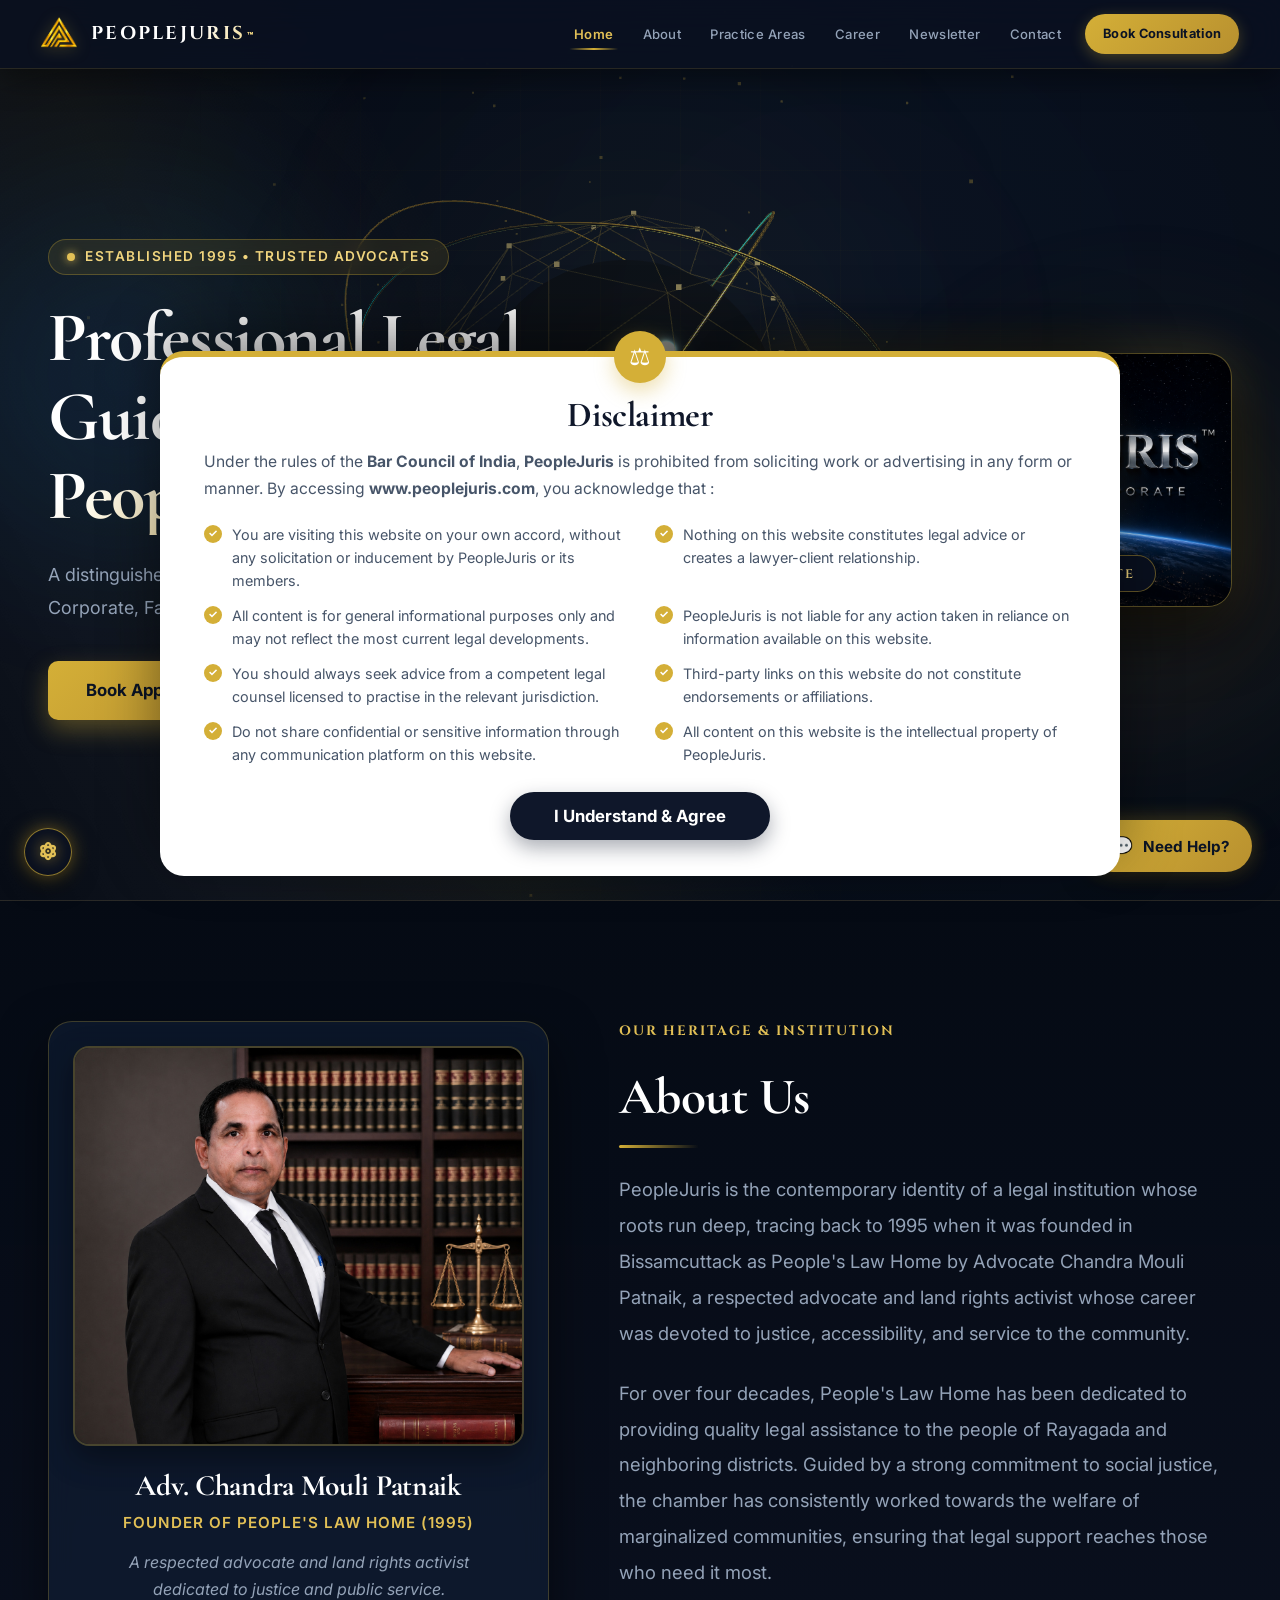
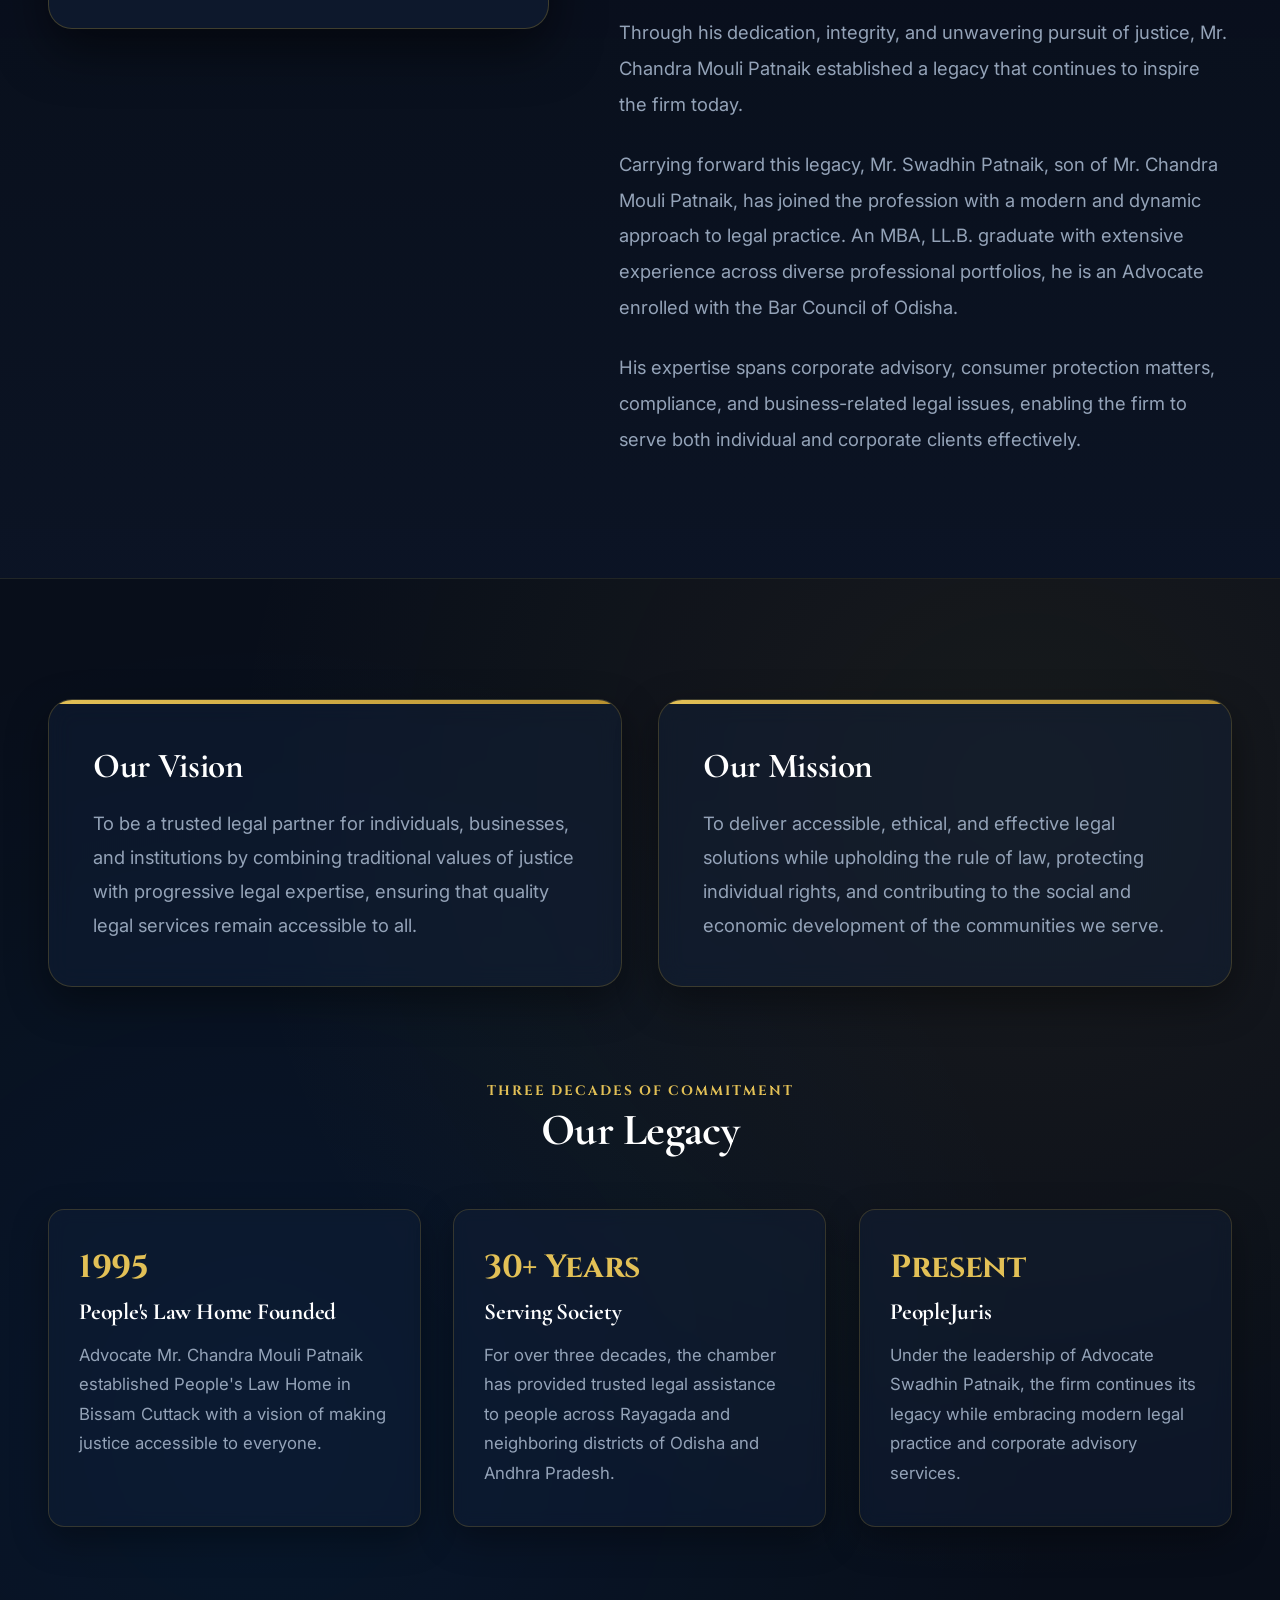
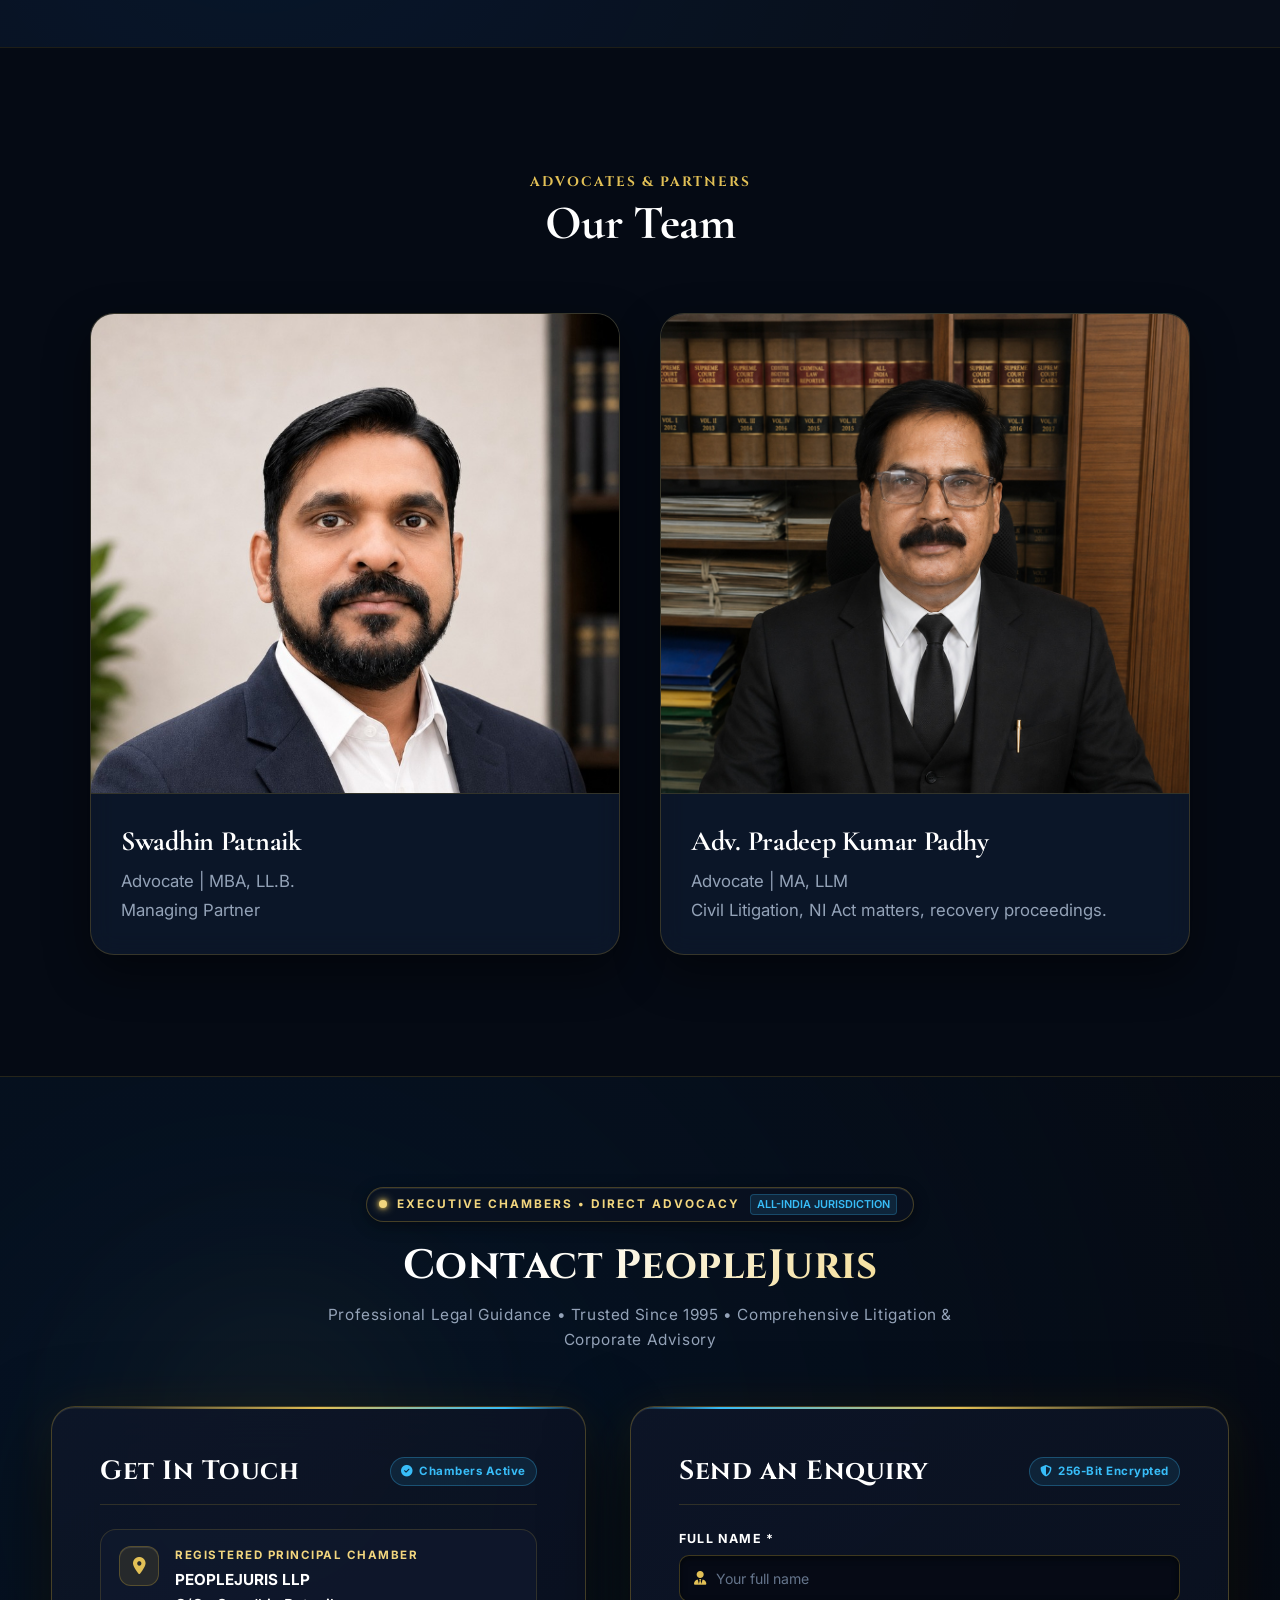
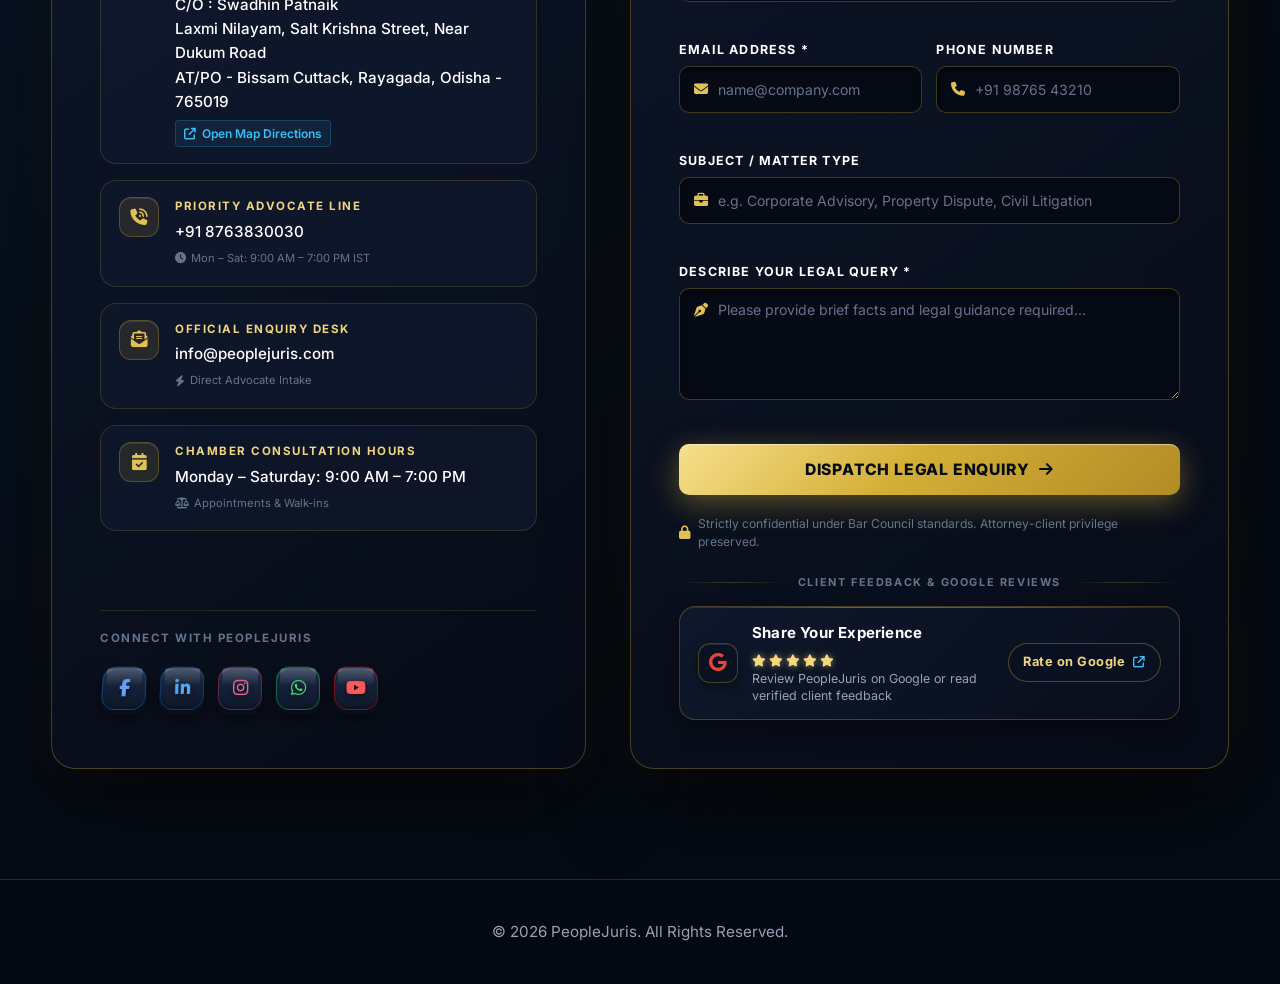
<file: index.html>
<!DOCTYPE html>
<html lang="en">
<head>
    <meta charset="UTF-8">
    <meta name="viewport" content="width=device-width, initial-scale=1.0">
    <meta name="description" content="PeopleJuris LLP is a trusted law firm providing legal services in Civil, Criminal, Corporate, Family, Property, Consumer and Business Law across Odisha and India.">
    <meta name="keywords" content="PeopleJuris LLP, Law Firm, Advocate, Rayagada Lawyer, Corporate Lawyer, Civil Lawyer, Criminal Lawyer">
    <meta name="author" content="PeopleJuris LLP">
    <title>PeopleJuris LLP | Trusted Law Firm in Odisha</title>

    <!-- Favicon -->
    <link rel="icon" href="favicon.ico">
    <link rel="icon" type="image/png" sizes="48x48" href="images/favicon.png">
    <link rel="apple-touch-icon" href="images/favicon.png">

    <!-- Google Fonts -->
    <link rel="preconnect" href="https://fonts.googleapis.com">
    <link rel="preconnect" href="https://fonts.gstatic.com" crossorigin>
    <link href="https://fonts.googleapis.com/css2?family=Cinzel:wght@700&family=Cormorant+Garamond:wght@500;600;700&family=Inter:wght@300;400;500;600;700;800&display=swap" rel="stylesheet">

    <!-- Font Awesome -->
    <link rel="stylesheet" href="https://cdnjs.cloudflare.com/ajax/libs/font-awesome/6.7.2/css/all.min.css">

    <!-- Stylesheets -->
    <link rel="stylesheet" href="css/style.css">
    <link rel="stylesheet" href="css/mobile.css">

    <!-- Structured Data -->
    <script type="application/ld+json">
    {
      "@context": "https://schema.org",
      "@type": "LegalService",
      "name": "PeopleJuris LLP",
      "url": "https://peoplejuris.com",
      "logo": "https://peoplejuris.com/images/favicon.png",
      "telephone": "+918763830030",
      "email": "info@peoplejuris.com",
      "address": {
        "@type": "PostalAddress",
        "streetAddress": "Laxmi Nilayam, Salt Krishna Street, Near Dukum Road, AT/PO - Bissam Cuttack",
        "addressLocality": "Rayagada",
        "addressRegion": "Odisha",
        "postalCode": "765019",
        "addressCountry": "IN"
      }
    }
    </script>
</head>
<body>

    <!-- Header Navigation -->
    <nav>
        <a href="index.html" class="logo" aria-label="PeopleJuris Home">
            <img src="images/favicon.png" alt="PeopleJuris Logo">
            <span>peoplejuris<sup class="tm-mark">™</sup></span>
        </a>

        <button class="menu-toggle" id="menuToggle" aria-label="Toggle navigation menu" aria-expanded="false">☰</button>

        <ul id="navLinks">
            <li><a href="#home" class="active">Home</a></li>
            <li><a href="#about">About</a></li>
            <li><a href="practice-areas.html">Practice Areas</a></li>
            <li><a href="career.html">Career</a></li>
            <li><a href="newsletter.html">Newsletter</a></li>
            <li><a href="#contact">Contact</a></li>
            <li><a href="consultation.html" class="nav-cta">Book Consultation</a></li>
        </ul>
    </nav>

    <main>
        <!-- Hero Section with Ambient 3D Depth -->
        <section class="hero" id="home">
            <!-- Ambient Background Engine -->
            <div class="ambient-canvas-wrapper" aria-hidden="true">
                <div class="ambient-glow-blue"></div>
                <div class="ambient-glow-gold"></div>
                <div class="ambient-glow-center"></div>
                <div class="hero-light"></div>
                <div class="bg-grid-overlay"></div>
            </div>

            <div class="hero-inner">
                <!-- Hero Typography & CTAs -->
                <div class="hero-content">
                    <div class="hero-badge">
                        <span class="badge-dot"></span>
                        Established 1995 • Trusted Advocates
                    </div>

                    <h1>
                        Professional Legal Guidance.<br>
                        <span class="gold-text">PeopleJuris LLP</span>
                    </h1>

                    <p class="hero-subtext">
                        A distinguished law firm providing strategic legal counsel in Civil, Criminal, Corporate, Family, Property, and Consumer Law across Odisha and India.
                    </p>

                    <div class="hero-actions">
                        <a href="consultation.html" class="hero-btn">Book Appointment</a>
                        <a href="practice-areas.html" class="btn-secondary">Explore Practice Areas</a>
                    </div>
                </div>

                <!-- 3D Spatial Crest Stage -->
                <div class="hero-stage-3d">
                    <div class="hero-3d-card">
                        <div class="stage-accent-1" aria-hidden="true"></div>
                        <div class="stage-accent-2" aria-hidden="true"></div>
                        <img src="images/heroclasic.png" alt="PeopleJuris Classical Emblem" class="hero-crest-img">
                        <div class="hero-stage-badge">people.community.corporate</div>
                    </div>
                </div>
            </div>
        </section>

        <!-- About Section -->
        <section id="about" class="about">
            <div class="about-inner">
                <!-- Founder Spotlight -->
                <div class="about-image">
                    <img src="images/founder.jpg" alt="Adv. Chandra Mouli Patnaik">
                    <h3>Adv. Chandra Mouli Patnaik</h3>
                    <span class="founder-title">Founder of People's Law Home (1995)</span>
                    <p>
                        A respected advocate and land rights activist dedicated to justice and public service.
                    </p>
                </div>

                <!-- About Narrative -->
                <div class="about-content">
                    <span class="section-label">Our Heritage & Institution</span>
                    <h2>About Us</h2>

                    <p>
                        PeopleJuris is the contemporary identity of a legal institution whose roots run deep, tracing back to 1995 when it was founded in Bissamcuttack as People's Law Home by Advocate Chandra Mouli Patnaik, a respected advocate and land rights activist whose career was devoted to justice, accessibility, and service to the community.
                    </p>

                    <p>
                        For over four decades, People's Law Home has been dedicated to providing quality legal assistance to the people of Rayagada and neighboring districts. Guided by a strong commitment to social justice, the chamber has consistently worked towards the welfare of marginalized communities, ensuring that legal support reaches those who need it most.
                    </p>

                    <p>
                        Through his dedication, integrity, and unwavering pursuit of justice, Mr. Chandra Mouli Patnaik established a legacy that continues to inspire the firm today.
                    </p>

                    <p>
                        Carrying forward this legacy, Mr. Swadhin Patnaik, son of Mr. Chandra Mouli Patnaik, has joined the profession with a modern and dynamic approach to legal practice. An MBA, LL.B. graduate with extensive experience across diverse professional portfolios, he is an Advocate enrolled with the Bar Council of Odisha.
                    </p>

                    <p>
                        His expertise spans corporate advisory, consumer protection matters, compliance, and business-related legal issues, enabling the firm to serve both individual and corporate clients effectively.
                    </p>
                </div>
            </div>
        </section>

        <!-- Mission, Vision & Legacy -->
        <section class="about-values">
            <div class="about-values-container">
                <div class="mission-vision">
                    <!-- Vision -->
                    <div class="mv-card">
                        <h2>Our Vision</h2>
                        <p>
                            To be a trusted legal partner for individuals, businesses, and institutions by combining traditional values of justice with progressive legal expertise, ensuring that quality legal services remain accessible to all.
                        </p>
                    </div>

                    <!-- Mission -->
                    <div class="mv-card">
                        <h2>Our Mission</h2>
                        <p>
                            To deliver accessible, ethical, and effective legal solutions while upholding the rule of law, protecting individual rights, and contributing to the social and economic development of the communities we serve.
                        </p>
                    </div>
                </div>

                <!-- Legacy Timeline -->
                <div class="legacy">
                    <span class="section-label">Three Decades of Commitment</span>
                    <h2>Our Legacy</h2>

                    <div class="timeline">
                        <div class="timeline-card">
                            <h3>1995</h3>
                            <h4>People's Law Home Founded</h4>
                            <p>
                                Advocate Mr. Chandra Mouli Patnaik established People's Law Home in Bissam Cuttack with a vision of making justice accessible to everyone.
                            </p>
                        </div>

                        <div class="timeline-card">
                            <h3>30+ Years</h3>
                            <h4>Serving Society</h4>
                            <p>
                                For over three decades, the chamber has provided trusted legal assistance to people across Rayagada and neighboring districts of Odisha and Andhra Pradesh.
                            </p>
                        </div>

                        <div class="timeline-card">
                            <h3>Present</h3>
                            <h4>PeopleJuris</h4>
                            <p>
                                Under the leadership of Advocate Swadhin Patnaik, the firm continues its legacy while embracing modern legal practice and corporate advisory services.
                            </p>
                        </div>
                    </div>
                </div>
            </div>
        </section>

        <!-- Leadership Section -->
        <section class="leadership">
            <div class="leadership-inner">
                <span class="section-label">Advocates & Partners</span>
                <h2>Our Team</h2>

                <div class="leaders">
                    <div class="leader-card">
                        <img src="images/swadhin.jpeg" alt="Adv. Swadhin Patnaik">
                        <div class="leader-info">
                            <h3>Swadhin Patnaik</h3>
                            <p>
                                Advocate | MBA, LL.B.<br>
                                Managing Partner
                            </p>
                        </div>
                    </div>

                    <div class="leader-card">
                        <img src="images/team.jpg" alt="Adv. Pradeep Kumar Padhy">
                        <div class="leader-info">
                            <h3>Adv. Pradeep Kumar Padhy</h3>
                            <p>
                                Advocate | MA, LLM<br>
                                Civil Litigation, NI Act matters, recovery proceedings.
                            </p>
                        </div>
                    </div>
                </div>
            </div>
        </section>

        <!-- Modern Advanced-Tech Contact Section -->
        <section id="contact" class="contact">
            <!-- Background Ambient Glow Orbs -->
            <div class="tech-glow-orb orb-gold" aria-hidden="true"></div>
            <div class="tech-glow-orb orb-cyan" aria-hidden="true"></div>

            <div class="contact-inner">
                <div class="contact-header-wrap">
                    <div class="contact-hud-tag">
                        <span class="hud-led"></span>
                        <span class="hud-text">EXECUTIVE CHAMBERS • DIRECT ADVOCACY</span>
                        <span class="hud-code">ALL-INDIA JURISDICTION</span>
                    </div>
                    <h2>Contact PeopleJuris</h2>
                    <p class="contact-title">Professional Legal Guidance • Trusted Since 1995 • Comprehensive Litigation & Corporate Advisory</p>
                </div>

                <div class="contact-wrapper">
                    <!-- Left Side: Executive Chamber & Channels -->
                    <div class="contact-info">
                        <div class="card-header-bar">
                            <h3>Get In Touch</h3>
                            <span class="chamber-status-badge"><i class="fas fa-circle-check"></i> Chambers Active</span>
                        </div>

                        <div class="contact-channels">
                            <!-- Channel 1: Principal Chamber Address -->
                            <div class="channel-card">
                                <div class="channel-icon">
                                    <i class="fas fa-location-dot"></i>
                                </div>
                                <div class="channel-body">
                                    <div class="channel-label">REGISTERED PRINCIPAL CHAMBER</div>
                                    <div class="channel-value">
                                        <strong>PEOPLEJURIS LLP</strong><br>
                                        C/O : Swadhin Patnaik<br>
                                        Laxmi Nilayam, Salt Krishna Street, Near Dukum Road<br>
                                        AT/PO - Bissam Cuttack, Rayagada, Odisha - 765019
                                    </div>
                                    <a href="https://maps.google.com/?q=PeopleJuris+LLP+Bissam+Cuttack+Rayagada" target="_blank" rel="noopener noreferrer" class="channel-action-link">
                                        <i class="fas fa-arrow-up-right-from-square"></i> Open Map Directions
                                    </a>
                                </div>
                            </div>

                            <!-- Channel 2: Telephone Line -->
                            <div class="channel-card">
                                <div class="channel-icon">
                                    <i class="fas fa-phone-volume"></i>
                                </div>
                                <div class="channel-body">
                                    <div class="channel-label">PRIORITY ADVOCATE LINE</div>
                                    <div class="channel-value">
                                        <a href="tel:+918763830030">+91 8763830030</a>
                                    </div>
                                    <div class="channel-meta-pill">
                                        <i class="fas fa-clock"></i> Mon – Sat: 9:00 AM – 7:00 PM IST
                                    </div>
                                </div>
                            </div>

                            <!-- Channel 3: Email Desk -->
                            <div class="channel-card">
                                <div class="channel-icon">
                                    <i class="fas fa-envelope-open-text"></i>
                                </div>
                                <div class="channel-body">
                                    <div class="channel-label">OFFICIAL ENQUIRY DESK</div>
                                    <div class="channel-value">
                                        <a href="mailto:info@peoplejuris.com">info@peoplejuris.com</a>
                                    </div>
                                    <div class="channel-meta-pill">
                                        <i class="fas fa-bolt"></i> Direct Advocate Intake
                                    </div>
                                </div>
                            </div>

                            <!-- Channel 4: Chamber Hours -->
                            <div class="channel-card">
                                <div class="channel-icon">
                                    <i class="fas fa-calendar-check"></i>
                                </div>
                                <div class="channel-body">
                                    <div class="channel-label">CHAMBER CONSULTATION HOURS</div>
                                    <div class="channel-value">
                                        Monday – Saturday: 9:00 AM – 7:00 PM
                                    </div>
                                    <div class="channel-meta-pill">
                                        <i class="fas fa-scale-balanced"></i> Appointments & Walk-ins
                                    </div>
                                </div>
                            </div>
                        </div>

                        <!-- Social Channels -->
                        <div class="contact-social-section">
                            <div class="social-bar-label">CONNECT WITH PEOPLEJURIS</div>
                            <div class="social-icons">
                                <a href="https://www.facebook.com/people/PeopleJuris-LLP/61592838040114/" target="_blank" rel="noopener noreferrer" class="social-3d-btn social-fb" aria-label="Facebook">
                                    <i class="fab fa-facebook-f"></i>
                                </a>
                                <a href="https://www.linkedin.com/company/peoplejuris" target="_blank" rel="noopener noreferrer" class="social-3d-btn social-li" aria-label="LinkedIn">
                                    <i class="fab fa-linkedin-in"></i>
                                </a>
                                <a href="https://instagram.com/yourpage" target="_blank" rel="noopener noreferrer" class="social-3d-btn social-ig" aria-label="Instagram">
                                    <i class="fab fa-instagram"></i>
                                </a>
                                <a href="https://wa.me/918763830030" target="_blank" rel="noopener noreferrer" class="social-3d-btn social-wa" aria-label="WhatsApp">
                                    <i class="fab fa-whatsapp"></i>
                                </a>
                                <a href="https://youtube.com/@yourchannel" target="_blank" rel="noopener noreferrer" class="social-3d-btn social-yt" aria-label="YouTube">
                                    <i class="fab fa-youtube"></i>
                                </a>
                            </div>
                        </div>
                    </div>

                    <!-- Right Side: Encrypted Client Intake Form -->
                    <div class="contact-form">
                        <div class="card-header-bar">
                            <h3>Send an Enquiry</h3>
                            <span class="chamber-status-badge"><i class="fas fa-shield-halved"></i> 256-Bit Encrypted</span>
                        </div>

                        <form action="https://formsubmit.co/patnaikbinaya61@email.com" method="POST">
                            <input type="hidden" name="_subject" value="New Website Contact Enquiry - PeopleJuris">
                            <input type="hidden" name="_captcha" value="false">

                            <div class="form-group">
                                <label for="contactName">Full Name *</label>
                                <div class="form-input-shell">
                                    <i class="fas fa-user-tie shell-icon"></i>
                                    <input type="text" id="contactName" name="Name" placeholder="Your full name" required autocomplete="name">
                                </div>
                            </div>

                            <div class="form-grid-duo">
                                <div class="form-group">
                                    <label for="contactEmail">Email Address *</label>
                                    <div class="form-input-shell">
                                        <i class="fas fa-envelope shell-icon"></i>
                                        <input type="email" id="contactEmail" name="Email" placeholder="name@company.com" required autocomplete="email">
                                    </div>
                                </div>

                                <div class="form-group">
                                    <label for="contactPhone">Phone Number</label>
                                    <div class="form-input-shell">
                                        <i class="fas fa-phone shell-icon"></i>
                                        <input type="tel" id="contactPhone" name="Phone" placeholder="+91 98765 43210" autocomplete="tel">
                                    </div>
                                </div>
                            </div>

                            <div class="form-group">
                                <label for="contactSubject">Subject / Matter Type</label>
                                <div class="form-input-shell">
                                    <i class="fas fa-briefcase shell-icon"></i>
                                    <input type="text" id="contactSubject" name="Subject" placeholder="e.g. Corporate Advisory, Property Dispute, Civil Litigation">
                                </div>
                            </div>

                            <div class="form-group">
                                <label for="contactMessage">Describe your legal query *</label>
                                <div class="form-input-shell textarea-shell">
                                    <i class="fas fa-pen-nib shell-icon"></i>
                                    <textarea id="contactMessage" rows="4" name="Message" placeholder="Please provide brief facts and legal guidance required..." required></textarea>
                                </div>
                            </div>

                            <button type="submit" class="contact-submit-btn">
                                <span class="btn-shimmer"></span>
                                <span class="btn-content">
                                    <span>Dispatch Legal Enquiry</span>
                                    <i class="fas fa-arrow-right"></i>
                                </span>
                            </button>

                            <p class="contact-form-disclaimer">
                                <i class="fas fa-lock"></i> Strictly confidential under Bar Council standards. Attorney-client privilege preserved.
                            </p>
                        </form>

                        <!-- Interactive Google Review & Client Feedback Station -->
                        <div class="feedback-station">
                            <div class="feedback-divider">
                                <span>CLIENT FEEDBACK & GOOGLE REVIEWS</span>
                            </div>

                            <a href="https://www.google.com/search?q=peoplejuris&amp;rlz=1C1VDKB_enIN1110IN1110&amp;oq=pe&amp;gs_lcrp=EgZjaHJvbWUqCAgAEEUYJxg7MggIABBFGCcYOzIGCAEQRRg5MgoIAhAAGLEDGIAEMgoIAxAAGLEDGIAEMgcIBBAAGIAEMgYIBRBFGDwyBggGEEUYPTIGCAcQRRg90gEIMTUwNGowajeoAgiwAgE&amp;sourceid=chrome&amp;source=chrome.ob&amp;ie=UTF-8#lrd=0x3a24ab2ebac8755d:0x756edcd3cd82cfd,1,,,,"
                               target="_blank"
                               rel="noopener noreferrer"
                               class="feedback-interactive-card"
                               aria-label="Leave feedback for PeopleJuris on Google Reviews">
                                <div class="feedback-card-left">
                                    <div class="google-badge-icon">
                                        <i class="fab fa-google"></i>
                                    </div>
                                    <div class="feedback-text-wrap">
                                        <div class="feedback-headline">
                                            <span>Share Your Experience</span>
                                            <div class="feedback-stars">
                                                <i class="fas fa-star"></i>
                                                <i class="fas fa-star"></i>
                                                <i class="fas fa-star"></i>
                                                <i class="fas fa-star"></i>
                                                <i class="fas fa-star"></i>
                                            </div>
                                        </div>
                                        <p class="feedback-subtext">Review PeopleJuris on Google or read verified client feedback</p>
                                    </div>
                                </div>
                                <div class="feedback-action-pill">
                                    <span>Rate on Google</span>
                                    <i class="fas fa-arrow-up-right-from-square"></i>
                                </div>
                            </a>
                        </div>
                    </div>
                </div>
            </div>
        </section>
    </main>

    <!-- Global Footer -->
    <footer class="footer-inner">
        <p>© 2026 PeopleJuris. All Rights Reserved.</p>
    </footer>

    <!-- =========================================
         BAR COUNCIL OF INDIA DISCLAIMER PANEL
    ========================================= -->
    <div id="disclaimerPopup" class="disclaimer-panel" role="dialog" aria-modal="true" aria-labelledby="disclaimerHeading">
        <div class="disclaimer-content">
            <div class="disclaimer-header">
                <h3 id="disclaimerHeading">Disclaimer</h3>
            </div>

            <p>
                Under the rules of the <strong>Bar Council of India</strong>,
                <strong>PeopleJuris</strong> is prohibited from soliciting work
                or advertising in any form or manner. By accessing
                <strong>www.peoplejuris.com</strong>, you acknowledge that :
            </p>

            <ul>
                <li>You are visiting this website on your own accord, without any solicitation or inducement by PeopleJuris or its members.</li>
                <li>Nothing on this website constitutes legal advice or creates a lawyer-client relationship.</li>
                <li>All content is for general informational purposes only and may not reflect the most current legal developments.</li>
                <li>PeopleJuris is not liable for any action taken in reliance on information available on this website.</li>
                <li>You should always seek advice from a competent legal counsel licensed to practise in the relevant jurisdiction.</li>
                <li>Third-party links on this website do not constitute endorsements or affiliations.</li>
                <li>Do not share confidential or sensitive information through any communication platform on this website.</li>
                <li>All content on this website is the intellectual property of PeopleJuris.</li>
            </ul>

            <div class="disclaimer-actions">
                <button id="agreeBtn" class="agree-btn">I Understand & Agree</button>
            </div>
        </div>
    </div>

    <!-- =========================================
         PEOPLEJURIS AI HELP CHATBOT WIDGET
    ========================================= -->
    <div id="pjChatWidget">
        <button id="pjChatButton" aria-label="Open PeopleJuris Help Assistant">
            <span class="pj-chat-icon">💬</span>
            <span class="pj-chat-label">Need Help?</span>
        </button>

        <div id="pjChatBox" role="dialog" aria-label="PeopleJuris Information Assistant">
            <div class="pj-chat-header">
                <div class="pj-chat-title">
                    <div class="pj-chat-logo">
                        <img src="images/favicon.png" alt="PeopleJuris Logo">
                    </div>
                    <div>
                        <h3>PeopleJuris Help</h3>
                        <span>General Information Assistant</span>
                    </div>
                </div>
                <button id="pjChatClose" aria-label="Close chat">×</button>
            </div>

            <div id="pjChatMessages">
                <div class="pj-message pj-bot">
                    <div class="pj-message-bubble">
                        <strong>Hello! 👋</strong>
                        <p>Welcome to PeopleJuris. How can I help you today?</p>
                    </div>
                </div>

                <div class="pj-quick-questions">
                    <button data-question="What practice areas does PeopleJuris handle?">⚖ Practice Areas</button>
                    <button data-question="How can I contact PeopleJuris?">📞 Contact PeopleJuris</button>
                    <button data-question="How can I apply for an internship?">💼 Internship</button>
                    <button data-question="Where is PeopleJuris located?">📍 Office Location</button>
                    <button data-question="What is the PeopleJuris newsletter?">📰 Newsletter</button>
                </div>
            </div>

            <div class="pj-chat-disclaimer">
                ⚠️ This assistant provides general information about PeopleJuris and does not provide legal advice. No lawyer-client relationship is created through this chat.
            </div>

            <div class="pj-chat-input-area">
                <input type="text" id="pjChatInput" placeholder="Ask PeopleJuris..." autocomplete="off">
                <button id="pjChatSend" aria-label="Send message">➤</button>
            </div>
        </div>
    </div>

    <!-- JavaScript (Three.js 3D Engine, Ambient Controller, Core Interactions) -->
    <script src="js/three.min.js"></script>
    <script src="js/ambient-engine.js"></script>
    <script src="js/script.js"></script>
</body>
</html>
</file>
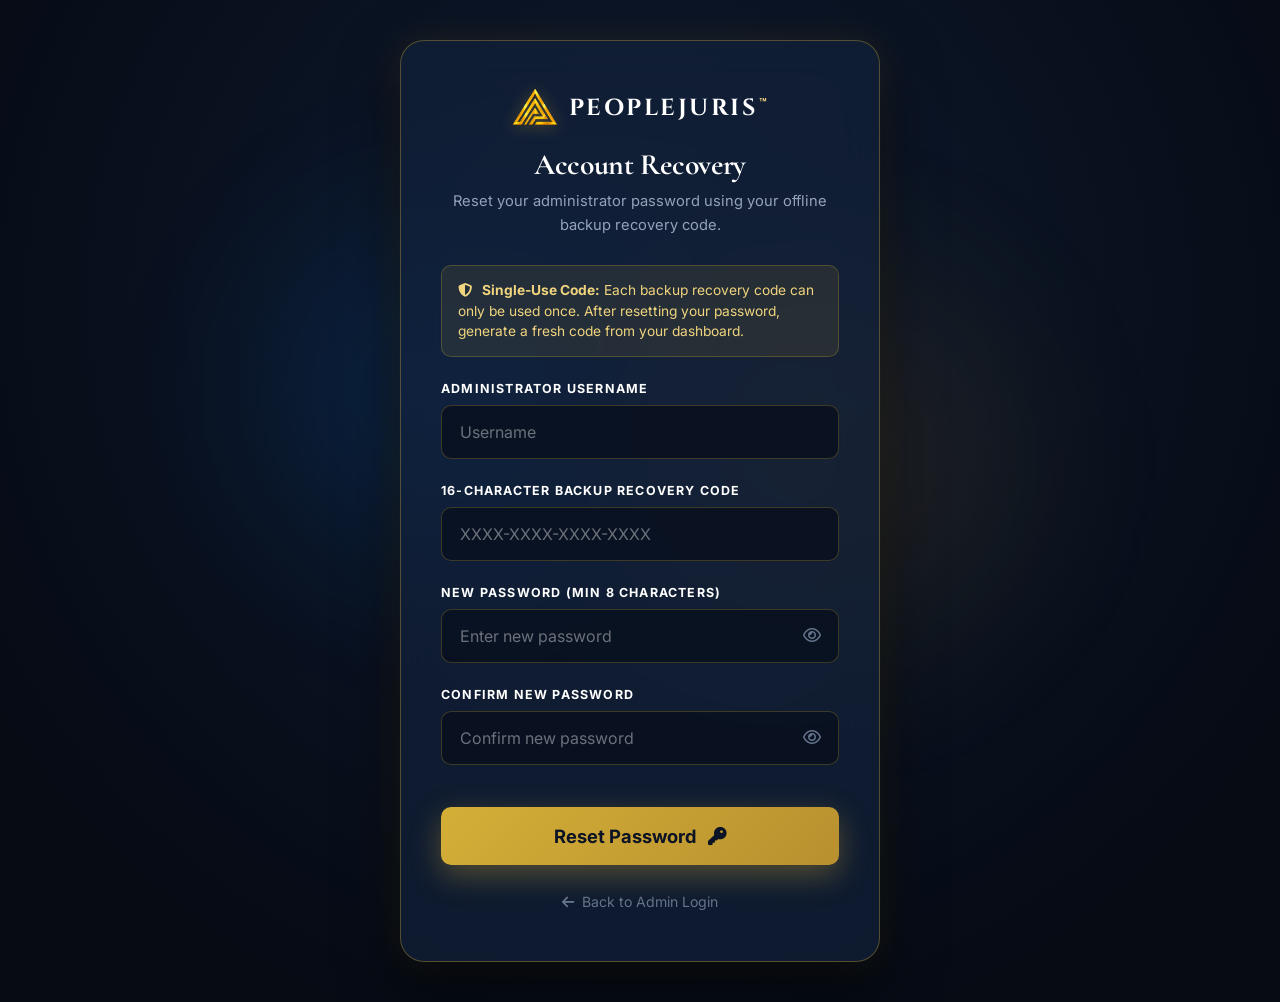
<file: admin-forgot-password.html>
<!DOCTYPE html>
<html lang="en">
<head>
    <meta charset="UTF-8">
    <meta name="viewport" content="width=device-width, initial-scale=1.0">
    <title>Reset Password | PeopleJuris LLP</title>

    <!-- Favicon -->
    <link rel="icon" href="favicon.ico">
    <link rel="icon" type="image/png" sizes="48x48" href="images/favicon.png">

    <!-- Fonts -->
    <link rel="preconnect" href="https://fonts.googleapis.com">
    <link rel="preconnect" href="https://fonts.gstatic.com" crossorigin>
    <link href="https://fonts.googleapis.com/css2?family=Cinzel:wght@700&family=Cormorant+Garamond:wght@600;700&family=Inter:wght@400;500;600;700&display=swap" rel="stylesheet">
    <link rel="stylesheet" href="https://cdnjs.cloudflare.com/ajax/libs/font-awesome/6.7.2/css/all.min.css">

    <!-- Stylesheets -->
    <link rel="stylesheet" href="css/style.css">
    <link rel="stylesheet" href="css/mobile.css">

    <style>
        .auth-container {
            min-height: 100vh;
            display: flex;
            align-items: center;
            justify-content: center;
            padding: 40px 20px;
            background: 
                radial-gradient(circle at 50% 30%, rgba(19, 34, 61, 0.7) 0%, rgba(6, 11, 20, 0.98) 80%),
                var(--pj-navy-950);
            position: relative;
            overflow: hidden;
        }

        .auth-card {
            width: 100%;
            max-width: 480px;
            background: rgba(19, 34, 61, 0.65);
            border: 1px solid rgba(212, 175, 55, 0.35);
            border-radius: var(--pj-radius-xl);
            padding: 46px 40px;
            backdrop-filter: blur(20px);
            -webkit-backdrop-filter: blur(20px);
            box-shadow: 0 25px 60px rgba(0, 0, 0, 0.6), 0 0 35px rgba(212, 175, 55, 0.12);
            position: relative;
            z-index: 2;
        }

        .auth-header {
            text-align: center;
            margin-bottom: 28px;
        }

        .auth-logo {
            display: inline-flex;
            align-items: center;
            gap: 12px;
            margin-bottom: 16px;
            text-decoration: none;
        }

        .auth-logo img {
            width: 44px;
            height: 44px;
            object-fit: contain;
            filter: drop-shadow(0 2px 8px rgba(212, 175, 55, 0.4));
        }

        .auth-logo span {
            font-family: var(--pj-font-brand);
            font-size: 1.45rem;
            font-weight: 700;
            letter-spacing: 2.5px;
            text-transform: uppercase;
            color: #ffffff;
        }

        .auth-logo .tm-mark {
            font-size: 0.52em;
            vertical-align: super;
            margin-left: 2px;
            font-family: var(--pj-font-body);
            font-weight: 700;
            color: var(--pj-gold-300);
            letter-spacing: 0;
            display: inline-block;
        }

        .auth-header h1 {
            font-size: 1.85rem;
            color: #ffffff;
            margin-bottom: 6px;
        }

        .auth-header p {
            font-size: 0.92rem;
            color: var(--pj-text-secondary);
            line-height: 1.6;
        }

        .auth-alert {
            display: none;
            padding: 12px 16px;
            border-radius: var(--pj-radius-md);
            font-size: 0.9rem;
            margin-bottom: 24px;
            line-height: 1.5;
        }

        .auth-alert.error {
            display: flex;
            align-items: center;
            gap: 10px;
            background: rgba(239, 68, 68, 0.15);
            border: 1px solid rgba(239, 68, 68, 0.35);
            color: #fca5a5;
        }

        .auth-alert.success {
            display: flex;
            align-items: center;
            gap: 10px;
            background: rgba(34, 197, 94, 0.15);
            border: 1px solid rgba(34, 197, 94, 0.35);
            color: #86efac;
        }

        .recovery-info {
            background: rgba(212, 175, 55, 0.1);
            border: 1px solid rgba(212, 175, 55, 0.25);
            border-radius: var(--pj-radius-md);
            padding: 14px 16px;
            font-size: 0.86rem;
            color: var(--pj-gold-300);
            margin-bottom: 22px;
            line-height: 1.5;
        }

        .form-group input,
        .form-group input[type="text"],
        .form-group input[type="password"] {
            width: 100%;
            background: rgba(10, 17, 32, 0.85);
            border: 1px solid rgba(212, 175, 55, 0.25);
            color: #ffffff;
            font-family: var(--pj-font-body) !important;
            font-size: 1rem !important;
            line-height: 1.5 !important;
            padding: 14px 18px;
            border-radius: var(--pj-radius-md);
            box-sizing: border-box;
            transition: border-color var(--pj-transition-fast), box-shadow var(--pj-transition-fast);
        }

        .form-group input:focus {
            border-color: var(--pj-gold-400);
            box-shadow: 0 0 15px rgba(212, 175, 55, 0.25);
            outline: none;
        }

        .form-group input::placeholder,
        .form-group input::-webkit-input-placeholder,
        .form-group input::-moz-placeholder,
        .form-group input:-ms-input-placeholder {
            color: rgba(255, 255, 255, 0.45) !important;
            font-family: var(--pj-font-body) !important;
            font-size: 0.95rem !important;
            font-weight: 400 !important;
            letter-spacing: normal !important;
            line-height: normal !important;
            opacity: 1 !important;
        }

        .form-group input:-webkit-autofill,
        .form-group input:-webkit-autofill:hover, 
        .form-group input:-webkit-autofill:focus,
        .form-group input:-webkit-autofill:active {
            -webkit-box-shadow: 0 0 0 1000px #0a1120 inset !important;
            -webkit-text-fill-color: #ffffff !important;
            caret-color: #ffffff !important;
            transition: background-color 5000s ease-in-out 0s;
        }

        /* Hide native browser password reveal icon */
        input::-ms-reveal,
        input::-ms-clear {
            display: none;
        }

        .password-wrap {
            position: relative;
            width: 100%;
        }

        .password-toggle {
            position: absolute;
            right: 14px;
            top: 50%;
            transform: translateY(-50%);
            background: none;
            border: none;
            color: var(--pj-text-muted);
            cursor: pointer;
            font-size: 1rem;
            padding: 4px;
            transition: color var(--pj-transition-fast);
        }

        .password-toggle:hover {
            color: var(--pj-gold-400);
        }

        .return-link {
            display: inline-flex;
            align-items: center;
            gap: 8px;
            margin-top: 26px;
            color: var(--pj-text-muted);
            font-size: 0.88rem;
            text-decoration: none;
            width: 100%;
            justify-content: center;
        }

        .return-link:hover {
            color: var(--pj-gold-400);
        }
    </style>
</head>
<body>

    <div class="auth-container">
        <!-- Ambient Background Glows -->
        <div class="ambient-canvas-wrapper" aria-hidden="true">
            <div class="ambient-glow-gold" style="top: 20%; right: 15%;"></div>
            <div class="ambient-glow-blue" style="bottom: 20%; left: 15%;"></div>
        </div>

        <div class="auth-card">
            <div class="auth-header">
                <a href="index.html" class="auth-logo" aria-label="PeopleJuris Home">
                    <img src="images/favicon.png" alt="PeopleJuris Logo">
                    <span>peoplejuris<sup class="tm-mark">™</sup></span>
                </a>
                <h1>Account Recovery</h1>
                <p>Reset your administrator password using your offline backup recovery code.</p>
            </div>

            <div class="recovery-info">
                <i class="fas fa-shield-alt" style="margin-right: 6px;"></i>
                <strong>Single-Use Code:</strong> Each backup recovery code can only be used once. After resetting your password, generate a fresh code from your dashboard.
            </div>

            <div id="alertBox" class="auth-alert" role="alert"></div>

            <form id="recoveryForm">
                <div class="form-group">
                    <label for="username">Administrator Username</label>
                    <input type="text" id="username" name="username" placeholder="Username" required autocomplete="username">
                </div>

                <div class="form-group">
                    <label for="recoveryCode">16-Character Backup Recovery Code</label>
                    <input type="text" id="recoveryCode" name="recovery_code" placeholder="XXXX-XXXX-XXXX-XXXX" required autocomplete="off" style="letter-spacing: 1.5px; font-family: monospace; text-transform: uppercase;">
                </div>

                <div class="form-group">
                    <label for="newPassword">New Password (Min 8 characters)</label>
                    <div class="password-wrap">
                        <input type="password" id="newPassword" name="new_password" placeholder="Enter new password" required autocomplete="new-password" style="padding-right: 42px;">
                        <button type="button" class="password-toggle" id="toggleNewPassword" aria-label="Show or hide new password">
                            <i class="far fa-eye" id="eyeIconNew"></i>
                        </button>
                    </div>
                </div>

                <div class="form-group">
                    <label for="confirmPassword">Confirm New Password</label>
                    <div class="password-wrap">
                        <input type="password" id="confirmPassword" name="confirm_password" placeholder="Confirm new password" required autocomplete="new-password" style="padding-right: 42px;">
                        <button type="button" class="password-toggle" id="toggleConfirmPassword" aria-label="Show or hide confirm password">
                            <i class="far fa-eye" id="eyeIconConfirm"></i>
                        </button>
                    </div>
                </div>

                <button type="submit" class="submit-btn" id="submitBtn" style="margin-top: 20px;">
                    <span id="btnText">Reset Password</span>
                    <i class="fas fa-key" style="margin-left: 8px;"></i>
                </button>
            </form>

            <a href="admin-login.html" class="return-link">
                <i class="fas fa-arrow-left"></i>
                <span>Back to Admin Login</span>
            </a>
        </div>
    </div>

    <script>
        document.addEventListener('DOMContentLoaded', function () {
            const form = document.getElementById('recoveryForm');
            const alertBox = document.getElementById('alertBox');
            const submitBtn = document.getElementById('submitBtn');
            const btnText = document.getElementById('btnText');
            const codeInput = document.getElementById('recoveryCode');

            // Setup password toggles
            function setupToggle(btnId, inputId, iconId) {
                const btn = document.getElementById(btnId);
                const input = document.getElementById(inputId);
                const icon = document.getElementById(iconId);
                if (!btn || !input || !icon) return;
                btn.addEventListener('click', function (e) {
                    e.preventDefault();
                    const isPass = input.type === 'password';
                    const start = input.selectionStart;
                    const end = input.selectionEnd;
                    input.type = isPass ? 'text' : 'password';
                    icon.className = isPass ? 'far fa-eye-slash' : 'far fa-eye';
                    input.focus();
                    if (start !== null && end !== null) {
                        input.setSelectionRange(start, end);
                    }
                });
            }
            setupToggle('toggleNewPassword', 'newPassword', 'eyeIconNew');
            setupToggle('toggleConfirmPassword', 'confirmPassword', 'eyeIconConfirm');

            // Format recovery code as user types: XXXX-XXXX-XXXX-XXXX
            codeInput.addEventListener('input', function (e) {
                let val = this.value.replace(/[^A-Za-z0-9]/g, '').toUpperCase();
                if (val.length > 16) val = val.substring(0, 16);
                let formatted = '';
                for (let i = 0; i < val.length; i++) {
                    if (i > 0 && i % 4 === 0) formatted += '-';
                    formatted += val[i];
                }
                this.value = formatted;
            });

            // Backend URL resolution
            let customBackend = (localStorage.getItem('pj_backend_url') || '').trim();
            if (customBackend.endsWith('/')) customBackend = customBackend.slice(0, -1);

            let apiBase = '';
            if (customBackend) {
                apiBase = customBackend;
            } else if (window.location.protocol === 'file:') {
                apiBase = 'http://localhost:8000';
            } else if (window.location.port !== '8000' && (window.location.hostname === 'localhost' || window.location.hostname === '127.0.0.1')) {
                apiBase = 'http://localhost:8000';
            }

            form.addEventListener('submit', async function (e) {
                e.preventDefault();
                alertBox.className = 'auth-alert';
                alertBox.style.display = 'none';

                const username = document.getElementById('username').value.trim();
                const recovery_code = codeInput.value.trim();
                const new_password = document.getElementById('newPassword').value;
                const confirm_password = document.getElementById('confirmPassword').value;

                if (!username || !recovery_code || !new_password) {
                    alertBox.className = 'auth-alert error';
                    alertBox.style.display = 'flex';
                    alertBox.textContent = 'Please fill out all required fields.';
                    return;
                }

                if (new_password.length < 8) {
                    alertBox.className = 'auth-alert error';
                    alertBox.style.display = 'flex';
                    alertBox.textContent = 'New password must be at least 8 characters long.';
                    return;
                }

                if (new_password !== confirm_password) {
                    alertBox.className = 'auth-alert error';
                    alertBox.style.display = 'flex';
                    alertBox.textContent = 'Password confirmation does not match.';
                    return;
                }

                submitBtn.disabled = true;
                btnText.textContent = 'Verifying Code...';

                try {
                    const response = await fetch(apiBase + '/api/admin/forgot-password', {
                        method: 'POST',
                        headers: { 'Content-Type': 'application/json' },
                        credentials: 'include',
                        body: JSON.stringify({ username, recovery_code, new_password })
                    });

                    let data = {};
                    const text = await response.text();
                    try {
                        data = text ? JSON.parse(text) : {};
                    } catch (parseErr) {
                        if (response.status === 404 || response.status === 405) {
                            throw new Error(`Endpoint not found (${response.status}). If deployed on static hosting (like GitHub Pages), the Python backend (server.py) is not active on this host.`);
                        }
                        throw new Error(`Server returned non-JSON response (${response.status}).`);
                    }

                    if (response.ok && data.success) {
                        alertBox.className = 'auth-alert success';
                        alertBox.style.display = 'flex';
                        alertBox.textContent = data.message || 'Password reset successfully! Redirecting to login...';
                        form.reset();
                        setTimeout(() => {
                            window.location.href = (window.location.protocol === 'file:' ? 'http://localhost:8000/' : '') + 'admin-login.html';
                        }, 2000);
                    } else {
                        alertBox.className = 'auth-alert error';
                        alertBox.style.display = 'flex';
                        alertBox.textContent = data.error || 'Failed to reset password. Please check your recovery code.';
                    }
                } catch (err) {
                    console.error('Password reset error:', err);
                    alertBox.className = 'auth-alert error';
                    alertBox.style.display = 'flex';
                    alertBox.textContent = `Server communication error: ${err.message || 'connection failed'}. Ensure backend server is reachable.`;
                } finally {
                    submitBtn.disabled = false;
                    btnText.textContent = 'Reset Password';
                }
            });
        });
    </script>
</body>
</html>
</file>
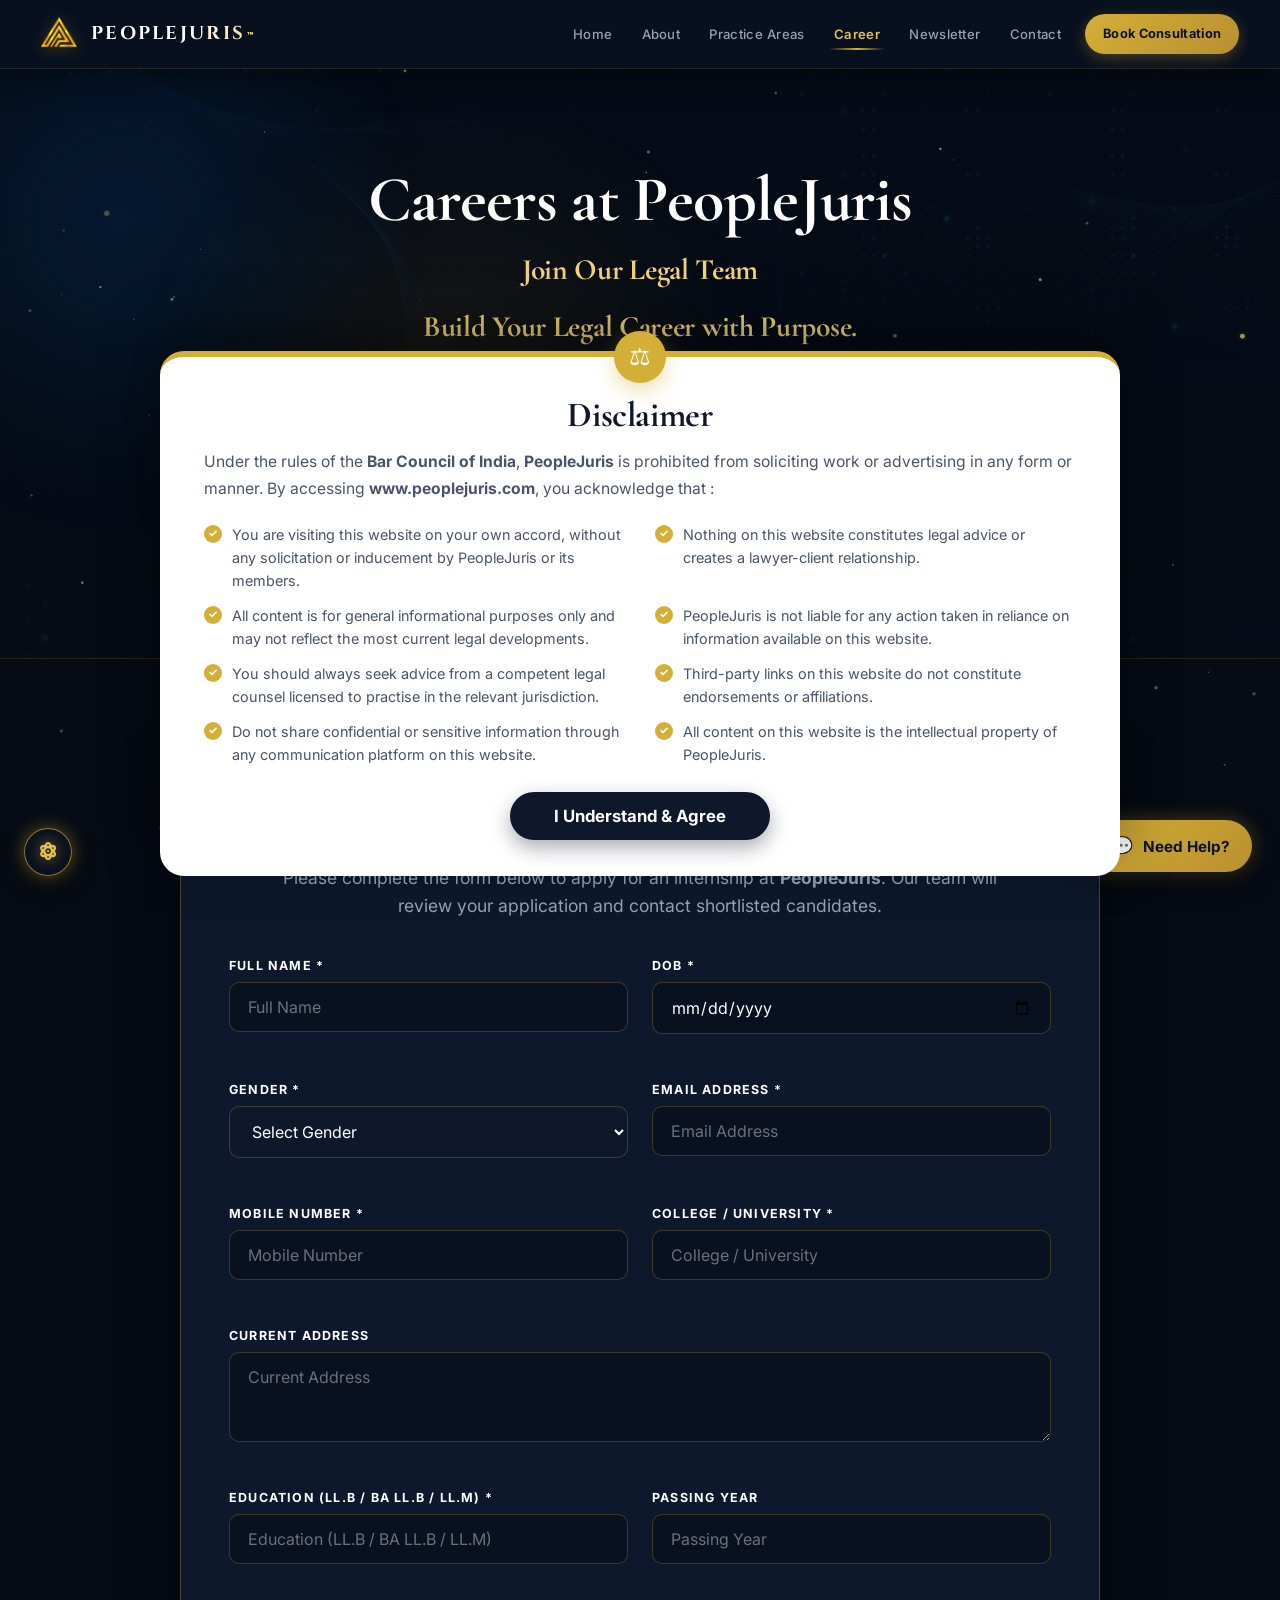
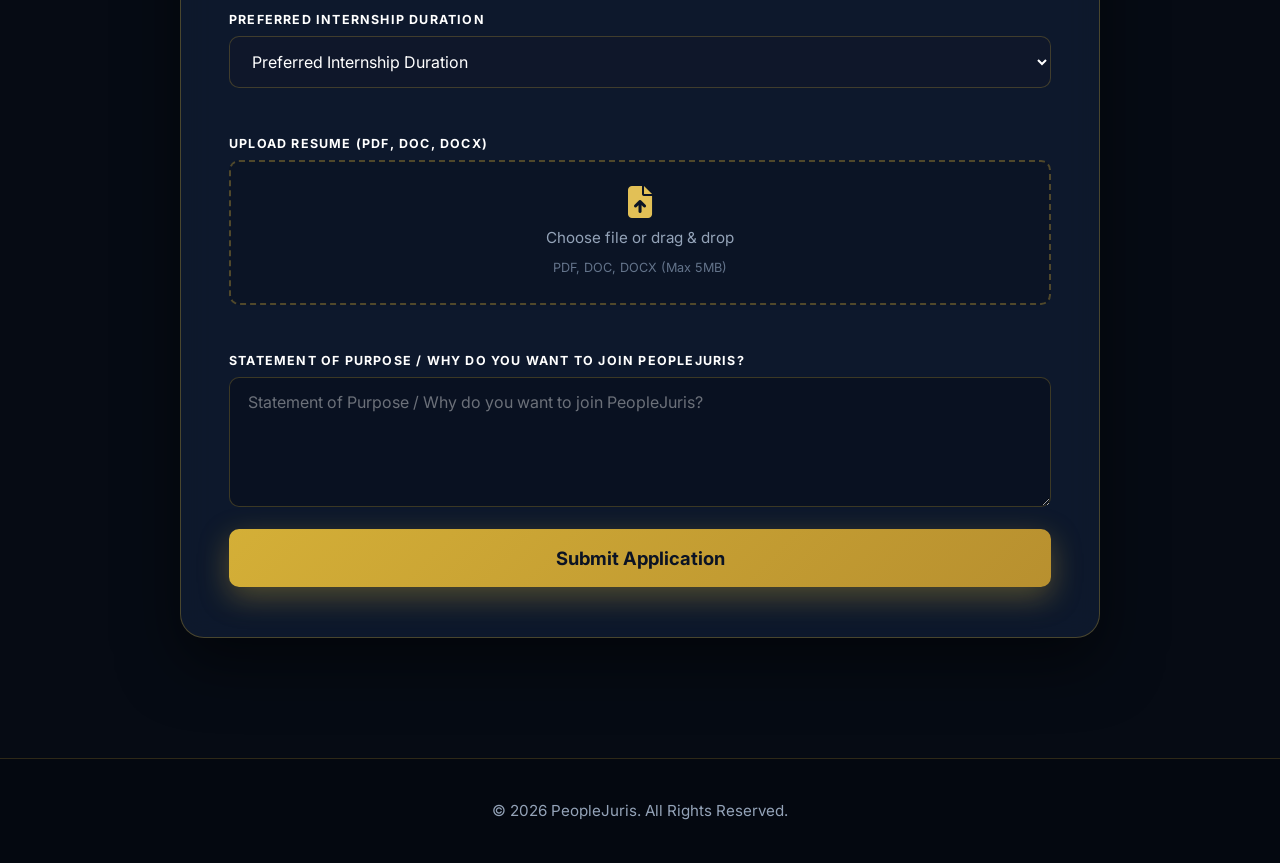
<file: career.html>
<!DOCTYPE html>
<html lang="en">
<head>
    <meta charset="UTF-8">
    <meta name="viewport" content="width=device-width, initial-scale=1.0">
    <meta name="description" content="Join PeopleJuris and build your legal career with purpose. Apply for internships and work alongside experienced advocates.">
    <meta name="keywords" content="PeopleJuris Careers, Internship, Law Internship, Legal Career, Advocate Internship">
    <meta name="author" content="PeopleJuris LLP">
    <title>Careers | PeopleJuris LLP</title>

    <!-- Favicon -->
    <link rel="icon" href="favicon.ico">
    <link rel="icon" type="image/png" sizes="48x48" href="images/favicon.png">
    <link rel="apple-touch-icon" href="images/favicon.png">

    <!-- Google Fonts -->
    <link rel="preconnect" href="https://fonts.googleapis.com">
    <link rel="preconnect" href="https://fonts.gstatic.com" crossorigin>
    <link href="https://fonts.googleapis.com/css2?family=Cinzel:wght@700&family=Cormorant+Garamond:wght@500;600;700&family=Inter:wght@300;400;500;600;700;800&display=swap" rel="stylesheet">

    <!-- Font Awesome -->
    <link rel="stylesheet" href="https://cdnjs.cloudflare.com/ajax/libs/font-awesome/6.7.2/css/all.min.css">

    <!-- Stylesheets -->
    <link rel="stylesheet" href="css/style.css">
    <link rel="stylesheet" href="css/mobile.css">
</head>
<body>

    <!-- Header Navigation -->
    <nav>
        <a href="index.html" class="logo" aria-label="PeopleJuris Home">
            <img src="images/favicon.png" alt="PeopleJuris Logo">
            <span>peoplejuris<sup class="tm-mark">™</sup></span>
        </a>

        <button class="menu-toggle" id="menuToggle" aria-label="Toggle navigation menu" aria-expanded="false">☰</button>

        <ul id="navLinks">
            <li><a href="index.html">Home</a></li>
            <li><a href="index.html#about">About</a></li>
            <li><a href="practice-areas.html">Practice Areas</a></li>
            <li><a href="career.html" class="active">Career</a></li>
            <li><a href="newsletter.html">Newsletter</a></li>
            <li><a href="index.html#contact">Contact</a></li>
            <li><a href="consultation.html" class="nav-cta">Book Consultation</a></li>
        </ul>
    </nav>

    <main>
        <!-- Hero Section -->
        <section class="career-hero">
            <div class="ambient-canvas-wrapper" aria-hidden="true">
                <div class="ambient-glow-blue" style="top: -20px; right: 15%;"></div>
                <div class="ambient-glow-gold" style="bottom: -20px; left: 15%;"></div>
            </div>

            <div class="career-overlay">
                <h1>Careers at PeopleJuris</h1>
                <h2>Join Our Legal Team</h2>
                <h2>Build Your Legal Career with Purpose.</h2>

                <p>
                    Join PeopleJuris and work alongside experienced advocates
                    dedicated to justice, integrity, and excellence.
                    We welcome passionate law students, interns and young
                    professionfully minded individuals who aspire to make a meaningful impact
                    through the legal profession.
                </p>

                <a href="#apply" class="apply-btn">Apply Now</a>
            </div>
        </section>

        <!-- Application Form Section -->
        <section id="apply" class="application">
            <div class="application-inner">
                <h2>Internship Application Form</h2>

                <p>
                    Please complete the form below to apply for an internship at
                    <strong>PeopleJuris</strong>. Our team will review your application
                    and contact shortlisted candidates.
                </p>

                <form action="https://submitkit.dev/api/f/cmvuvwa97001zspv4pa00r4hc" method="POST" enctype="multipart/form-data">
                    <input type="hidden" name="_subject" value="New Internship Application - PeopleJuris">
                    <input type="hidden" name="_captcha" value="false">
                    <input type="hidden" name="_next" value="https://peoplejuris.com/thankyou.html">

                    <div class="form-grid">
                        <div class="form-group">
                            <label for="fullname">Full Name *</label>
                            <input type="text" id="fullname" name="fullname" placeholder="Full Name" required>
                        </div>

                        <div class="form-group">
                            <label for="dob">DOB *</label>
                            <input type="date" id="dob" name="dob" placeholder="DOB" required>
                        </div>

                        <div class="form-group">
                            <label for="gender">Gender *</label>
                            <select id="gender" name="gender" required>
                                <option value="">Select Gender</option>
                                <option>Male</option>
                                <option>Female</option>
                                <option>Other</option>
                            </select>
                        </div>

                        <div class="form-group">
                            <label for="email">Email Address *</label>
                            <input type="email" id="email" name="email" placeholder="Email Address" required>
                        </div>

                        <div class="form-group">
                            <label for="mobile">Mobile Number *</label>
                            <input type="tel" id="mobile" name="mobile" placeholder="Mobile Number" required>
                        </div>

                        <div class="form-group">
                            <label for="college">College / University *</label>
                            <input type="text" id="college" name="college" placeholder="College / University" required>
                        </div>

                        <div class="form-group col-span-2">
                            <label for="address">Current Address</label>
                            <textarea id="address" name="address" placeholder="Current Address" rows="3"></textarea>
                        </div>

                        <div class="form-group">
                            <label for="education">Education (LL.B / BA LL.B / LL.M) *</label>
                            <input type="text" id="education" name="education" placeholder="Education (LL.B / BA LL.B / LL.M)" required>
                        </div>

                        <div class="form-group">
                            <label for="year">Passing Year</label>
                            <input type="number" id="year" name="year" placeholder="Passing Year">
                        </div>

                        <div class="form-group col-span-2">
                            <label for="duration">Preferred Internship Duration</label>
                            <select id="duration" name="duration">
                                <option value="">Preferred Internship Duration</option>
                                <option>1 Month</option>
                                <option>2 Months</option>
                                <option>3 Months</option>
                                <option>6 Months</option>
                            </select>
                        </div>

                        <div class="form-group col-span-2">
                            <label>Upload Resume (PDF, DOC, DOCX)</label>
                            <div class="file-upload-zone" onclick="document.getElementById('resume').click()">
                                <input type="file" id="resume" name="resume" accept=".pdf,.doc,.docx">
                                <div class="file-upload-label">
                                    <i class="fas fa-file-upload"></i>
                                    <span>Choose file or drag & drop</span>
                                    <small style="color: var(--pj-text-muted);">PDF, DOC, DOCX (Max 5MB)</small>
                                </div>
                            </div>
                        </div>

                        <div class="form-group col-span-2">
                            <label for="purpose">Statement of Purpose / Why do you want to join PeopleJuris?</label>
                            <textarea id="purpose" name="purpose" rows="5" placeholder="Statement of Purpose / Why do you want to join PeopleJuris?"></textarea>
                        </div>
                    </div>

                    <button class="submit-btn" type="submit">Submit Application</button>
                </form>
            </div>
        </section>
    </main>

    <!-- Global Footer -->
    <footer>
        <p>© 2026 PeopleJuris. All Rights Reserved.</p>
    </footer>

    <!-- Bar Council Disclaimer Panel -->
    <div id="disclaimerPopup" class="disclaimer-panel" role="dialog" aria-modal="true" aria-labelledby="disclaimerHeading">
        <div class="disclaimer-content">
            <div class="disclaimer-header">
                <h3 id="disclaimerHeading">Disclaimer</h3>
            </div>
            <p>
                Under the rules of the <strong>Bar Council of India</strong>,
                <strong>PeopleJuris</strong> is prohibited from soliciting work
                or advertising in any form or manner. By accessing
                <strong>www.peoplejuris.com</strong>, you acknowledge that :
            </p>
            <ul>
                <li>You are visiting this website on your own accord, without any solicitation or inducement by PeopleJuris or its members.</li>
                <li>Nothing on this website constitutes legal advice or creates a lawyer-client relationship.</li>
                <li>All content is for general informational purposes only and may not reflect the most current legal developments.</li>
                <li>PeopleJuris is not liable for any action taken in reliance on information available on this website.</li>
                <li>You should always seek advice from a competent legal counsel licensed to practise in the relevant jurisdiction.</li>
                <li>Third-party links on this website do not constitute endorsements or affiliations.</li>
                <li>Do not share confidential or sensitive information through any communication platform on this website.</li>
                <li>All content on this website is the intellectual property of PeopleJuris.</li>
            </ul>
            <div class="disclaimer-actions">
                <button id="agreeBtn" class="agree-btn">I Understand & Agree</button>
            </div>
        </div>
    </div>

    <!-- AI Help Chatbot Widget -->
    <div id="pjChatWidget">
        <button id="pjChatButton" aria-label="Open PeopleJuris Help Assistant">
            <span class="pj-chat-icon">💬</span>
            <span class="pj-chat-label">Need Help?</span>
        </button>

        <div id="pjChatBox" role="dialog" aria-label="PeopleJuris Information Assistant">
            <div class="pj-chat-header">
                <div class="pj-chat-title">
                    <div class="pj-chat-logo">
                        <img src="images/favicon.png" alt="PeopleJuris Logo">
                    </div>
                    <div>
                        <h3>PeopleJuris Help</h3>
                        <span>General Information Assistant</span>
                    </div>
                </div>
                <button id="pjChatClose" aria-label="Close chat">×</button>
            </div>

            <div id="pjChatMessages">
                <div class="pj-message pj-bot">
                    <div class="pj-message-bubble">
                        <strong>Hello! 👋</strong>
                        <p>Welcome to PeopleJuris. How can I help you today?</p>
                    </div>
                </div>

                <div class="pj-quick-questions">
                    <button data-question="What practice areas does PeopleJuris handle?">⚖ Practice Areas</button>
                    <button data-question="How can I contact PeopleJuris?">📞 Contact PeopleJuris</button>
                    <button data-question="How can I apply for an internship?">💼 Internship</button>
                    <button data-question="Where is PeopleJuris located?">📍 Office Location</button>
                    <button data-question="What is the PeopleJuris newsletter?">📰 Newsletter</button>
                </div>
            </div>

            <div class="pj-chat-disclaimer">
                ⚠️ This assistant provides general information about PeopleJuris and does not provide legal advice. No lawyer-client relationship is created through this chat.
            </div>

            <div class="pj-chat-input-area">
                <input type="text" id="pjChatInput" placeholder="Ask PeopleJuris..." autocomplete="off">
                <button id="pjChatSend" aria-label="Send message">➤</button>
            </div>
        </div>
    </div>

    <!-- JavaScript (Ambient Engine & Core Scripts) -->
    <script src="js/ambient-engine.js"></script>
    <script src="js/script.js"></script>
</body>
</html>
</file>
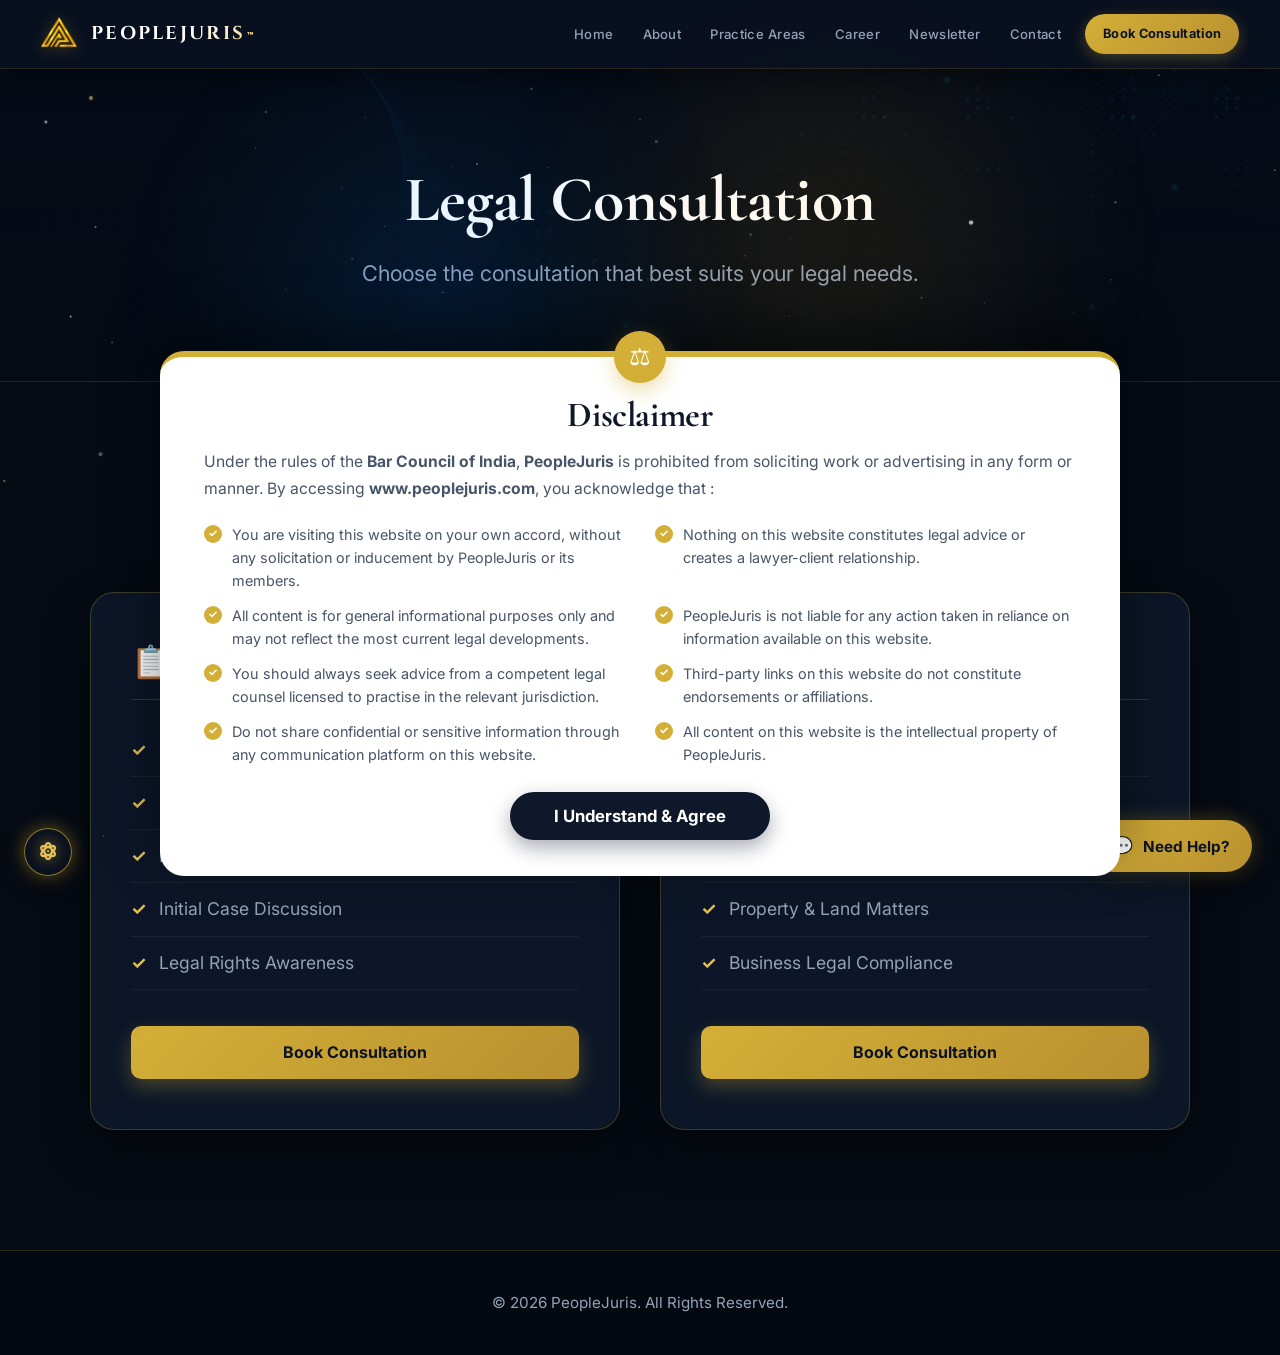
<file: consultation.html>
<!DOCTYPE html>
<html lang="en">
<head>
    <meta charset="UTF-8">
    <meta name="viewport" content="width=device-width, initial-scale=1.0">
    <meta name="description" content="Choose between Standard and Premium Legal Consultation services offered by PeopleJuris.">
    <meta name="keywords" content="PeopleJuris, Legal Consultation, Premium Consultation, Standard Consultation">
    <meta name="author" content="PeopleJuris LLP">
    <title>Consultation | PeopleJuris LLP</title>

    <!-- Favicon -->
    <link rel="icon" href="favicon.ico">
    <link rel="icon" type="image/png" sizes="48x48" href="images/favicon.png">
    <link rel="apple-touch-icon" href="images/favicon.png">

    <!-- Google Fonts -->
    <link rel="preconnect" href="https://fonts.googleapis.com">
    <link rel="preconnect" href="https://fonts.gstatic.com" crossorigin>
    <link href="https://fonts.googleapis.com/css2?family=Cinzel:wght@700&family=Cormorant+Garamond:wght@500;600;700&family=Inter:wght@300;400;500;600;700;800&display=swap" rel="stylesheet">

    <!-- Font Awesome -->
    <link rel="stylesheet" href="https://cdnjs.cloudflare.com/ajax/libs/font-awesome/6.7.2/css/all.min.css">

    <!-- Stylesheets -->
    <link rel="stylesheet" href="css/style.css">
    <link rel="stylesheet" href="css/mobile.css">
</head>
<body>

    <!-- Header Navigation -->
    <nav>
        <a href="index.html" class="logo" aria-label="PeopleJuris Home">
            <img src="images/favicon.png" alt="PeopleJuris Logo">
            <span>peoplejuris<sup class="tm-mark">™</sup></span>
        </a>

        <button class="menu-toggle" id="menuToggle" aria-label="Toggle navigation menu" aria-expanded="false">☰</button>

        <ul id="navLinks">
            <li><a href="index.html">Home</a></li>
            <li><a href="index.html#about">About</a></li>
            <li><a href="practice-areas.html">Practice Areas</a></li>
            <li><a href="career.html">Career</a></li>
            <li><a href="newsletter.html">Newsletter</a></li>
            <li><a href="index.html#contact">Contact</a></li>
            <li><a href="consultation.html" class="nav-cta active">Book Consultation</a></li>
        </ul>
    </nav>

    <main>
        <!-- Hero Section -->
        <section class="practice-hero">
            <div class="ambient-canvas-wrapper" aria-hidden="true">
                <div class="ambient-glow-gold" style="top: -20px; right: 15%;"></div>
                <div class="ambient-glow-blue" style="bottom: -20px; left: 15%;"></div>
            </div>
            <h1>Legal Consultation</h1>
            <p>Choose the consultation that best suits your legal needs.</p>
        </section>

        <!-- Consultation Tier Selector -->
        <section class="consultation">
            <div class="consultation-inner">
                <h2>Our Consultation Services</h2>

                <div class="consult-grid">
                    <!-- Standard Consultation -->
                    <div class="consult-card">
                        <h3>📋 Standard Consultation</h3>
                        <ul>
                            <li>Basic Legal Guidance</li>
                            <li>Consumer Law Advice</li>
                            <li>Document Review</li>
                            <li>Initial Case Discussion</li>
                            <li>Legal Rights Awareness</li>
                        </ul>
                        <a href="free-consultation.html" class="consult-btn">Book Consultation</a>
                    </div>

                    <!-- Premium Consultation -->
                    <div class="consult-card">
                        <h3>💼 Premium Consultation</h3>
                        <ul>
                            <li>Corporate Advisory</li>
                            <li>Civil Litigation Strategy</li>
                            <li>Criminal Case Review</li>
                            <li>Property & Land Matters</li>
                            <li>Business Legal Compliance</li>
                        </ul>
                        <a href="paid-consultation.html" class="consult-btn">Book Consultation</a>
                    </div>
                </div>
            </div>
        </section>
    </main>

    <!-- Global Footer -->
    <footer>
        <p>© 2026 PeopleJuris. All Rights Reserved.</p>
    </footer>

    <!-- Bar Council Disclaimer Panel -->
    <div id="disclaimerPopup" class="disclaimer-panel" role="dialog" aria-modal="true" aria-labelledby="disclaimerHeading">
        <div class="disclaimer-content">
            <div class="disclaimer-header">
                <h3 id="disclaimerHeading">Disclaimer</h3>
            </div>
            <p>
                Under the rules of the <strong>Bar Council of India</strong>,
                <strong>PeopleJuris</strong> is prohibited from soliciting work
                or advertising in any form or manner. By accessing
                <strong>www.peoplejuris.com</strong>, you acknowledge that :
            </p>
            <ul>
                <li>You are visiting this website on your own accord, without any solicitation or inducement by PeopleJuris or its members.</li>
                <li>Nothing on this website constitutes legal advice or creates a lawyer-client relationship.</li>
                <li>All content is for general informational purposes only and may not reflect the most current legal developments.</li>
                <li>PeopleJuris is not liable for any action taken in reliance on information available on this website.</li>
                <li>You should always seek advice from a competent legal counsel licensed to practise in the relevant jurisdiction.</li>
                <li>Third-party links on this website do not constitute endorsements or affiliations.</li>
                <li>Do not share confidential or sensitive information through any communication platform on this website.</li>
                <li>All content on this website is the intellectual property of PeopleJuris.</li>
            </ul>
            <div class="disclaimer-actions">
                <button id="agreeBtn" class="agree-btn">I Understand & Agree</button>
            </div>
        </div>
    </div>

    <!-- AI Help Chatbot Widget -->
    <div id="pjChatWidget">
        <button id="pjChatButton" aria-label="Open PeopleJuris Help Assistant">
            <span class="pj-chat-icon">💬</span>
            <span class="pj-chat-label">Need Help?</span>
        </button>

        <div id="pjChatBox" role="dialog" aria-label="PeopleJuris Information Assistant">
            <div class="pj-chat-header">
                <div class="pj-chat-title">
                    <div class="pj-chat-logo">
                        <img src="images/favicon.png" alt="PeopleJuris Logo">
                    </div>
                    <div>
                        <h3>PeopleJuris Help</h3>
                        <span>General Information Assistant</span>
                    </div>
                </div>
                <button id="pjChatClose" aria-label="Close chat">×</button>
            </div>

            <div id="pjChatMessages">
                <div class="pj-message pj-bot">
                    <div class="pj-message-bubble">
                        <strong>Hello! 👋</strong>
                        <p>Welcome to PeopleJuris. How can I help you today?</p>
                    </div>
                </div>

                <div class="pj-quick-questions">
                    <button data-question="What practice areas does PeopleJuris handle?">⚖ Practice Areas</button>
                    <button data-question="How can I contact PeopleJuris?">📞 Contact PeopleJuris</button>
                    <button data-question="How can I apply for an internship?">💼 Internship</button>
                    <button data-question="Where is PeopleJuris located?">📍 Office Location</button>
                    <button data-question="What is the PeopleJuris newsletter?">📰 Newsletter</button>
                </div>
            </div>

            <div class="pj-chat-disclaimer">
                ⚠️ This assistant provides general information about PeopleJuris and does not provide legal advice. No lawyer-client relationship is created through this chat.
            </div>

            <div class="pj-chat-input-area">
                <input type="text" id="pjChatInput" placeholder="Ask PeopleJuris..." autocomplete="off">
                <button id="pjChatSend" aria-label="Send message">➤</button>
            </div>
        </div>
    </div>

    <!-- JavaScript (Ambient Engine & Core Scripts) -->
    <script src="js/ambient-engine.js"></script>
    <script src="js/script.js"></script>
</body>
</html>
</file>
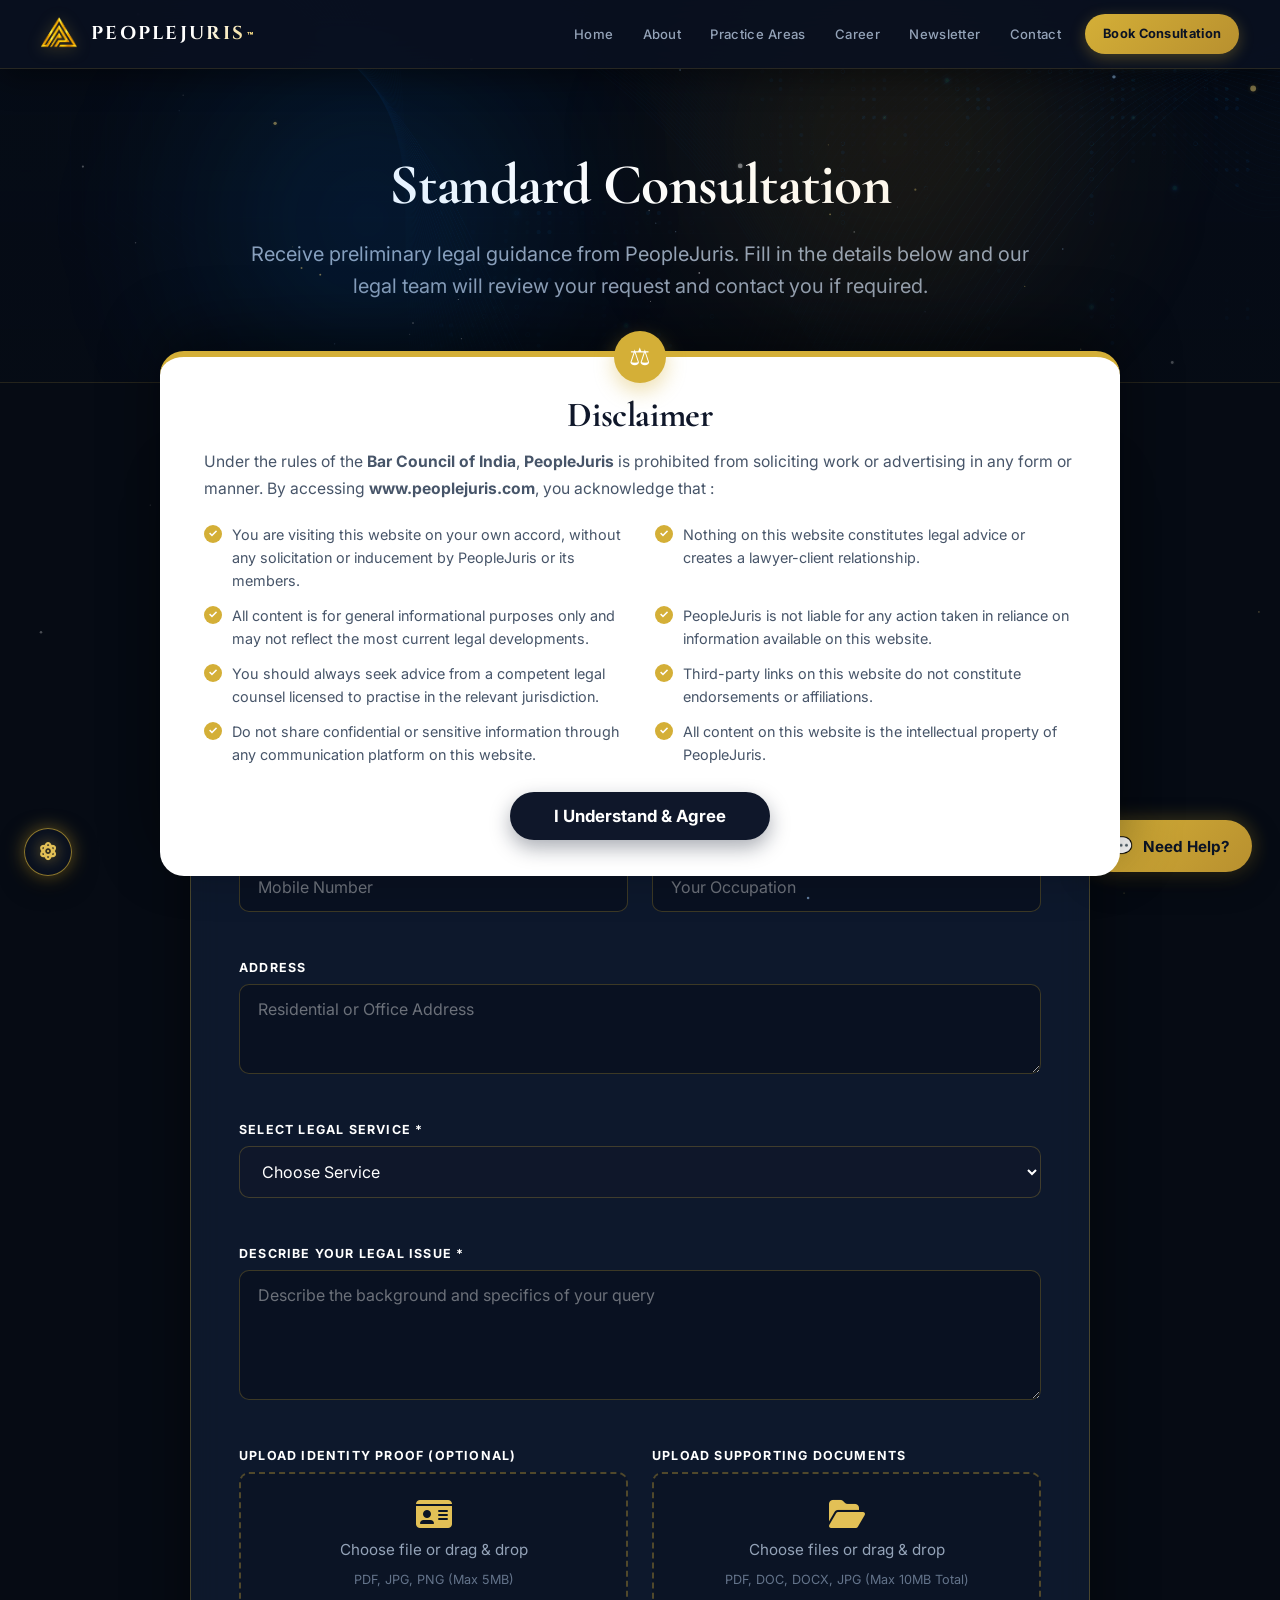
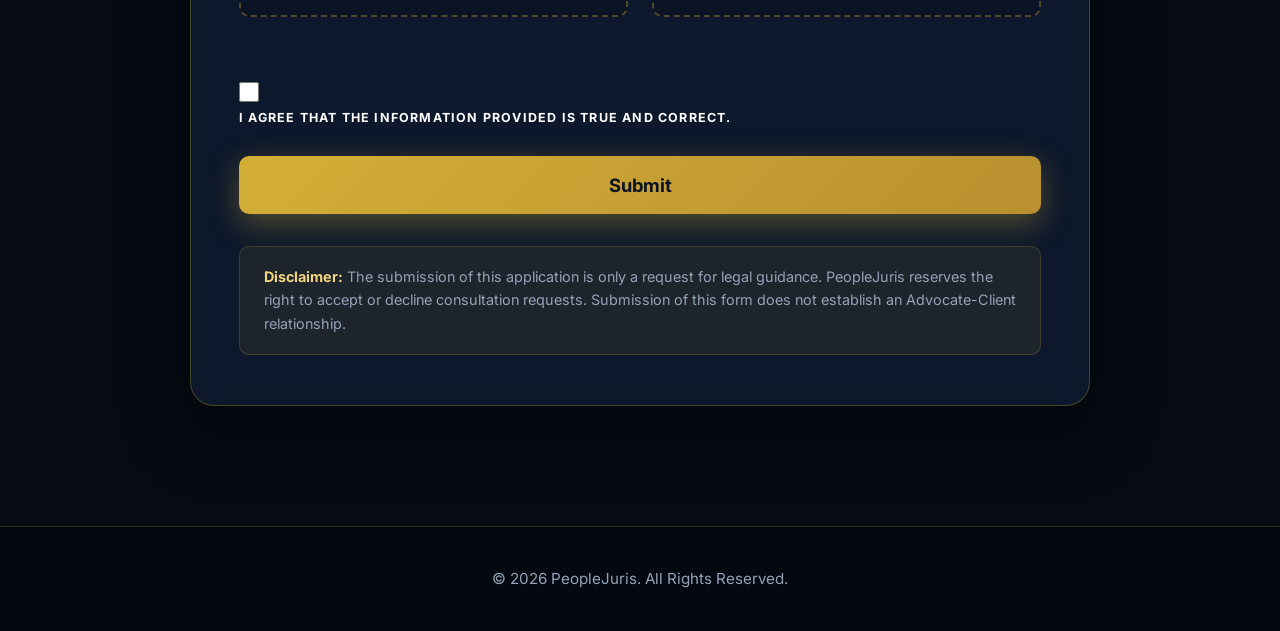
<file: free-consultation.html>
<!DOCTYPE html>
<html lang="en">
<head>
    <meta charset="UTF-8">
    <meta name="viewport" content="width=device-width, initial-scale=1.0">
    <meta name="description" content="Submit your request for a standard legal consultation with PeopleJuris LLP. Receive preliminary legal guidance from experienced advocates.">
    <meta name="keywords" content="PeopleJuris LLP, Standard Consultation, Legal Advice, Civil Law, Criminal Law, Family Law">
    <meta name="author" content="PeopleJuris LLP">
    <title>Standard Consultation | PeopleJuris LLP</title>

    <!-- Favicon -->
    <link rel="icon" href="favicon.ico">
    <link rel="icon" type="image/png" sizes="48x48" href="images/favicon.png">
    <link rel="apple-touch-icon" href="images/favicon.png">

    <!-- Google Fonts -->
    <link rel="preconnect" href="https://fonts.googleapis.com">
    <link rel="preconnect" href="https://fonts.gstatic.com" crossorigin>
    <link href="https://fonts.googleapis.com/css2?family=Cinzel:wght@700&family=Cormorant+Garamond:wght@500;600;700&family=Inter:wght@300;400;500;600;700;800&display=swap" rel="stylesheet">

    <!-- Font Awesome -->
    <link rel="stylesheet" href="https://cdnjs.cloudflare.com/ajax/libs/font-awesome/6.7.2/css/all.min.css">

    <!-- Stylesheets -->
    <link rel="stylesheet" href="css/style.css">
    <link rel="stylesheet" href="css/mobile.css">
</head>
<body>

    <!-- Header Navigation -->
    <nav>
        <a href="index.html" class="logo" aria-label="PeopleJuris Home">
            <img src="images/favicon.png" alt="PeopleJuris Logo">
            <span>peoplejuris<sup class="tm-mark">™</sup></span>
        </a>

        <button class="menu-toggle" id="menuToggle" aria-label="Toggle navigation menu" aria-expanded="false">☰</button>

        <ul id="navLinks">
            <li><a href="index.html">Home</a></li>
            <li><a href="index.html#about">About</a></li>
            <li><a href="practice-areas.html">Practice Areas</a></li>
            <li><a href="career.html">Career</a></li>
            <li><a href="newsletter.html">Newsletter</a></li>
            <li><a href="index.html#contact">Contact</a></li>
            <li><a href="consultation.html" class="nav-cta active">Book Consultation</a></li>
        </ul>
    </nav>

    <main>
        <!-- Hero Section -->
        <section class="form-hero">
            <div class="ambient-canvas-wrapper" aria-hidden="true">
                <div class="ambient-glow-blue" style="top: -20px; left: 10%;"></div>
                <div class="ambient-glow-gold" style="bottom: -20px; right: 10%;"></div>
            </div>
            <h1>Standard Consultation</h1>
            <p>
                Receive preliminary legal guidance from PeopleJuris. Fill in the details below and our legal team will review your request and contact you if required.
            </p>
        </section>

        <!-- Form Section -->
        <section class="form-section">
            <div class="form-box">
                <h2>Standard Consultation Application</h2>

                <div class="info-banner">
                    <strong>Note:</strong>
                    This service provides initial legal guidance only. Submission of this form does not create an Advocate-Client relationship.
                </div>

                <form action="https://submitkit.dev/api/f/cmvuw5xuh001jspvgvjhqtlta" method="POST" enctype="multipart/form-data">
                    <input type="hidden" name="_subject" value="New Free Consultation Request">
                    <input type="hidden" name="_captcha" value="false">
                    <input type="hidden" name="_next" value="https://peoplejuris.com/thank.html">

                    <div class="form-grid">
                        <div class="form-group">
                            <label for="fullName">Full Name *</label>
                            <input type="text" id="fullName" name="Full Name" placeholder="Full Name" required>
                        </div>

                        <div class="form-group">
                            <label for="email">Email *</label>
                            <input type="email" id="email" name="Email" placeholder="Email Address" required>
                        </div>

                        <div class="form-group">
                            <label for="phone">Mobile Number *</label>
                            <input type="tel" id="phone" name="Phone" placeholder="Mobile Number" required>
                        </div>

                        <div class="form-group">
                            <label for="occupation">Occupation</label>
                            <input type="text" id="occupation" name="Occupation" placeholder="Your Occupation">
                        </div>

                        <div class="form-group col-span-2">
                            <label for="address">Address</label>
                            <textarea id="address" name="Address" rows="3" placeholder="Residential or Office Address"></textarea>
                        </div>

                        <div class="form-group col-span-2">
                            <label for="service">Select Legal Service *</label>
                            <select id="service" name="Service" required>
                                <option value="">Choose Service</option>
                                <option>General Legal Advice</option>
                                <option>Consumer Law Advice</option>
                                <option>Family Law Guidance</option>
                                <option>Civil Law Guidance</option>
                                <option>Criminal Law Guidance</option>
                                <option>Property Law Guidance</option>
                                <option>Women Rights</option>
                                <option>Senior Citizen Rights</option>
                                <option>Document Review</option>
                                <option>Other</option>
                            </select>
                        </div>

                        <div class="form-group col-span-2">
                            <label for="issue">Describe Your Legal Issue *</label>
                            <textarea id="issue" rows="5" name="Issue" placeholder="Describe the background and specifics of your query" required></textarea>
                        </div>

                        <div class="form-group">
                            <label>Upload Identity Proof (Optional)</label>
                            <div class="file-upload-zone" onclick="document.getElementById('idProof').click()">
                                <input type="file" id="idProof" name="Identity Proof" accept=".pdf,.jpg,.jpeg,.png">
                                <div class="file-upload-label">
                                    <i class="fas fa-id-card"></i>
                                    <span>Choose file or drag & drop</span>
                                    <small style="color: var(--pj-text-muted);">PDF, JPG, PNG (Max 5MB)</small>
                                </div>
                            </div>
                        </div>

                        <div class="form-group">
                            <label>Upload Supporting Documents</label>
                            <div class="file-upload-zone" onclick="document.getElementById('caseDocs').click()">
                                <input type="file" id="caseDocs" name="Case Documents" multiple accept=".pdf,.doc,.docx,.jpg,.jpeg,.png">
                                <div class="file-upload-label">
                                    <i class="fas fa-folder-open"></i>
                                    <span>Choose files or drag & drop</span>
                                    <small style="color: var(--pj-text-muted);">PDF, DOC, DOCX, JPG (Max 10MB Total)</small>
                                </div>
                            </div>
                        </div>

                        <div class="form-group col-span-2 agree-box">
                            <input type="checkbox" id="agree" name="Agreement" required>
                            <label for="agree">
                                I agree that the information provided is true and correct.
                            </label>
                        </div>
                    </div>

                    <button class="submit-btn" type="submit">Submit</button>
                </form>

                <div class="disclaimer-note">
                    <b>Disclaimer:</b>
                    The submission of this application is only a request for legal guidance. PeopleJuris reserves the right to accept or decline consultation requests. Submission of this form does not establish an Advocate-Client relationship.
                </div>
            </div>
        </section>
    </main>

    <!-- Global Footer -->
    <footer>
        <p>© 2026 PeopleJuris. All Rights Reserved.</p>
    </footer>

    <!-- Bar Council Disclaimer Panel -->
    <div id="disclaimerPopup" class="disclaimer-panel" role="dialog" aria-modal="true" aria-labelledby="disclaimerHeading">
        <div class="disclaimer-content">
            <div class="disclaimer-header">
                <h3 id="disclaimerHeading">Disclaimer</h3>
            </div>
            <p>
                Under the rules of the <strong>Bar Council of India</strong>,
                <strong>PeopleJuris</strong> is prohibited from soliciting work
                or advertising in any form or manner. By accessing
                <strong>www.peoplejuris.com</strong>, you acknowledge that :
            </p>
            <ul>
                <li>You are visiting this website on your own accord, without any solicitation or inducement by PeopleJuris or its members.</li>
                <li>Nothing on this website constitutes legal advice or creates a lawyer-client relationship.</li>
                <li>All content is for general informational purposes only and may not reflect the most current legal developments.</li>
                <li>PeopleJuris is not liable for any action taken in reliance on information available on this website.</li>
                <li>You should always seek advice from a competent legal counsel licensed to practise in the relevant jurisdiction.</li>
                <li>Third-party links on this website do not constitute endorsements or affiliations.</li>
                <li>Do not share confidential or sensitive information through any communication platform on this website.</li>
                <li>All content on this website is the intellectual property of PeopleJuris.</li>
            </ul>
            <div class="disclaimer-actions">
                <button id="agreeBtn" class="agree-btn">I Understand & Agree</button>
            </div>
        </div>
    </div>

    <!-- AI Help Chatbot Widget -->
    <div id="pjChatWidget">
        <button id="pjChatButton" aria-label="Open PeopleJuris Help Assistant">
            <span class="pj-chat-icon">💬</span>
            <span class="pj-chat-label">Need Help?</span>
        </button>

        <div id="pjChatBox" role="dialog" aria-label="PeopleJuris Information Assistant">
            <div class="pj-chat-header">
                <div class="pj-chat-title">
                    <div class="pj-chat-logo">
                        <img src="images/favicon.png" alt="PeopleJuris Logo">
                    </div>
                    <div>
                        <h3>PeopleJuris Help</h3>
                        <span>General Information Assistant</span>
                    </div>
                </div>
                <button id="pjChatClose" aria-label="Close chat">×</button>
            </div>

            <div id="pjChatMessages">
                <div class="pj-message pj-bot">
                    <div class="pj-message-bubble">
                        <strong>Hello! 👋</strong>
                        <p>Welcome to PeopleJuris. How can I help you today?</p>
                    </div>
                </div>

                <div class="pj-quick-questions">
                    <button data-question="What practice areas does PeopleJuris handle?">⚖ Practice Areas</button>
                    <button data-question="How can I contact PeopleJuris?">📞 Contact PeopleJuris</button>
                    <button data-question="How can I apply for an internship?">💼 Internship</button>
                    <button data-question="Where is PeopleJuris located?">📍 Office Location</button>
                    <button data-question="What is the PeopleJuris newsletter?">📰 Newsletter</button>
                </div>
            </div>

            <div class="pj-chat-disclaimer">
                ⚠️ This assistant provides general information about PeopleJuris and does not provide legal advice. No lawyer-client relationship is created through this chat.
            </div>

            <div class="pj-chat-input-area">
                <input type="text" id="pjChatInput" placeholder="Ask PeopleJuris..." autocomplete="off">
                <button id="pjChatSend" aria-label="Send message">➤</button>
            </div>
        </div>
    </div>

    <!-- JavaScript (Ambient Engine & Core Scripts) -->
    <script src="js/ambient-engine.js"></script>
    <script src="js/script.js"></script>
</body>
</html>
</file>
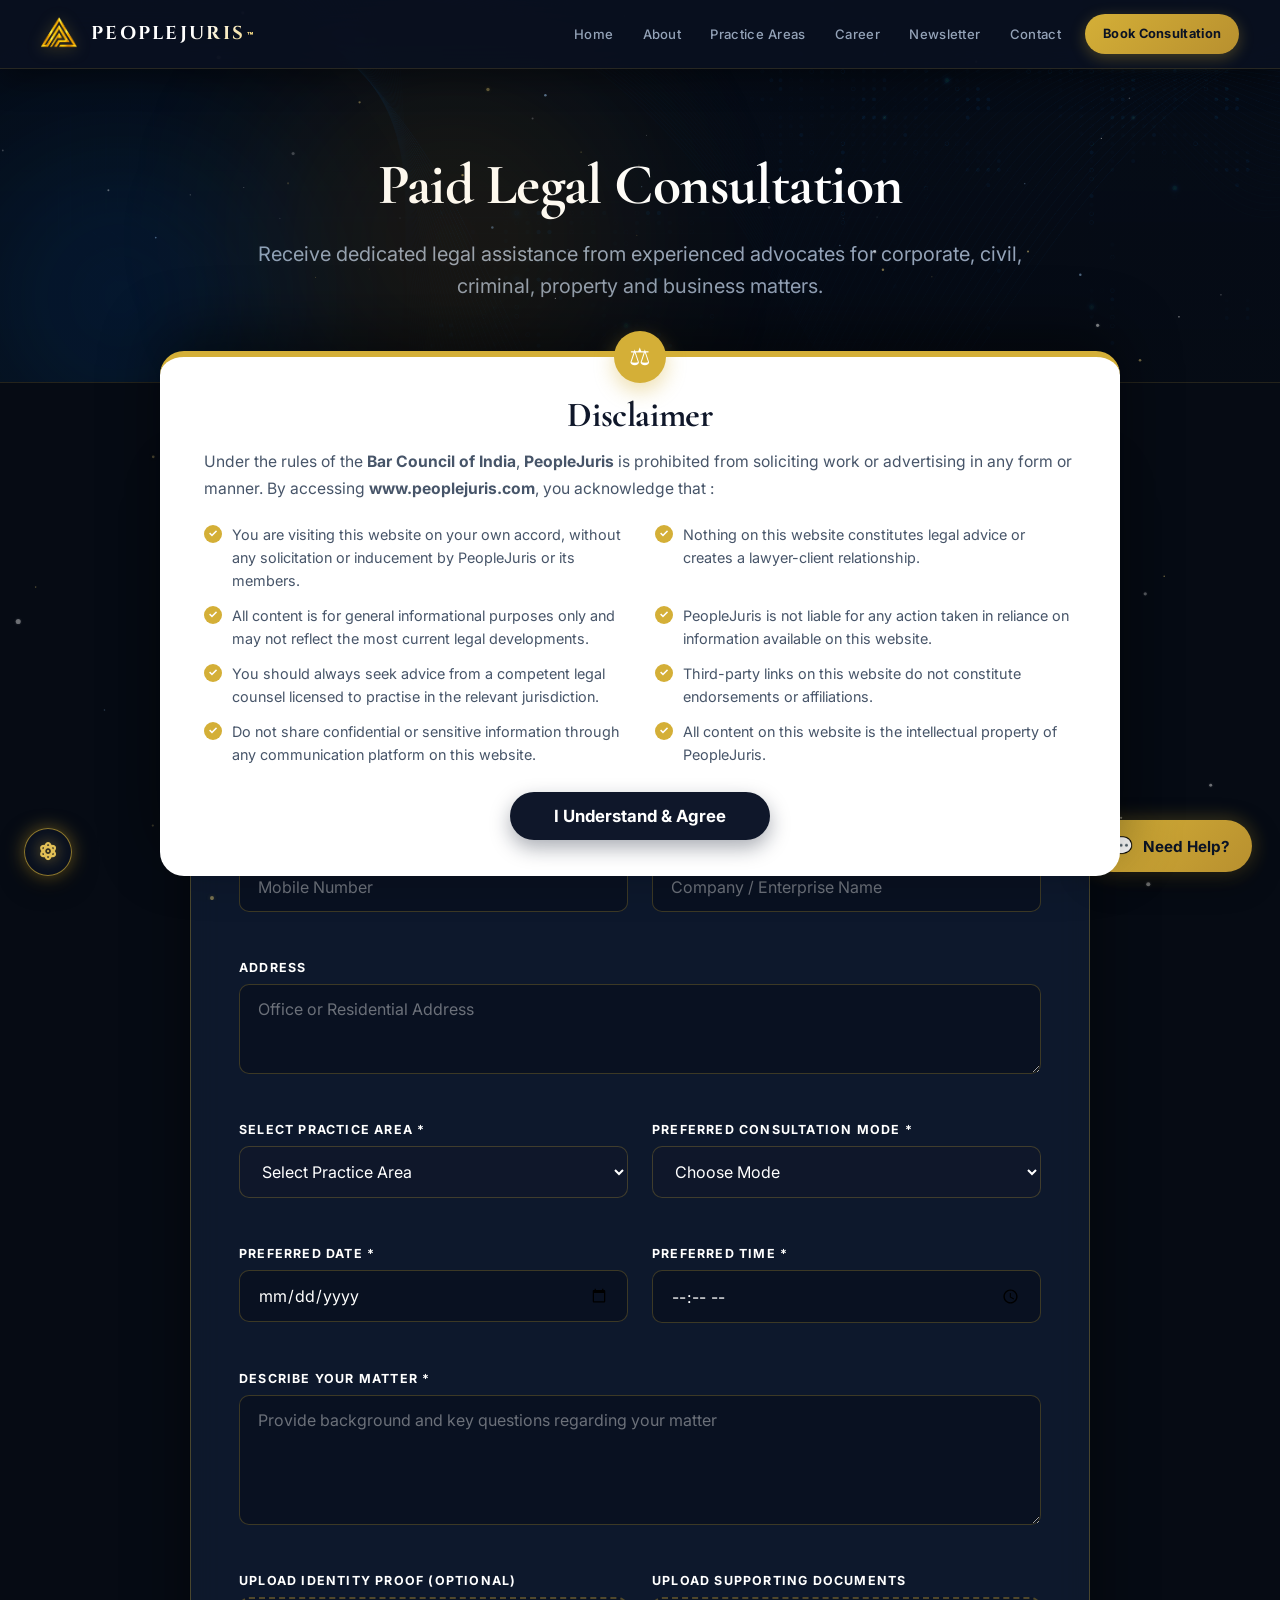
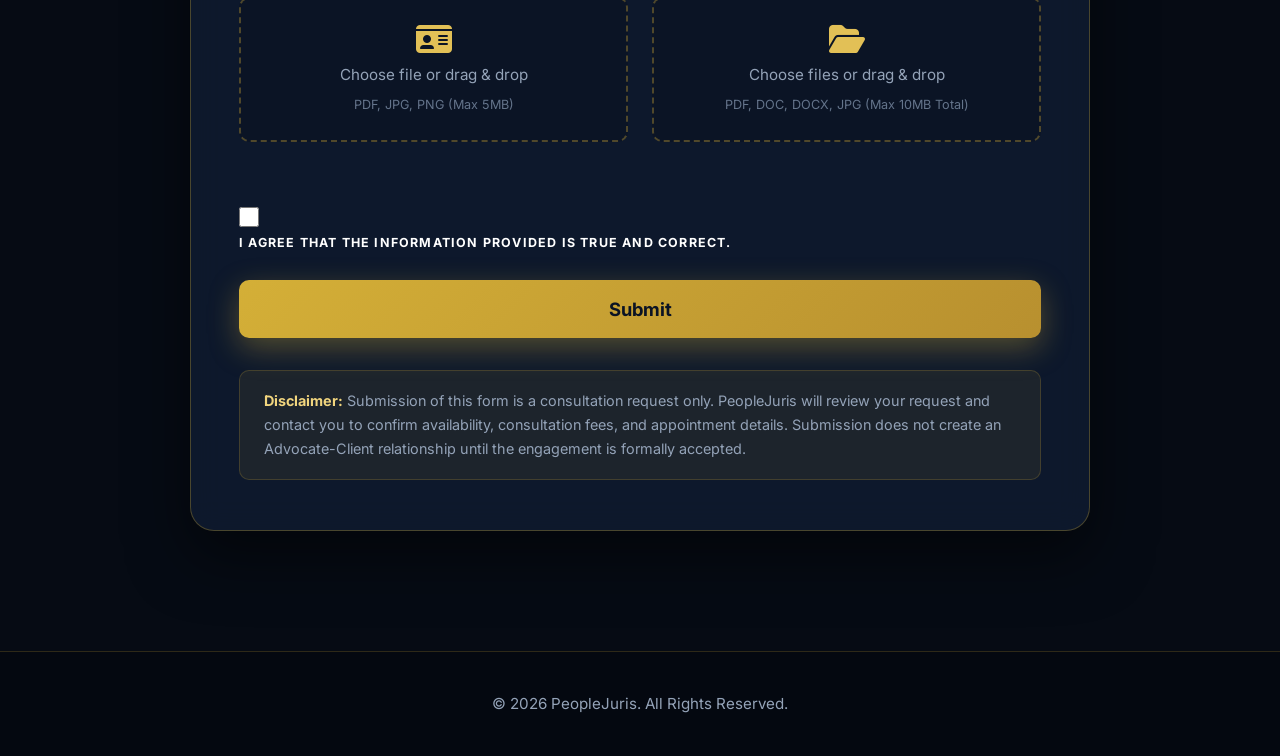
<file: paid-consultation.html>
<!DOCTYPE html>
<html lang="en">
<head>
    <meta charset="UTF-8">
    <meta name="viewport" content="width=device-width, initial-scale=1.0">
    <meta name="description" content="Book a premium legal consultation with PeopleJuris for corporate, civil, criminal, property and business matters.">
    <meta name="keywords" content="PeopleJuris LLP, Premium Consultation, Corporate Law, Property Law, Criminal Law, Business Law">
    <meta name="author" content="PeopleJuris LLP">
    <title>Premium Consultation | PeopleJuris LLP</title>

    <!-- Favicon -->
    <link rel="icon" href="favicon.ico">
    <link rel="icon" type="image/png" sizes="48x48" href="images/favicon.png">
    <link rel="apple-touch-icon" href="images/favicon.png">

    <!-- Google Fonts -->
    <link rel="preconnect" href="https://fonts.googleapis.com">
    <link rel="preconnect" href="https://fonts.gstatic.com" crossorigin>
    <link href="https://fonts.googleapis.com/css2?family=Cinzel:wght@700&family=Cormorant+Garamond:wght@500;600;700&family=Inter:wght@300;400;500;600;700;800&display=swap" rel="stylesheet">

    <!-- Font Awesome -->
    <link rel="stylesheet" href="https://cdnjs.cloudflare.com/ajax/libs/font-awesome/6.7.2/css/all.min.css">

    <!-- Stylesheets -->
    <link rel="stylesheet" href="css/style.css">
    <link rel="stylesheet" href="css/mobile.css">
</head>
<body>

    <!-- Header Navigation -->
    <nav>
        <a href="index.html" class="logo" aria-label="PeopleJuris Home">
            <img src="images/favicon.png" alt="PeopleJuris Logo">
            <span>peoplejuris<sup class="tm-mark">™</sup></span>
        </a>

        <button class="menu-toggle" id="menuToggle" aria-label="Toggle navigation menu" aria-expanded="false">☰</button>

        <ul id="navLinks">
            <li><a href="index.html">Home</a></li>
            <li><a href="index.html#about">About</a></li>
            <li><a href="practice-areas.html">Practice Areas</a></li>
            <li><a href="career.html">Career</a></li>
            <li><a href="newsletter.html">Newsletter</a></li>
            <li><a href="index.html#contact">Contact</a></li>
            <li><a href="consultation.html" class="nav-cta active">Book Consultation</a></li>
        </ul>
    </nav>

    <main>
        <!-- Hero Section -->
        <section class="form-hero">
            <div class="ambient-canvas-wrapper" aria-hidden="true">
                <div class="ambient-glow-gold" style="top: -20px; left: 15%;"></div>
                <div class="ambient-glow-blue" style="bottom: -20px; right: 15%;"></div>
            </div>
            <h1>Paid Legal Consultation</h1>
            <p>
                Receive dedicated legal assistance from experienced advocates for corporate, civil, criminal, property and business matters.
            </p>
        </section>

        <!-- Form Section -->
        <section class="form-section">
            <div class="form-box">
                <h2>Book Premium Consultation</h2>

                <div class="info-banner">
                    <strong>Professional Consultation:</strong>
                    Choose your preferred legal service and consultation mode. Our team will contact you to confirm your appointment.
                </div>

                <form action="https://submitkit.dev/api/f/cmvuw663u001lspvghwvfn33c" method="POST" enctype="multipart/form-data">
                    <input type="hidden" name="_subject" value="New paid Consultation Request">
                    <input type="hidden" name="_captcha" value="false">
                    <input type="hidden" name="_next" value="https://peoplejuris.com/thank.html">

                    <div class="form-grid">
                        <div class="form-group">
                            <label for="fullName">Full Name *</label>
                            <input type="text" id="fullName" name="Full Name" placeholder="Full Name" required>
                        </div>

                        <div class="form-group">
                            <label for="email">Email *</label>
                            <input type="email" id="email" name="Email" placeholder="Email Address" required>
                        </div>

                        <div class="form-group">
                            <label for="phone">Mobile Number *</label>
                            <input type="tel" id="phone" name="Phone" placeholder="Mobile Number" required>
                        </div>

                        <div class="form-group">
                            <label for="company">Company / Organization (Optional)</label>
                            <input type="text" id="company" name="Company" placeholder="Company / Enterprise Name">
                        </div>

                        <div class="form-group col-span-2">
                            <label for="address">Address</label>
                            <textarea id="address" name="Address" rows="3" placeholder="Office or Residential Address"></textarea>
                        </div>

                        <div class="form-group">
                            <label for="practiceArea">Select Practice Area *</label>
                            <select id="practiceArea" name="Practice Area" required>
                                <option value="">Select Practice Area</option>
                                <option>Corporate Law</option>
                                <option>Civil Litigation</option>
                                <option>Criminal Law</option>
                                <option>Property & Land Matters</option>
                                <option>Consumer Law</option>
                                <option>Business Compliance</option>
                                <option>Contract Drafting</option>
                                <option>Arbitration</option>
                                <option>Legal Notice Drafting</option>
                                <option>Startup Advisory</option>
                                <option>Other</option>
                            </select>
                        </div>

                        <div class="form-group">
                            <label for="consultMode">Preferred Consultation Mode *</label>
                            <select id="consultMode" name="Consultation Mode" required>
                                <option value="">Choose Mode</option>
                                <option>Office Visit</option>
                                <option>Video Consultation</option>
                                <option>Phone Consultation</option>
                            </select>
                        </div>

                        <div class="form-group">
                            <label for="prefDate">Preferred Date *</label>
                            <input type="date" id="prefDate" name="Preferred Date" required>
                        </div>

                        <div class="form-group">
                            <label for="prefTime">Preferred Time *</label>
                            <input type="time" id="prefTime" name="Preferred Time" required>
                        </div>

                        <div class="form-group col-span-2">
                            <label for="legalMatter">Describe Your Matter *</label>
                            <textarea id="legalMatter" rows="5" name="Legal Matter" placeholder="Provide background and key questions regarding your matter" required></textarea>
                        </div>

                        <div class="form-group">
                            <label>Upload Identity Proof (Optional)</label>
                            <div class="file-upload-zone" onclick="document.getElementById('idProof').click()">
                                <input type="file" id="idProof" name="Identity Proof" accept=".pdf,.jpg,.jpeg,.png">
                                <div class="file-upload-label">
                                    <i class="fas fa-id-card"></i>
                                    <span>Choose file or drag & drop</span>
                                    <small style="color: var(--pj-text-muted);">PDF, JPG, PNG (Max 5MB)</small>
                                </div>
                            </div>
                        </div>

                        <div class="form-group">
                            <label>Upload Supporting Documents</label>
                            <div class="file-upload-zone" onclick="document.getElementById('caseDocs').click()">
                                <input type="file" id="caseDocs" name="Case Documents" multiple accept=".pdf,.doc,.docx,.jpg,.jpeg,.png">
                                <div class="file-upload-label">
                                    <i class="fas fa-folder-open"></i>
                                    <span>Choose files or drag & drop</span>
                                    <small style="color: var(--pj-text-muted);">PDF, DOC, DOCX, JPG (Max 10MB Total)</small>
                                </div>
                            </div>
                        </div>

                        <div class="form-group col-span-2 agree-box">
                            <input type="checkbox" id="agree" name="Agreement" required>
                            <label for="agree">
                                I agree that the information provided is true and correct.
                            </label>
                        </div>
                    </div>

                    <button class="submit-btn" type="submit">Submit</button>
                </form>

                <div class="disclaimer-note">
                    <b>Disclaimer:</b>
                    Submission of this form is a consultation request only. PeopleJuris will review your request and contact you to confirm availability, consultation fees, and appointment details. Submission does not create an Advocate-Client relationship until the engagement is formally accepted.
                </div>
            </div>
        </section>
    </main>

    <!-- Global Footer -->
    <footer>
        <p>© 2026 PeopleJuris. All Rights Reserved.</p>
    </footer>

    <!-- Bar Council Disclaimer Panel -->
    <div id="disclaimerPopup" class="disclaimer-panel" role="dialog" aria-modal="true" aria-labelledby="disclaimerHeading">
        <div class="disclaimer-content">
            <div class="disclaimer-header">
                <h3 id="disclaimerHeading">Disclaimer</h3>
            </div>
            <p>
                Under the rules of the <strong>Bar Council of India</strong>,
                <strong>PeopleJuris</strong> is prohibited from soliciting work
                or advertising in any form or manner. By accessing
                <strong>www.peoplejuris.com</strong>, you acknowledge that :
            </p>
            <ul>
                <li>You are visiting this website on your own accord, without any solicitation or inducement by PeopleJuris or its members.</li>
                <li>Nothing on this website constitutes legal advice or creates a lawyer-client relationship.</li>
                <li>All content is for general informational purposes only and may not reflect the most current legal developments.</li>
                <li>PeopleJuris is not liable for any action taken in reliance on information available on this website.</li>
                <li>You should always seek advice from a competent legal counsel licensed to practise in the relevant jurisdiction.</li>
                <li>Third-party links on this website do not constitute endorsements or affiliations.</li>
                <li>Do not share confidential or sensitive information through any communication platform on this website.</li>
                <li>All content on this website is the intellectual property of PeopleJuris.</li>
            </ul>
            <div class="disclaimer-actions">
                <button id="agreeBtn" class="agree-btn">I Understand & Agree</button>
            </div>
        </div>
    </div>

    <!-- AI Help Chatbot Widget -->
    <div id="pjChatWidget">
        <button id="pjChatButton" aria-label="Open PeopleJuris Help Assistant">
            <span class="pj-chat-icon">💬</span>
            <span class="pj-chat-label">Need Help?</span>
        </button>

        <div id="pjChatBox" role="dialog" aria-label="PeopleJuris Information Assistant">
            <div class="pj-chat-header">
                <div class="pj-chat-title">
                    <div class="pj-chat-logo">
                        <img src="images/favicon.png" alt="PeopleJuris Logo">
                    </div>
                    <div>
                        <h3>PeopleJuris Help</h3>
                        <span>General Information Assistant</span>
                    </div>
                </div>
                <button id="pjChatClose" aria-label="Close chat">×</button>
            </div>

            <div id="pjChatMessages">
                <div class="pj-message pj-bot">
                    <div class="pj-message-bubble">
                        <strong>Hello! 👋</strong>
                        <p>Welcome to PeopleJuris. How can I help you today?</p>
                    </div>
                </div>

                <div class="pj-quick-questions">
                    <button data-question="What practice areas does PeopleJuris handle?">⚖ Practice Areas</button>
                    <button data-question="How can I contact PeopleJuris?">📞 Contact PeopleJuris</button>
                    <button data-question="How can I apply for an internship?">💼 Internship</button>
                    <button data-question="Where is PeopleJuris located?">📍 Office Location</button>
                    <button data-question="What is the PeopleJuris newsletter?">📰 Newsletter</button>
                </div>
            </div>

            <div class="pj-chat-disclaimer">
                ⚠️ This assistant provides general information about PeopleJuris and does not provide legal advice. No lawyer-client relationship is created through this chat.
            </div>

            <div class="pj-chat-input-area">
                <input type="text" id="pjChatInput" placeholder="Ask PeopleJuris..." autocomplete="off">
                <button id="pjChatSend" aria-label="Send message">➤</button>
            </div>
        </div>
    </div>

    <!-- JavaScript (Ambient Engine & Core Scripts) -->
    <script src="js/ambient-engine.js"></script>
    <script src="js/script.js"></script>
</body>
</html>
</file>
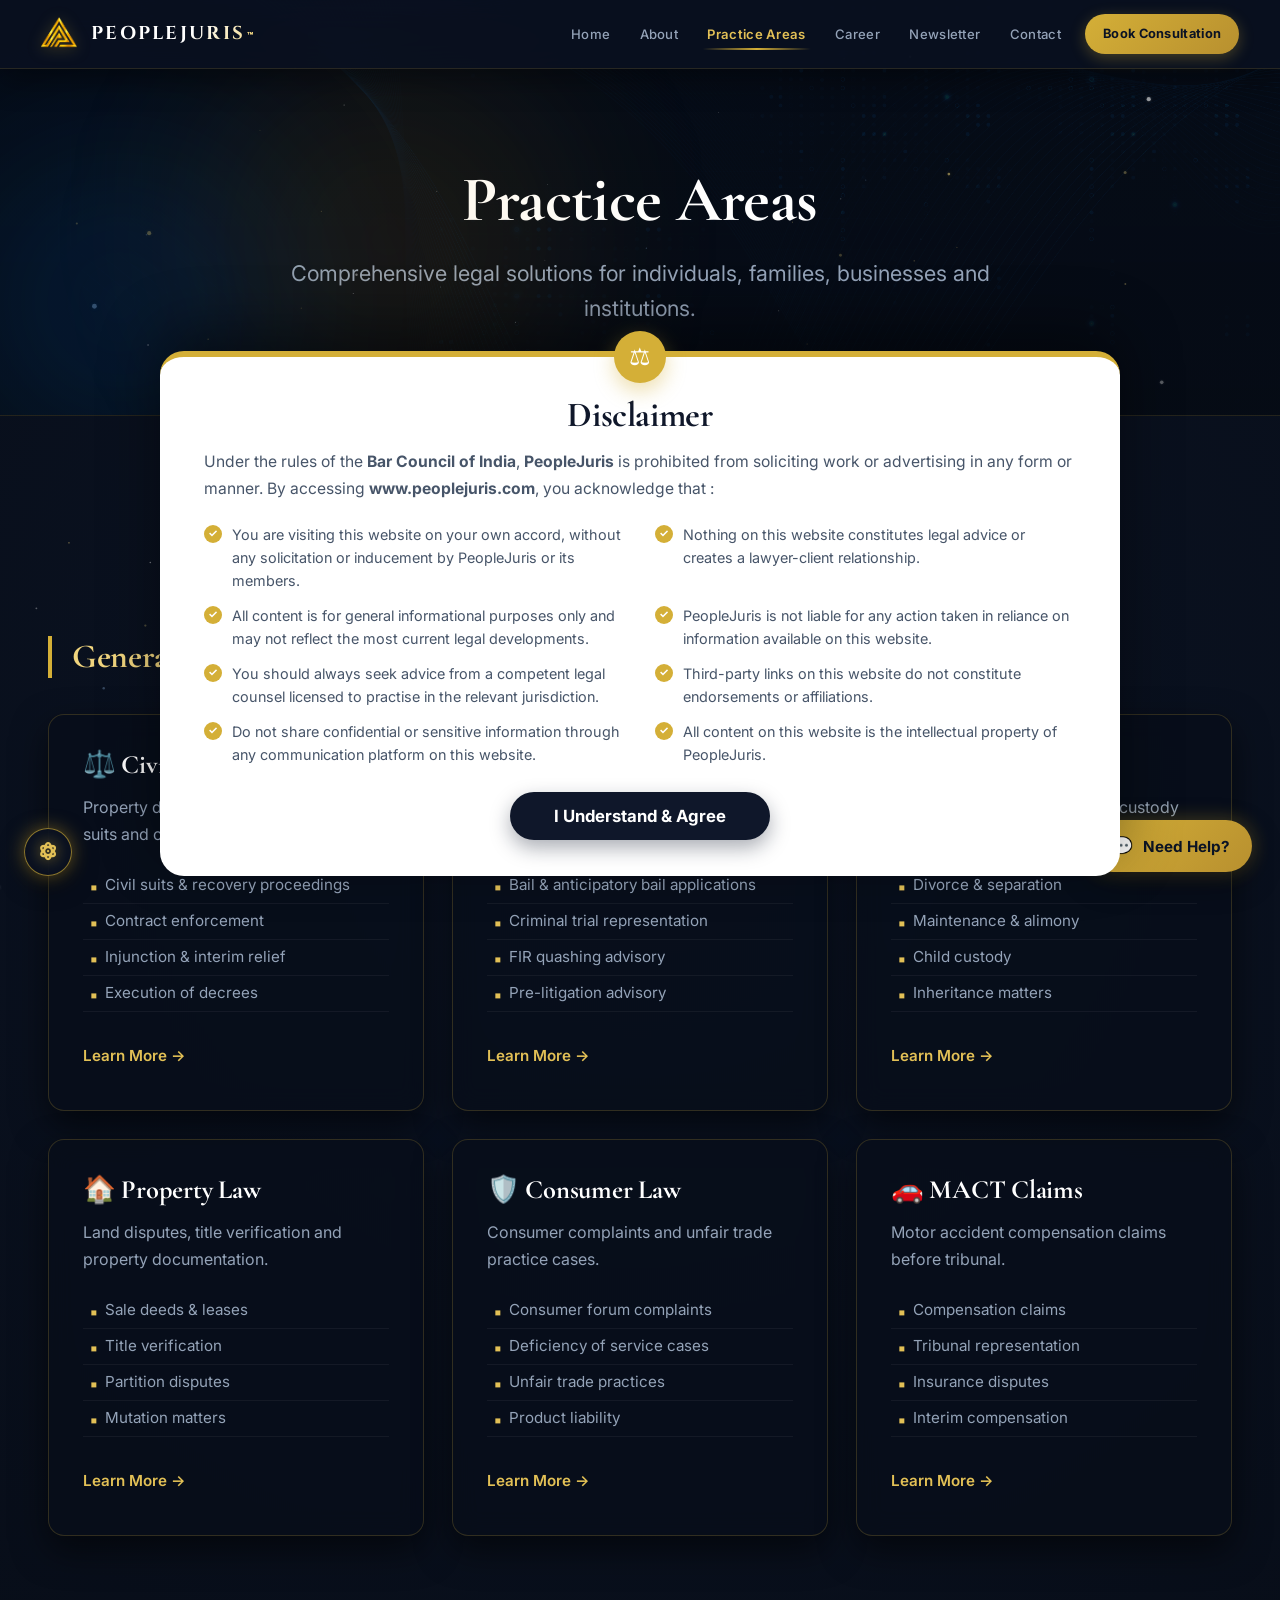
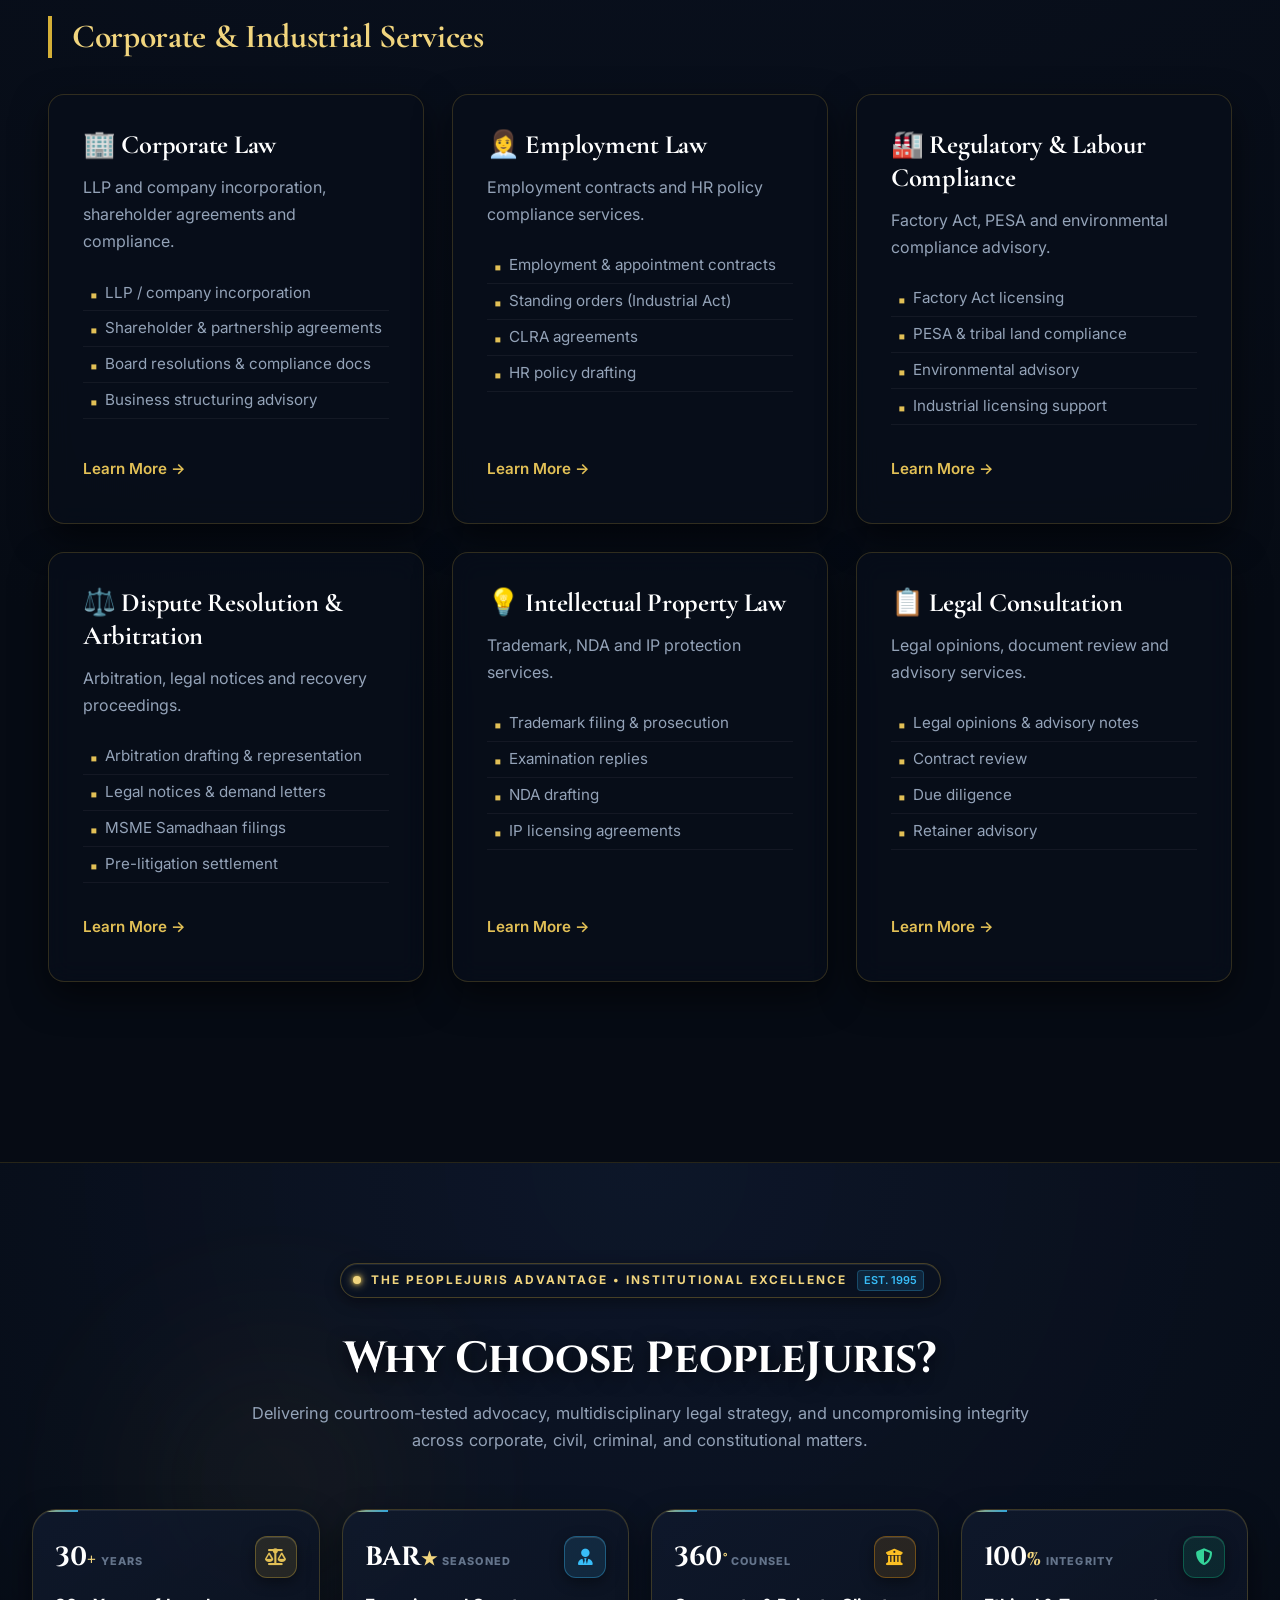
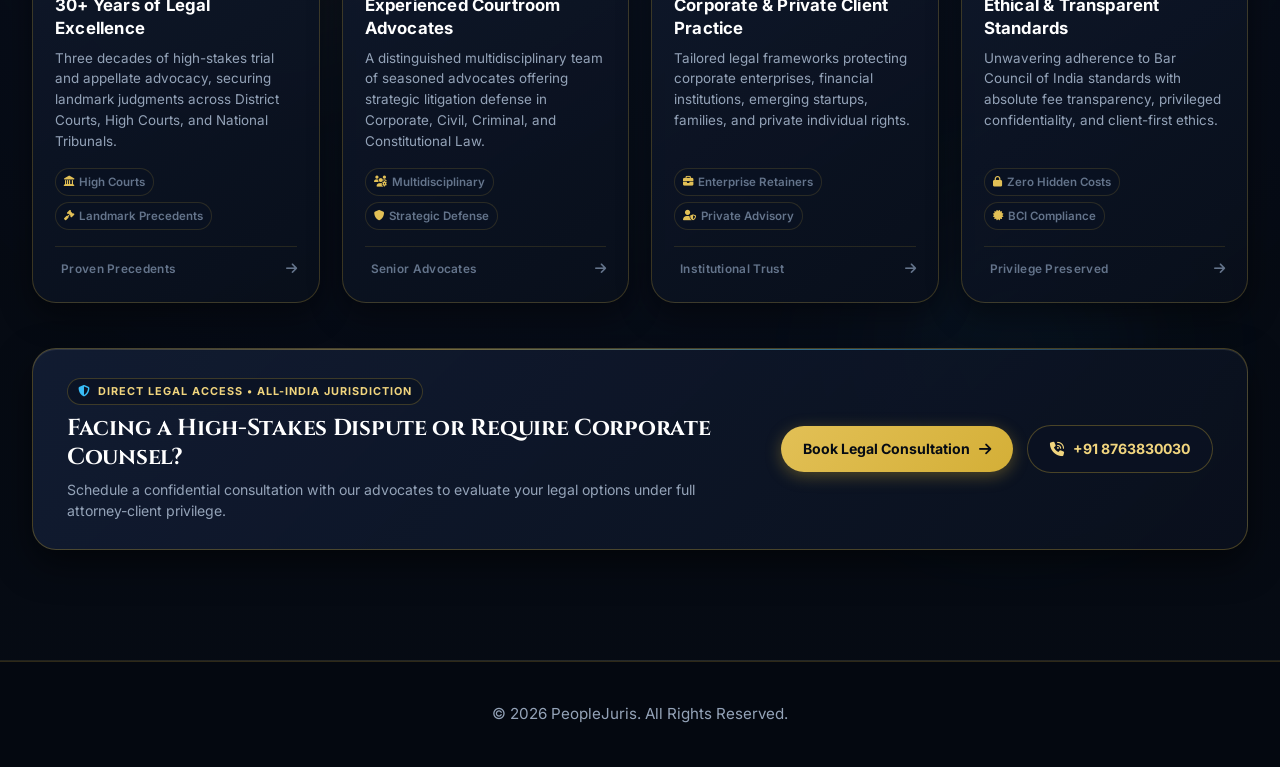
<file: practice-areas.html>
<!DOCTYPE html>
<html lang="en">
<head>
    <meta charset="UTF-8">
    <meta name="viewport" content="width=device-width, initial-scale=1.0">
    <meta name="description" content="Explore PeopleJuris LLP practice areas including Civil, Criminal, Family, Property, Corporate, Consumer and Business Law services.">
    <meta name="keywords" content="PeopleJuris LLP, Practice Areas, Civil Lawyer, Criminal Lawyer, Corporate Lawyer, Family Lawyer">
    <meta name="author" content="PeopleJuris">
    <title>Practice Areas | PeopleJuris LLP</title>

    <!-- Favicon -->
    <link rel="icon" href="favicon.ico">
    <link rel="icon" type="image/png" sizes="48x48" href="images/favicon.png">
    <link rel="apple-touch-icon" href="images/favicon.png">

    <!-- Google Fonts -->
    <link rel="preconnect" href="https://fonts.googleapis.com">
    <link rel="preconnect" href="https://fonts.gstatic.com" crossorigin>
    <link href="https://fonts.googleapis.com/css2?family=Cinzel:wght@700&family=Cormorant+Garamond:wght@500;600;700&family=Inter:wght@300;400;500;600;700;800&display=swap" rel="stylesheet">

    <!-- Font Awesome -->
    <link rel="stylesheet" href="https://cdnjs.cloudflare.com/ajax/libs/font-awesome/6.7.2/css/all.min.css">

    <!-- Stylesheets -->
    <link rel="stylesheet" href="css/style.css">
    <link rel="stylesheet" href="css/mobile.css">
</head>
<body>

    <!-- Header Navigation -->
    <nav>
        <a href="index.html" class="logo" aria-label="PeopleJuris Home">
            <img src="images/favicon.png" alt="PeopleJuris Logo">
            <span>peoplejuris<sup class="tm-mark">™</sup></span>
        </a>

        <button class="menu-toggle" id="menuToggle" aria-label="Toggle navigation menu" aria-expanded="false">☰</button>

        <ul id="navLinks">
            <li><a href="index.html">Home</a></li>
            <li><a href="index.html#about">About</a></li>
            <li><a href="practice-areas.html" class="active">Practice Areas</a></li>
            <li><a href="career.html">Career</a></li>
            <li><a href="newsletter.html">Newsletter</a></li>
            <li><a href="index.html#contact">Contact</a></li>
            <li><a href="consultation.html" class="nav-cta">Book Consultation</a></li>
        </ul>
    </nav>

    <main>
        <!-- Hero Section -->
        <section class="practice-hero">
            <div class="ambient-canvas-wrapper" aria-hidden="true">
                <div class="ambient-glow-gold" style="top: -20px; left: 10%;"></div>
                <div class="ambient-glow-blue" style="bottom: -20px; right: 10%;"></div>
            </div>
            <h1>Practice Areas</h1>
            <p>Comprehensive legal solutions for individuals, families, businesses and institutions.</p>
        </section>

        <!-- Legal Services Showcase -->
        <section class="legal-services">
            <div class="services-wrapper">
                <h2 class="main-title">Our Legal Services</h2>

                <!-- ===================== -->
                <!-- GENERAL PRACTICE -->
                <!-- ===================== -->
                <div class="service-section">
                    <h3 class="section-title">General Practice Services</h3>

                    <div class="service-grid">
                        <!-- Card 1: Civil Law -->
                        <div class="service-card">
                            <h4>⚖️ Civil Law</h4>
                            <p>Property disputes, contracts, recovery suits and civil litigation.</p>
                            <ul>
                                <li>Civil suits & recovery proceedings</li>
                                <li>Contract enforcement</li>
                                <li>Injunction & interim relief</li>
                                <li>Execution of decrees</li>
                            </ul>
                            <a href="#" class="service-modal-trigger">Learn More →</a>
                        </div>

                        <!-- Card 2: Criminal Law -->
                        <div class="service-card">
                            <h4>🏛️ Criminal Law</h4>
                            <p>Criminal defence, bail applications, trial representation.</p>
                            <ul>
                                <li>Bail & anticipatory bail applications</li>
                                <li>Criminal trial representation</li>
                                <li>FIR quashing advisory</li>
                                <li>Pre-litigation advisory</li>
                            </ul>
                            <a href="#" class="service-modal-trigger">Learn More →</a>
                        </div>

                        <!-- Card 3: Family Law -->
                        <div class="service-card">
                            <h4>👨‍👩‍👧 Family Law</h4>
                            <p>Matrimonial disputes, divorce, custody and succession matters.</p>
                            <ul>
                                <li>Divorce & separation</li>
                                <li>Maintenance & alimony</li>
                                <li>Child custody</li>
                                <li>Inheritance matters</li>
                            </ul>
                            <a href="#" class="service-modal-trigger">Learn More →</a>
                        </div>

                        <!-- Card 4: Property Law -->
                        <div class="service-card">
                            <h4>🏠 Property Law</h4>
                            <p>Land disputes, title verification and property documentation.</p>
                            <ul>
                                <li>Sale deeds & leases</li>
                                <li>Title verification</li>
                                <li>Partition disputes</li>
                                <li>Mutation matters</li>
                            </ul>
                            <a href="#" class="service-modal-trigger">Learn More →</a>
                        </div>

                        <!-- Card 5: Consumer Law -->
                        <div class="service-card">
                            <h4>🛡️ Consumer Law</h4>
                            <p>Consumer complaints and unfair trade practice cases.</p>
                            <ul>
                                <li>Consumer forum complaints</li>
                                <li>Deficiency of service cases</li>
                                <li>Unfair trade practices</li>
                                <li>Product liability</li>
                            </ul>
                            <a href="#" class="service-modal-trigger">Learn More →</a>
                        </div>

                        <!-- Card 6: MACT Claims -->
                        <div class="service-card">
                            <h4>🚗 MACT Claims</h4>
                            <p>Motor accident compensation claims before tribunal.</p>
                            <ul>
                                <li>Compensation claims</li>
                                <li>Tribunal representation</li>
                                <li>Insurance disputes</li>
                                <li>Interim compensation</li>
                            </ul>
                            <a href="#" class="service-modal-trigger">Learn More →</a>
                        </div>
                    </div>
                </div>

                <!-- ===================== -->
                <!-- CORPORATE & INDUSTRIAL -->
                <!-- ===================== -->
                <div class="service-section">
                    <h3 class="section-title">Corporate & Industrial Services</h3>

                    <div class="service-grid">
                        <!-- Card 7: Corporate Law -->
                        <div class="service-card">
                            <h4>🏢 Corporate Law</h4>
                            <p>LLP and company incorporation, shareholder agreements and compliance.</p>
                            <ul>
                                <li>LLP / company incorporation</li>
                                <li>Shareholder & partnership agreements</li>
                                <li>Board resolutions & compliance docs</li>
                                <li>Business structuring advisory</li>
                            </ul>
                            <a href="#" class="service-modal-trigger">Learn More →</a>
                        </div>

                        <!-- Card 8: Employment Law -->
                        <div class="service-card">
                            <h4>👩‍💼 Employment Law</h4>
                            <p>Employment contracts and HR policy compliance services.</p>
                            <ul>
                                <li>Employment & appointment contracts</li>
                                <li>Standing orders (Industrial Act)</li>
                                <li>CLRA agreements</li>
                                <li>HR policy drafting</li>
                            </ul>
                            <a href="#" class="service-modal-trigger">Learn More →</a>
                        </div>

                        <!-- Card 9: Regulatory & Labour Compliance -->
                        <div class="service-card">
                            <h4>🏭 Regulatory & Labour Compliance</h4>
                            <p>Factory Act, PESA and environmental compliance advisory.</p>
                            <ul>
                                <li>Factory Act licensing</li>
                                <li>PESA & tribal land compliance</li>
                                <li>Environmental advisory</li>
                                <li>Industrial licensing support</li>
                            </ul>
                            <a href="#" class="service-modal-trigger">Learn More →</a>
                        </div>

                        <!-- Card 10: Dispute Resolution & Arbitration -->
                        <div class="service-card">
                            <h4>⚖️ Dispute Resolution & Arbitration</h4>
                            <p>Arbitration, legal notices and recovery proceedings.</p>
                            <ul>
                                <li>Arbitration drafting & representation</li>
                                <li>Legal notices & demand letters</li>
                                <li>MSME Samadhaan filings</li>
                                <li>Pre-litigation settlement</li>
                            </ul>
                            <a href="#" class="service-modal-trigger">Learn More →</a>
                        </div>

                        <!-- Card 11: Intellectual Property Law -->
                        <div class="service-card">
                            <h4>💡 Intellectual Property Law</h4>
                            <p>Trademark, NDA and IP protection services.</p>
                            <ul>
                                <li>Trademark filing & prosecution</li>
                                <li>Examination replies</li>
                                <li>NDA drafting</li>
                                <li>IP licensing agreements</li>
                            </ul>
                            <a href="#" class="service-modal-trigger">Learn More →</a>
                        </div>

                        <!-- Card 12: Legal Consultation -->
                        <div class="service-card">
                            <h4>📋 Legal Consultation</h4>
                            <p>Legal opinions, document review and advisory services.</p>
                            <ul>
                                <li>Legal opinions & advisory notes</li>
                                <li>Contract review</li>
                                <li>Due diligence</li>
                                <li>Retainer advisory</li>
                            </ul>
                            <a href="#" class="service-modal-trigger">Learn More →</a>
                        </div>
                    </div>
                </div>
            </div>
        </section>

        <!-- Why Choose PeopleJuris? Modern Interactive Institutional Showcase -->
        <section class="why">
            <!-- Background Ambient Glow Orbs -->
            <div class="tech-glow-orb orb-gold" aria-hidden="true"></div>
            <div class="tech-glow-orb orb-cyan" aria-hidden="true"></div>

            <div class="why-inner">
                <div class="why-header-wrap">
                    <div class="contact-hud-tag">
                        <span class="hud-led"></span>
                        <span class="hud-text">THE PEOPLEJURIS ADVANTAGE • INSTITUTIONAL EXCELLENCE</span>
                        <span class="hud-code">EST. 1995</span>
                    </div>
                    <h2>Why Choose PeopleJuris?</h2>
                    <p class="why-subtext">
                        Delivering courtroom-tested advocacy, multidisciplinary legal strategy, and uncompromising integrity across corporate, civil, criminal, and constitutional matters.
                    </p>
                </div>

                <div class="why-grid">
                    <!-- Advantage Card 1: 30+ Years of Legal Excellence -->
                    <div class="why-card">
                        <div class="why-card-laser"></div>
                        <div class="why-card-top">
                            <div class="why-card-metric">
                                <span class="metric-num">30<span class="metric-plus">+</span></span>
                                <span class="metric-unit">YEARS</span>
                            </div>
                            <div class="why-card-icon icon-gold">
                                <i class="fas fa-scale-balanced"></i>
                            </div>
                        </div>
                        <h3>30+ Years of Legal Excellence</h3>
                        <p>Three decades of high-stakes trial and appellate advocacy, securing landmark judgments across District Courts, High Courts, and National Tribunals.</p>
                        <div class="why-card-tags">
                            <span class="adv-tag"><i class="fas fa-landmark"></i> High Courts</span>
                            <span class="adv-tag"><i class="fas fa-gavel"></i> Landmark Precedents</span>
                        </div>
                        <div class="why-card-footer">
                            <span class="why-status"><span class="status-pulse-dot"></span> Proven Precedents</span>
                            <span class="why-arrow"><i class="fas fa-arrow-right"></i></span>
                        </div>
                    </div>

                    <!-- Advantage Card 2: Experienced Advocates -->
                    <div class="why-card">
                        <div class="why-card-laser"></div>
                        <div class="why-card-top">
                            <div class="why-card-metric">
                                <span class="metric-num">BAR<span class="metric-plus">★</span></span>
                                <span class="metric-unit">SEASONED</span>
                            </div>
                            <div class="why-card-icon icon-cyan">
                                <i class="fas fa-user-tie"></i>
                            </div>
                        </div>
                        <h3>Experienced Courtroom Advocates</h3>
                        <p>A distinguished multidisciplinary team of seasoned advocates offering strategic litigation defense in Corporate, Civil, Criminal, and Constitutional Law.</p>
                        <div class="why-card-tags">
                            <span class="adv-tag"><i class="fas fa-users-gear"></i> Multidisciplinary</span>
                            <span class="adv-tag"><i class="fas fa-shield"></i> Strategic Defense</span>
                        </div>
                        <div class="why-card-footer">
                            <span class="why-status"><span class="status-pulse-dot"></span> Senior Advocates</span>
                            <span class="why-arrow"><i class="fas fa-arrow-right"></i></span>
                        </div>
                    </div>

                    <!-- Advantage Card 3: Corporate & Individual Clients -->
                    <div class="why-card">
                        <div class="why-card-laser"></div>
                        <div class="why-card-top">
                            <div class="why-card-metric">
                                <span class="metric-num">360<span class="metric-plus">°</span></span>
                                <span class="metric-unit">COUNSEL</span>
                            </div>
                            <div class="why-card-icon icon-amber">
                                <i class="fas fa-building-columns"></i>
                            </div>
                        </div>
                        <h3>Corporate & Private Client Practice</h3>
                        <p>Tailored legal frameworks protecting corporate enterprises, financial institutions, emerging startups, families, and private individual rights.</p>
                        <div class="why-card-tags">
                            <span class="adv-tag"><i class="fas fa-briefcase"></i> Enterprise Retainers</span>
                            <span class="adv-tag"><i class="fas fa-user-shield"></i> Private Advisory</span>
                        </div>
                        <div class="why-card-footer">
                            <span class="why-status"><span class="status-pulse-dot"></span> Institutional Trust</span>
                            <span class="why-arrow"><i class="fas fa-arrow-right"></i></span>
                        </div>
                    </div>

                    <!-- Advantage Card 4: Ethical & Transparent Practice -->
                    <div class="why-card">
                        <div class="why-card-laser"></div>
                        <div class="why-card-top">
                            <div class="why-card-metric">
                                <span class="metric-num">100<span class="metric-plus">%</span></span>
                                <span class="metric-unit">INTEGRITY</span>
                            </div>
                            <div class="why-card-icon icon-emerald">
                                <i class="fas fa-shield-halved"></i>
                            </div>
                        </div>
                        <h3>Ethical & Transparent Standards</h3>
                        <p>Unwavering adherence to Bar Council of India standards with absolute fee transparency, privileged confidentiality, and client-first ethics.</p>
                        <div class="why-card-tags">
                            <span class="adv-tag"><i class="fas fa-lock"></i> Zero Hidden Costs</span>
                            <span class="adv-tag"><i class="fas fa-certificate"></i> BCI Compliance</span>
                        </div>
                        <div class="why-card-footer">
                            <span class="why-status"><span class="status-pulse-dot"></span> Privilege Preserved</span>
                            <span class="why-arrow"><i class="fas fa-arrow-right"></i></span>
                        </div>
                    </div>
                </div>

                <!-- Interactive Consultation Action Deck -->
                <div class="why-cta-banner">
                    <div class="why-cta-content">
                        <div class="why-cta-badge">
                            <i class="fas fa-shield-halved"></i>
                            <span>DIRECT LEGAL ACCESS • ALL-INDIA JURISDICTION</span>
                        </div>
                        <h3>Facing a High-Stakes Dispute or Require Corporate Counsel?</h3>
                        <p>Schedule a confidential consultation with our advocates to evaluate your legal options under full attorney-client privilege.</p>
                    </div>
                    <div class="why-cta-actions">
                        <a href="free-consultation.html" class="why-cta-btn btn-cta-primary">
                            <span>Book Legal Consultation</span>
                            <i class="fas fa-arrow-right"></i>
                        </a>
                        <a href="tel:+918763830030" class="why-cta-btn btn-cta-secondary">
                            <i class="fas fa-phone-volume"></i>
                            <span>+91 8763830030</span>
                        </a>
                    </div>
                </div>
            </div>
        </section>
    </main>

    <!-- Global Footer -->
    <footer>
        <p>© 2026 PeopleJuris. All Rights Reserved.</p>
    </footer>

    <!-- Bar Council Disclaimer Panel -->
    <div id="disclaimerPopup" class="disclaimer-panel" role="dialog" aria-modal="true" aria-labelledby="disclaimerHeading">
        <div class="disclaimer-content">
            <div class="disclaimer-header">
                <h3 id="disclaimerHeading">Disclaimer</h3>
            </div>
            <p>
                Under the rules of the <strong>Bar Council of India</strong>,
                <strong>PeopleJuris</strong> is prohibited from soliciting work
                or advertising in any form or manner. By accessing
                <strong>www.peoplejuris.com</strong>, you acknowledge that :
            </p>
            <ul>
                <li>You are visiting this website on your own accord, without any solicitation or inducement by PeopleJuris or its members.</li>
                <li>Nothing on this website constitutes legal advice or creates a lawyer-client relationship.</li>
                <li>All content is for general informational purposes only and may not reflect the most current legal developments.</li>
                <li>PeopleJuris is not liable for any action taken in reliance on information available on this website.</li>
                <li>You should always seek advice from a competent legal counsel licensed to practise in the relevant jurisdiction.</li>
                <li>Third-party links on this website do not constitute endorsements or affiliations.</li>
                <li>Do not share confidential or sensitive information through any communication platform on this website.</li>
                <li>All content on this website is the intellectual property of PeopleJuris.</li>
            </ul>
            <div class="disclaimer-actions">
                <button id="agreeBtn" class="agree-btn">I Understand & Agree</button>
            </div>
        </div>
    </div>

    <!-- AI Help Chatbot Widget -->
    <div id="pjChatWidget">
        <button id="pjChatButton" aria-label="Open PeopleJuris Help Assistant">
            <span class="pj-chat-icon">💬</span>
            <span class="pj-chat-label">Need Help?</span>
        </button>

        <div id="pjChatBox" role="dialog" aria-label="PeopleJuris Information Assistant">
            <div class="pj-chat-header">
                <div class="pj-chat-title">
                    <div class="pj-chat-logo">
                        <img src="images/favicon.png" alt="PeopleJuris Logo">
                    </div>
                    <div>
                        <h3>PeopleJuris Help</h3>
                        <span>General Information Assistant</span>
                    </div>
                </div>
                <button id="pjChatClose" aria-label="Close chat">×</button>
            </div>

            <div id="pjChatMessages">
                <div class="pj-message pj-bot">
                    <div class="pj-message-bubble">
                        <strong>Hello! 👋</strong>
                        <p>Welcome to PeopleJuris. How can I help you today?</p>
                    </div>
                </div>

                <div class="pj-quick-questions">
                    <button data-question="What practice areas does PeopleJuris handle?">⚖ Practice Areas</button>
                    <button data-question="How can I contact PeopleJuris?">📞 Contact PeopleJuris</button>
                    <button data-question="How can I apply for an internship?">💼 Internship</button>
                    <button data-question="Where is PeopleJuris located?">📍 Office Location</button>
                    <button data-question="What is the PeopleJuris newsletter?">📰 Newsletter</button>
                </div>
            </div>

            <div class="pj-chat-disclaimer">
                ⚠️ This assistant provides general information about PeopleJuris and does not provide legal advice. No lawyer-client relationship is created through this chat.
            </div>

            <div class="pj-chat-input-area">
                <input type="text" id="pjChatInput" placeholder="Ask PeopleJuris..." autocomplete="off">
                <button id="pjChatSend" aria-label="Send message">➤</button>
            </div>
        </div>
    </div>

    <!-- JavaScript (Ambient Engine & Core Scripts) -->
    <script src="js/ambient-engine.js"></script>
    <script src="js/script.js"></script>
</body>
</html>
</file>
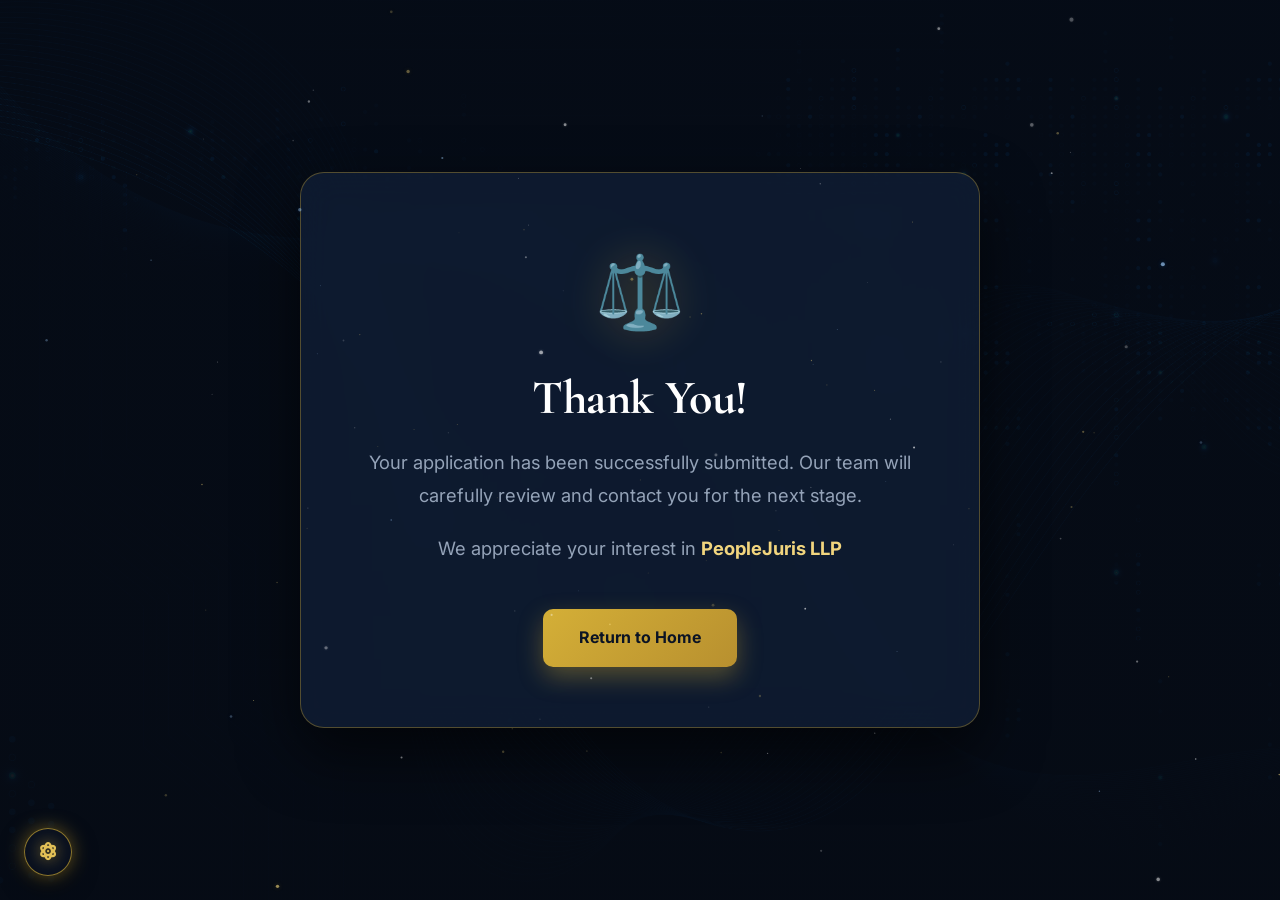
<file: thank.html>
<!DOCTYPE html>
<html lang="en">
<head>
    <meta charset="UTF-8">
    <meta name="viewport" content="width=device-width, initial-scale=1.0">
    <title>Application Submitted | PeopleJuris</title>    

    <!-- Favicon -->
    <link rel="icon" type="image/png" sizes="32x32" href="images/favicon.png">

    <!-- Google Fonts -->
    <link rel="preconnect" href="https://fonts.googleapis.com">
    <link rel="preconnect" href="https://fonts.gstatic.com" crossorigin>
    <link href="https://fonts.googleapis.com/css2?family=Cinzel:wght@700&family=Cormorant+Garamond:wght@500;600;700&family=Inter:wght@300;400;500;600;700&display=swap" rel="stylesheet">

    <!-- Stylesheets -->
    <link rel="stylesheet" href="https://cdnjs.cloudflare.com/ajax/libs/font-awesome/6.7.2/css/all.min.css">
    <link rel="stylesheet" href="css/style.css">
    <link rel="stylesheet" href="css/mobile.css">
</head>
<body>

    <section class="thankyou">
        <div class="box">
            <div class="check" aria-hidden="true">⚖️</div>
            <h1>Thank You!</h1>
            <p>
                Your application has been successfully submitted.
                Our team will carefully review and contact you for the next stage.
            </p>
            <p>
                We appreciate your interest in <strong>PeopleJuris LLP</strong>
            </p>
            <a href="index.html" class="home-btn">Return to Home</a>
        </div>
    </section>

    <!-- JavaScript (Ambient Engine) -->
    <script src="js/ambient-engine.js"></script>
</body>
</html>
</file>
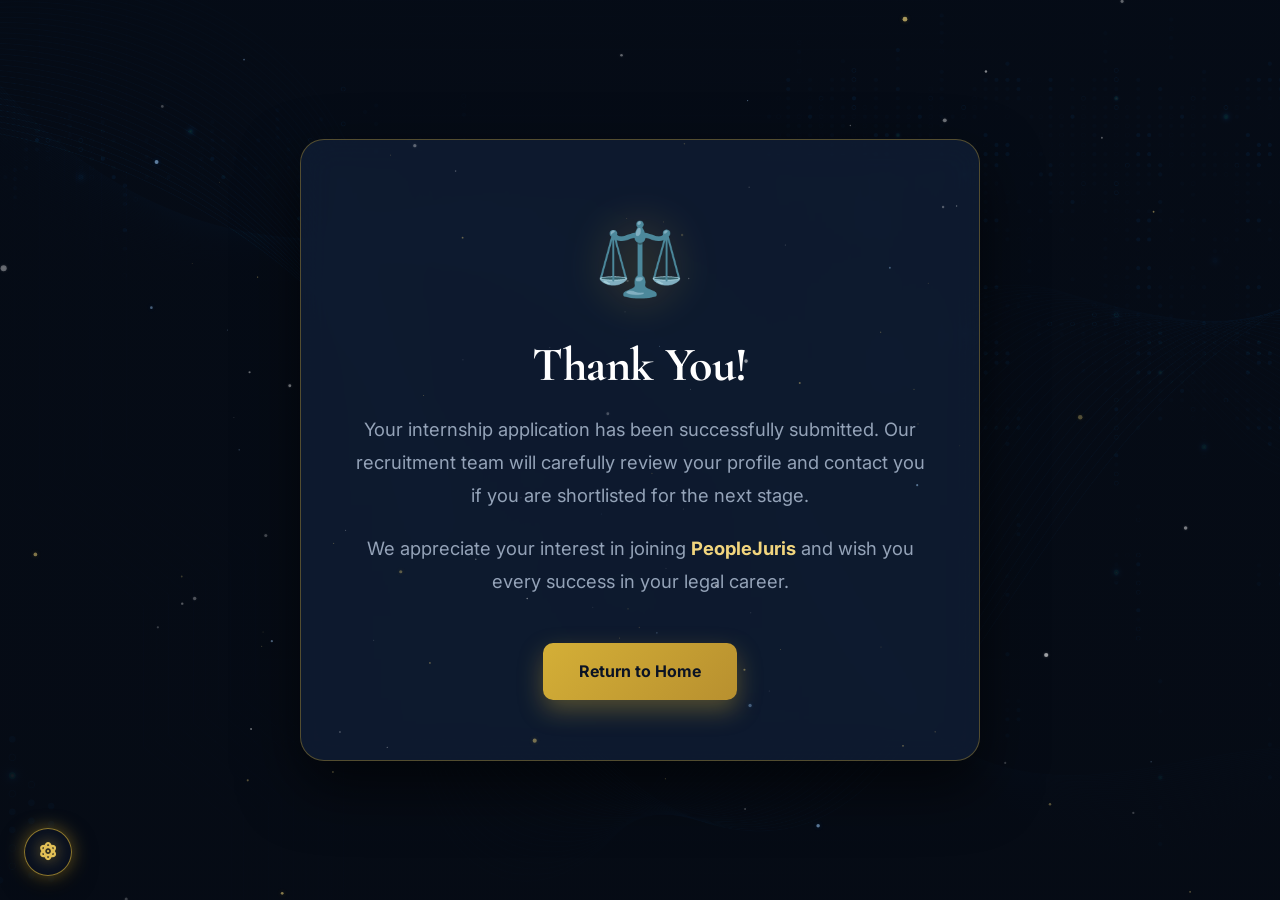
<file: thankyou.html>
<!DOCTYPE html>
<html lang="en">
<head>
    <meta charset="UTF-8">
    <meta name="viewport" content="width=device-width, initial-scale=1.0">
    <title>Application Submitted | PeopleJuris</title>    

    <!-- Favicon -->
    <link rel="icon" type="image/png" sizes="32x32" href="images/favicon.png">

    <!-- Google Fonts -->
    <link rel="preconnect" href="https://fonts.googleapis.com">
    <link rel="preconnect" href="https://fonts.gstatic.com" crossorigin>
    <link href="https://fonts.googleapis.com/css2?family=Cinzel:wght@700&family=Cormorant+Garamond:wght@500;600;700&family=Inter:wght@300;400;500;600;700&display=swap" rel="stylesheet">

    <!-- Stylesheets -->
    <link rel="stylesheet" href="https://cdnjs.cloudflare.com/ajax/libs/font-awesome/6.7.2/css/all.min.css">
    <link rel="stylesheet" href="css/style.css">
    <link rel="stylesheet" href="css/mobile.css">
</head>
<body>

    <section class="thankyou">
        <div class="box">
            <div class="check" aria-hidden="true">⚖️</div>
            <h1>Thank You!</h1>
            <p>
                Your internship application has been successfully submitted.
                Our recruitment team will carefully review your profile and
                contact you if you are shortlisted for the next stage.
            </p>
            <p>
                We appreciate your interest in joining <strong>PeopleJuris</strong>
                and wish you every success in your legal career.
            </p>
            <a href="index.html" class="home-btn">Return to Home</a>
        </div>
    </section>

    <!-- JavaScript (Ambient Engine) -->
    <script src="js/ambient-engine.js"></script>
</body>
</html>
</file>
<file: css/style.css>
/* ==========================================================================
   PEOPLEJURIS LLP — ENTERPRISE AMBIENT 3D DESIGN SYSTEM & STYLESHEET
   Version: 2.0 (High-Performance Ambient 3D Rebuild)
   Typography: Cinzel (Brand), Cormorant Garamond (Editorial), Inter (UI/Body)
   ========================================================================== */

/* --------------------------------------------------------------------------
   1. DESIGN TOKENS (CSS CUSTOM PROPERTIES)
   -------------------------------------------------------------------------- */
:root {
  /* Core Obsidian / Slate Palette */
  --pj-navy-950: #060b14;
  --pj-navy-900: #0a1120;
  --pj-navy-850: #0d1527;
  --pj-navy-800: #0f172a;
  --pj-navy-750: #111d35;
  --pj-navy-700: #13223d;
  --pj-navy-600: #1e293b;
  --pj-navy-500: #334155;

  /* Signature Metallic & Champagne Gold */
  --pj-gold-600: #b8902f;
  --pj-gold-500: #d4af37;
  --pj-gold-400: #e2c056;
  --pj-gold-300: #f1d57e;
  --pj-gold-100: #faf3dc;
  --pj-gold-glow: rgba(212, 175, 55, 0.28);
  --pj-gold-subtle: rgba(212, 175, 55, 0.12);
  --pj-gold-border: rgba(212, 175, 55, 0.22);

  /* Ambient Lighting Colors */
  --pj-ambient-blue: rgba(0, 132, 255, 0.22);
  --pj-ambient-gold: rgba(212, 175, 55, 0.20);
  --pj-ambient-amber: rgba(245, 158, 11, 0.16);
  --pj-ambient-cyan: rgba(6, 182, 212, 0.15);

  /* Light Surface Palette (for editorial reading sections) */
  --pj-surface-white: #ffffff;
  --pj-surface-light: #f8fafc;
  --pj-surface-card: #f1f5f9;
  --pj-surface-border: #e2e8f0;

  /* Typography Colors */
  --pj-text-primary: #f8fafc;
  --pj-text-secondary: #94a3b8;
  --pj-text-muted: #64748b;
  --pj-text-dark-primary: #0f172a;
  --pj-text-dark-secondary: #334155;
  --pj-text-dark-muted: #64748b;

  /* Font Families */
  --pj-font-brand: 'Cinzel', Georgia, serif;
  --pj-font-heading: 'Cormorant Garamond', Georgia, serif;
  --pj-font-body: 'Inter', -apple-system, BlinkMacSystemFont, 'Segoe UI', Roboto, sans-serif;

  /* Radius System */
  --pj-radius-sm: 6px;
  --pj-radius-md: 10px;
  --pj-radius-lg: 16px;
  --pj-radius-xl: 24px;
  --pj-radius-pill: 9999px;

  /* Shadows & Elevations */
  --pj-shadow-sm: 0 4px 12px rgba(0, 0, 0, 0.12);
  --pj-shadow-md: 0 10px 30px rgba(0, 0, 0, 0.22);
  --pj-shadow-lg: 0 20px 50px rgba(0, 0, 0, 0.35);
  --pj-shadow-xl: 0 30px 80px rgba(0, 0, 0, 0.50);
  --pj-shadow-gold: 0 10px 30px rgba(212, 175, 55, 0.25);
  --pj-shadow-inner: inset 0 1px 1px rgba(255, 255, 255, 0.1);

  /* Glassmorphism */
  --pj-glass-bg: rgba(15, 23, 42, 0.75);
  --pj-glass-light-bg: rgba(255, 255, 255, 0.85);
  --pj-glass-border: rgba(212, 175, 55, 0.20);
  --pj-glass-blur: blur(16px);

  /* Transitions & Curves */
  --pj-transition-fast: 0.2s cubic-bezier(0.16, 1, 0.3, 1);
  --pj-transition-normal: 0.35s cubic-bezier(0.16, 1, 0.3, 1);
  --pj-transition-smooth: 0.6s cubic-bezier(0.16, 1, 0.3, 1);
}

/* --------------------------------------------------------------------------
   2. RESET & BASE ELEMENTS
   -------------------------------------------------------------------------- */
*, *::before, *::after {
  box-sizing: border-box;
  margin: 0;
  padding: 0;
}

html {
  scroll-behavior: smooth;
  background-color: var(--pj-navy-950);
  color: var(--pj-text-primary);
  font-family: var(--pj-font-body);
  font-size: 16px;
  line-height: 1.6;
  -webkit-font-smoothing: antialiased;
  -moz-osx-font-smoothing: grayscale;
  text-rendering: optimizeLegibility;
}

body {
  min-height: 100vh;
  min-height: 100dvh;
  background-color: var(--pj-navy-950);
  color: var(--pj-text-primary);
  overflow-x: hidden;
  position: relative;
  display: flex;
  flex-direction: column;
}

img, picture, svg, video {
  display: block;
  max-width: 100%;
  height: auto;
}

a {
  color: var(--pj-gold-500);
  text-decoration: none;
  transition: color var(--pj-transition-fast), border-color var(--pj-transition-fast);
}

a:hover {
  color: var(--pj-gold-400);
}

/* Focus styles for WCAG accessibility */
a:focus-visible,
button:focus-visible,
input:focus-visible,
select:focus-visible,
textarea:focus-visible {
  outline: 2px solid var(--pj-gold-400);
  outline-offset: 3px;
}

/* Custom Text Selection */
::selection {
  background: var(--pj-gold-500);
  color: #000;
}

::-moz-selection {
  background: var(--pj-gold-500);
  color: #000;
}

/* Headings */
h1, h2, h3, h4, h5, h6 {
  font-family: var(--pj-font-heading);
  font-weight: 700;
  line-height: 1.25;
  letter-spacing: -0.01em;
}

/* --------------------------------------------------------------------------
   3. SHARED NAVIGATION BAR (GLASSMORPHIC WITH PERSISTENCE)
   -------------------------------------------------------------------------- */
nav {
  position: fixed;
  top: 0;
  left: 0;
  width: 100%;
  z-index: 1000;
  background: rgba(10, 17, 32, 0.88);
  backdrop-filter: var(--pj-glass-blur);
  -webkit-backdrop-filter: var(--pj-glass-blur);
  border-bottom: 1px solid rgba(212, 175, 55, 0.15);
  padding: 14px clamp(18px, 3.2vw, 48px);
  display: flex;
  justify-content: space-between;
  align-items: center;
  gap: clamp(12px, 1.8vw, 28px);
  transition: transform var(--pj-transition-normal), background var(--pj-transition-normal), box-shadow var(--pj-transition-normal);
  box-shadow: 0 10px 30px rgba(0, 0, 0, 0.4);
}

nav.nav-scrolled {
  background: rgba(8, 14, 26, 0.96);
  padding: 10px clamp(18px, 3.2vw, 48px);
  box-shadow: 0 12px 35px rgba(0, 0, 0, 0.6);
  border-bottom-color: rgba(212, 175, 55, 0.25);
}

nav.nav-hidden {
  transform: translateY(-100%);
}

.logo {
  display: flex;
  align-items: center;
  gap: clamp(10px, 1.2vw, 14px);
  text-decoration: none;
  z-index: 1001;
  flex-shrink: 0;
  white-space: nowrap;
  min-width: max-content;
}

.logo img {
  width: clamp(36px, 2.8vw, 44px);
  height: clamp(36px, 2.8vw, 44px);
  object-fit: contain;
  filter: drop-shadow(0 2px 8px rgba(212, 175, 55, 0.35));
  transition: transform var(--pj-transition-fast);
  flex-shrink: 0;
}

.logo:hover img {
  transform: scale(1.05) rotate(2deg);
}

.logo span {
  font-family: var(--pj-font-brand);
  font-size: clamp(1.15rem, 1.45vw, 1.45rem);
  font-weight: 700;
  letter-spacing: clamp(1.4px, 0.18vw, 2.5px);
  text-transform: uppercase;
  color: #ffffff;
  background: linear-gradient(135deg, #ffffff 60%, var(--pj-gold-300));
  -webkit-background-clip: text;
  -webkit-text-fill-color: transparent;
  white-space: nowrap;
  display: inline-flex;
  align-items: baseline;
}

.logo .tm-mark {
  font-size: 0.52em;
  vertical-align: super;
  margin-left: 2px;
  font-family: var(--pj-font-body);
  font-weight: 700;
  color: var(--pj-gold-300);
  background: none;
  -webkit-background-clip: border-box;
  -webkit-text-fill-color: var(--pj-gold-300);
  letter-spacing: 0;
  display: inline-block;
  white-space: nowrap;
}

nav ul {
  display: flex;
  align-items: center;
  gap: clamp(10px, 1.5vw, 32px);
  list-style: none;
  flex-shrink: 1;
}

nav ul li {
  flex-shrink: 0;
}

nav ul li a {
  font-family: var(--pj-font-body);
  font-size: clamp(0.82rem, 0.95vw, 0.95rem);
  font-weight: 500;
  color: var(--pj-text-secondary);
  position: relative;
  padding: 8px clamp(3px, 0.4vw, 6px);
  letter-spacing: 0.3px;
  white-space: nowrap;
  transition: color var(--pj-transition-fast);
}

nav ul li a::after {
  content: "";
  position: absolute;
  left: 50%;
  bottom: 0;
  width: 0;
  height: 2px;
  background: linear-gradient(90deg, transparent, var(--pj-gold-500), transparent);
  transform: translateX(-50%);
  transition: width var(--pj-transition-normal);
}

nav ul li a:hover {
  color: #ffffff;
}

nav ul li a:hover::after,
nav ul li a.active::after {
  width: 100%;
}

nav ul li a.active {
  color: var(--pj-gold-400);
  font-weight: 600;
}

/* Nav Action Button */
.nav-cta {
  display: inline-flex;
  align-items: center;
  gap: 8px;
  background: linear-gradient(135deg, var(--pj-gold-500), var(--pj-gold-600));
  color: #0b1324 !important;
  font-family: var(--pj-font-body);
  font-size: clamp(0.8rem, 0.9vw, 0.9rem) !important;
  font-weight: 700 !important;
  padding: clamp(8px, 0.8vw, 10px) clamp(14px, 1.4vw, 22px) !important;
  border-radius: var(--pj-radius-pill);
  box-shadow: 0 4px 15px rgba(212, 175, 55, 0.3);
  transition: transform var(--pj-transition-fast), box-shadow var(--pj-transition-fast) !important;
  white-space: nowrap;
  flex-shrink: 0;
}

.nav-cta::after {
  display: none !important;
}

.nav-cta:hover {
  transform: translateY(-2px);
  box-shadow: 0 8px 25px rgba(212, 175, 55, 0.45);
  color: #000000 !important;
}

/* Mobile Menu Toggle */
.menu-toggle {
  display: none;
  font-size: 26px;
  color: var(--pj-gold-400);
  background: none;
  border: none;
  cursor: pointer;
  padding: 6px;
  z-index: 1001;
  transition: transform var(--pj-transition-fast);
}

.menu-toggle:hover {
  transform: scale(1.1);
}

/* --------------------------------------------------------------------------
   4. AMBIENT 3D BACKGROUND ENGINE & LIGHTING
   -------------------------------------------------------------------------- */
.ambient-canvas-wrapper {
  position: absolute;
  inset: 0;
  overflow: hidden;
  pointer-events: none;
  z-index: 0;
}

/* Ambient Radial Glow Orbs */
.ambient-glow-blue {
  position: absolute;
  top: 15%;
  left: -120px;
  width: 480px;
  height: 480px;
  border-radius: 50%;
  background: radial-gradient(circle, var(--pj-ambient-blue) 0%, rgba(0, 132, 255, 0.05) 55%, transparent 75%);
  filter: blur(80px);
  opacity: 0.8;
  animation: ambientFloat 14s ease-in-out infinite alternate;
  pointer-events: none;
  will-change: transform;
}

.ambient-glow-gold {
  position: absolute;
  bottom: 10%;
  right: -120px;
  width: 520px;
  height: 520px;
  border-radius: 50%;
  background: radial-gradient(circle, var(--pj-ambient-amber) 0%, rgba(212, 175, 55, 0.05) 55%, transparent 75%);
  filter: blur(80px);
  opacity: 0.75;
  animation: ambientFloatReverse 16s ease-in-out infinite alternate;
  pointer-events: none;
  will-change: transform;
}

.ambient-glow-center {
  position: absolute;
  top: 40%;
  left: 50%;
  transform: translate(-50%, -50%);
  width: 700px;
  height: 700px;
  border-radius: 50%;
  background: radial-gradient(circle, rgba(212, 175, 55, 0.06) 0%, rgba(15, 23, 42, 0) 70%);
  filter: blur(100px);
  pointer-events: none;
}

/* Subtle Animated Shimmer Beam */
.hero-light {
  position: absolute;
  top: -50%;
  left: -20%;
  width: 60%;
  height: 200%;
  background: linear-gradient(90deg, transparent, rgba(255, 255, 255, 0.04), rgba(212, 175, 55, 0.06), transparent);
  transform: rotate(-30deg);
  pointer-events: none;
  animation: lightSweep 18s linear infinite;
  will-change: transform;
}

/* Background Subtle Mesh Grid */
.bg-grid-overlay {
  position: absolute;
  inset: 0;
  background-image:
    linear-gradient(rgba(212, 175, 55, 0.03) 1px, transparent 1px),
    linear-gradient(90deg, rgba(212, 175, 55, 0.03) 1px, transparent 1px);
  background-size: 80px 80px;
  background-position: center center;
  mask-image: radial-gradient(circle at 50% 50%, black 40%, transparent 80%);
  -webkit-mask-image: radial-gradient(circle at 50% 50%, black 40%, transparent 80%);
  pointer-events: none;
  opacity: 0.7;
}

/* --------------------------------------------------------------------------
   5. HERO SECTION (PERSPECTIVE 3D & COMPOSITION)
   -------------------------------------------------------------------------- */
.hero {
  position: relative;
  min-height: 100vh;
  display: flex;
  align-items: center;
  justify-content: center;
  padding: 140px 48px 80px;
  background:
    radial-gradient(circle at 50% 30%, rgba(19, 34, 61, 0.6) 0%, rgba(6, 11, 20, 0.98) 75%),
    var(--pj-navy-950);
  overflow: hidden;
}

.hero-inner {
  position: relative;
  z-index: 2;
  max-width: 1320px;
  width: 100%;
  display: grid;
  grid-template-columns: 1.15fr 0.85fr;
  align-items: center;
  gap: 60px;
}

.hero-content {
  display: flex;
  flex-direction: column;
  gap: 24px;
}

.hero-badge {
  display: inline-flex;
  align-items: center;
  gap: 10px;
  background: rgba(212, 175, 55, 0.1);
  border: 1px solid rgba(212, 175, 55, 0.3);
  padding: 6px 18px;
  border-radius: var(--pj-radius-pill);
  width: fit-content;
  color: var(--pj-gold-300);
  font-size: 0.85rem;
  font-weight: 600;
  letter-spacing: 1.5px;
  text-transform: uppercase;
  backdrop-filter: blur(8px);
}

.hero-badge .badge-dot {
  width: 8px;
  height: 8px;
  border-radius: 50%;
  background: var(--pj-gold-400);
  box-shadow: 0 0 10px var(--pj-gold-400);
  animation: pulseDot 2s infinite ease-in-out;
}

.hero h1 {
  font-size: clamp(3rem, 5.5vw, 4.6rem);
  font-weight: 700;
  line-height: 1.12;
  color: #ffffff;
  letter-spacing: -0.02em;
}

.hero h1 span.gold-text {
  background: linear-gradient(135deg, #ffffff 10%, var(--pj-gold-300) 60%, var(--pj-gold-500) 100%);
  -webkit-background-clip: text;
  -webkit-text-fill-color: transparent;
  display: inline-block;
}

.hero-subtext {
  font-size: clamp(1.1rem, 1.4vw, 1.3rem);
  color: var(--pj-text-secondary);
  line-height: 1.8;
  max-width: 620px;
}

.hero-actions {
  display: flex;
  align-items: center;
  gap: 20px;
  margin-top: 12px;
  flex-wrap: wrap;
}

/* 3D Visual Stage (Spatial Card with Tilt) */
.hero-stage-3d {
  position: relative;
  perspective: 1200px;
  display: flex;
  justify-content: center;
  align-items: center;
}

.hero-3d-card {
  position: relative;
  width: 100%;
  max-width: 580px;
  aspect-ratio: 16 / 8.5;
  border-radius: var(--pj-radius-xl);
  background: #070d18;
  border: 1px solid rgba(212, 175, 55, 0.4);
  box-shadow:
    0 25px 60px rgba(0, 0, 0, 0.7),
    0 0 50px rgba(212, 175, 55, 0.22),
    inset 0 1px 2px rgba(255, 255, 255, 0.18);
  backdrop-filter: var(--pj-glass-blur);
  transform-style: preserve-3d;
  transition: transform 0.25s cubic-bezier(0.2, 0.8, 0.2, 1);
  display: flex;
  flex-direction: column;
  justify-content: center;
  align-items: center;
  padding: 0;
  overflow: hidden;
}

.hero-3d-card::before {
  content: "";
  position: absolute;
  inset: 0;
  background: radial-gradient(circle at var(--mouse-x, 50%) var(--mouse-y, 50%), rgba(212, 175, 55, 0.22) 0%, transparent 60%);
  pointer-events: none;
  transition: opacity 0.3s;
  z-index: 1;
}

.hero-crest-img {
  width: 100%;
  height: 100%;
  object-fit: cover;
  object-position: center center;
  display: block;
  transform: translateZ(30px);
  transition: transform var(--pj-transition-normal);
}

.hero-stage-badge {
  position: absolute;
  bottom: 14px;
  background: rgba(10, 17, 32, 0.92);
  border: 1px solid rgba(212, 175, 55, 0.45);
  padding: 6px 20px;
  border-radius: var(--pj-radius-pill);
  color: var(--pj-gold-300);
  font-family: var(--pj-font-brand);
  font-size: 0.9rem;
  letter-spacing: 2.2px;
  text-transform: lowercase;
  font-weight: 600;
  transform: translateZ(50px);
  box-shadow: 0 8px 24px rgba(0, 0, 0, 0.55);
  white-space: nowrap;
  backdrop-filter: blur(8px);
  z-index: 2;
}

/* Floating Dimensional Accent Spheres */
.stage-accent-1 {
  position: absolute;
  top: -20px;
  right: -20px;
  width: 80px;
  height: 80px;
  border-radius: 50%;
  background: radial-gradient(circle, var(--pj-gold-400), transparent 70%);
  filter: blur(12px);
  transform: translateZ(60px);
  pointer-events: none;
}

.stage-accent-2 {
  position: absolute;
  bottom: 10px;
  left: -25px;
  width: 90px;
  height: 90px;
  border-radius: 50%;
  background: radial-gradient(circle, rgba(0, 132, 255, 0.6), transparent 70%);
  filter: blur(16px);
  transform: translateZ(45px);
  pointer-events: none;
}

/* --------------------------------------------------------------------------
   6. BUTTONS & INTERACTIVE CONTROLS
   -------------------------------------------------------------------------- */
.btn-primary {
  display: inline-flex;
  align-items: center;
  justify-content: center;
  gap: 12px;
  background: linear-gradient(135deg, var(--pj-gold-500) 0%, var(--pj-gold-600) 100%);
  color: #0b1324 !important;
  font-family: var(--pj-font-body);
  font-size: 1.05rem;
  font-weight: 700;
  padding: 16px 36px;
  border-radius: var(--pj-radius-md);
  border: none;
  cursor: pointer;
  text-decoration: none;
  letter-spacing: 0.3px;
  box-shadow: 0 10px 25px rgba(212, 175, 55, 0.35);
  transition: transform var(--pj-transition-fast), box-shadow var(--pj-transition-fast), background var(--pj-transition-fast);
  position: relative;
  overflow: hidden;
}

.btn-primary:hover {
  transform: translateY(-3px);
  box-shadow: 0 16px 35px rgba(212, 175, 55, 0.5);
  color: #000000 !important;
}

.btn-primary:active {
  transform: translateY(-1px);
}

.btn-secondary {
  display: inline-flex;
  align-items: center;
  justify-content: center;
  gap: 10px;
  background: rgba(255, 255, 255, 0.05);
  color: #ffffff !important;
  font-family: var(--pj-font-body);
  font-size: 1.05rem;
  font-weight: 600;
  padding: 16px 34px;
  border-radius: var(--pj-radius-md);
  border: 1px solid rgba(212, 175, 55, 0.35);
  cursor: pointer;
  text-decoration: none;
  backdrop-filter: blur(8px);
  transition: transform var(--pj-transition-fast), background var(--pj-transition-fast), border-color var(--pj-transition-fast);
}

.btn-secondary:hover {
  background: rgba(212, 175, 55, 0.12);
  border-color: var(--pj-gold-400);
  transform: translateY(-3px);
  color: #ffffff !important;
}

/* Legacy Support Classes mapped to Design Tokens */
.hero-btn {
  display: inline-flex;
  align-items: center;
  justify-content: center;
  background: linear-gradient(135deg, var(--pj-gold-500), var(--pj-gold-600));
  color: #0b1324 !important;
  font-family: var(--pj-font-body);
  font-size: 1.05rem;
  font-weight: 700;
  padding: 16px 38px;
  border-radius: var(--pj-radius-md);
  text-decoration: none;
  box-shadow: 0 10px 25px rgba(212, 175, 55, 0.35);
  transition: transform var(--pj-transition-fast), box-shadow var(--pj-transition-fast);
}

.hero-btn:hover {
  transform: translateY(-3px);
  box-shadow: 0 16px 35px rgba(212, 175, 55, 0.5);
  color: #000000 !important;
}

.apply-btn, .consult-btn {
  display: inline-flex;
  align-items: center;
  justify-content: center;
  background: linear-gradient(135deg, var(--pj-gold-500), var(--pj-gold-600));
  color: #0b1324 !important;
  font-weight: 700;
  padding: 14px 32px;
  border-radius: var(--pj-radius-md);
  text-decoration: none;
  box-shadow: 0 8px 20px rgba(212, 175, 55, 0.3);
  transition: transform var(--pj-transition-fast), box-shadow var(--pj-transition-fast);
}

.apply-btn:hover, .consult-btn:hover {
  transform: translateY(-2px);
  box-shadow: 0 12px 28px rgba(212, 175, 55, 0.45);
}

/* --------------------------------------------------------------------------
   7. EDITORIAL ABOUT SECTION & FOUNDER SPOTLIGHT
   -------------------------------------------------------------------------- */
.about {
  position: relative;
  background:
    linear-gradient(180deg, var(--pj-navy-950) 0%, #0d1629 100%);
  padding: 120px 48px;
  border-top: 1px solid rgba(212, 175, 55, 0.15);
  color: var(--pj-text-primary);
}

.about-inner {
  max-width: 1280px;
  margin: 0 auto;
  display: grid;
  grid-template-columns: 0.9fr 1.1fr;
  gap: 70px;
  align-items: start;
}

.about-image {
  position: sticky;
  top: 120px;
  background: rgba(19, 34, 61, 0.5);
  border: 1px solid rgba(212, 175, 55, 0.25);
  border-radius: var(--pj-radius-xl);
  padding: 24px;
  text-align: center;
  backdrop-filter: blur(12px);
  box-shadow: 0 20px 50px rgba(0, 0, 0, 0.5);
  transition: transform var(--pj-transition-normal);
}

.about-image:hover {
  transform: translateY(-5px);
  border-color: rgba(212, 175, 55, 0.45);
}

.about-image img {
  width: 100%;
  height: 400px;
  object-fit: cover;
  object-position: top center;
  filter: none !important;
  border-radius: var(--pj-radius-lg);
  border: 2px solid rgba(212, 175, 55, 0.3);
  box-shadow: 0 12px 30px rgba(0, 0, 0, 0.4);
  display: block;
}

.about-image h3 {
  font-size: 1.85rem;
  color: #ffffff;
  margin-top: 22px;
}

.founder-title {
  display: inline-block;
  color: var(--pj-gold-400);
  font-size: 0.95rem;
  font-weight: 600;
  letter-spacing: 1px;
  text-transform: uppercase;
  margin: 6px 0 14px;
}

.about-image p {
  color: var(--pj-text-secondary);
  font-size: 1rem;
  line-height: 1.7;
  font-style: italic;
  max-width: 360px;
  margin: 0 auto;
}

.about-content {
  display: flex;
  flex-direction: column;
  gap: 24px;
}

.section-label {
  display: inline-flex;
  align-items: center;
  gap: 8px;
  color: var(--pj-gold-400);
  font-family: var(--pj-font-brand);
  font-size: 0.85rem;
  letter-spacing: 2px;
  text-transform: uppercase;
  font-weight: 700;
}

.about-content h2, .section-heading {
  font-size: clamp(2.4rem, 4vw, 3.4rem);
  color: #ffffff;
  line-height: 1.2;
  position: relative;
  padding-bottom: 20px;
}

.about-content h2::after, .section-heading::after {
  content: "";
  position: absolute;
  bottom: 0;
  left: 0;
  width: 80px;
  height: 3px;
  background: linear-gradient(90deg, var(--pj-gold-500), transparent);
  border-radius: 2px;
}

.section-heading.text-center::after {
  left: 50%;
  transform: translateX(-50%);
  background: linear-gradient(90deg, transparent, var(--pj-gold-500), transparent);
}

.about-content p {
  font-size: 1.15rem;
  line-height: 1.95;
  color: var(--pj-text-secondary);
}

/* --------------------------------------------------------------------------
   8. MISSION, VISION & LEGACY TIMELINE
   -------------------------------------------------------------------------- */
.about-values {
  position: relative;
  background:
    radial-gradient(circle at 80% 20%, rgba(212, 175, 55, 0.08) 0%, transparent 60%),
    radial-gradient(circle at 20% 80%, rgba(0, 132, 255, 0.08) 0%, transparent 60%),
    #080e1a;
  padding: 120px 48px;
  border-top: 1px solid rgba(212, 175, 55, 0.12);
}

.about-values-container {
  max-width: 1280px;
  margin: 0 auto;
}

.mission-vision {
  display: grid;
  grid-template-columns: repeat(2, 1fr);
  gap: 36px;
  margin-bottom: 90px;
}

.mv-card {
  background: rgba(19, 34, 61, 0.45);
  border: 1px solid rgba(212, 175, 55, 0.22);
  border-radius: var(--pj-radius-xl);
  padding: 44px;
  backdrop-filter: blur(12px);
  position: relative;
  overflow: hidden;
  box-shadow: 0 15px 40px rgba(0, 0, 0, 0.4);
  transition: transform var(--pj-transition-normal), border-color var(--pj-transition-normal);
}

.mv-card::before {
  content: "";
  position: absolute;
  top: 0;
  left: 0;
  width: 100%;
  height: 4px;
  background: linear-gradient(90deg, var(--pj-gold-400), var(--pj-gold-600));
}

.mv-card:hover {
  transform: translateY(-6px);
  border-color: rgba(212, 175, 55, 0.45);
}

.mv-card h2 {
  font-size: 2.2rem;
  color: #ffffff;
  margin-bottom: 18px;
  display: flex;
  align-items: center;
  gap: 12px;
}

.mv-card p {
  font-size: 1.15rem;
  line-height: 1.85;
  color: var(--pj-text-secondary);
}

/* Timeline */
.legacy {
  text-align: center;
}

.legacy h2 {
  font-size: 2.8rem;
  color: #ffffff;
  margin-bottom: 50px;
}

.timeline {
  display: grid;
  grid-template-columns: repeat(3, 1fr);
  gap: 32px;
  position: relative;
}

.timeline-card {
  background: rgba(19, 34, 61, 0.4);
  border: 1px solid rgba(212, 175, 55, 0.2);
  border-radius: var(--pj-radius-lg);
  padding: 38px 30px;
  text-align: left;
  backdrop-filter: blur(8px);
  position: relative;
  box-shadow: 0 12px 35px rgba(0, 0, 0, 0.35);
  transition: transform var(--pj-transition-normal), border-color var(--pj-transition-normal);
}

.timeline-card:hover {
  transform: translateY(-5px);
  border-color: var(--pj-gold-400);
}

.timeline-card h3 {
  font-family: var(--pj-font-brand);
  font-size: 2rem;
  color: var(--pj-gold-400);
  margin-bottom: 10px;
}

.timeline-card h4 {
  font-size: 1.45rem;
  color: #ffffff;
  margin-bottom: 14px;
}

.timeline-card p {
  font-size: 1.05rem;
  line-height: 1.75;
  color: var(--pj-text-secondary);
}

/* --------------------------------------------------------------------------
   9. LEADERSHIP SECTION (TEAM PRESENTATION)
   -------------------------------------------------------------------------- */
.leadership {
  position: relative;
  background: var(--pj-navy-950);
  padding: 120px 48px;
  border-top: 1px solid rgba(212, 175, 55, 0.12);
  text-align: center;
}

.leadership-inner {
  max-width: 1100px;
  margin: 0 auto;
}

.leadership h2 {
  font-size: 3rem;
  color: #ffffff;
  margin-bottom: 60px;
}

.leaders {
  display: grid;
  grid-template-columns: repeat(2, 1fr);
  gap: 40px;
}

.leader-card {
  background: rgba(19, 34, 61, 0.5);
  border: 1px solid rgba(212, 175, 55, 0.22);
  border-radius: var(--pj-radius-xl);
  overflow: hidden;
  box-shadow: 0 18px 45px rgba(0, 0, 0, 0.45);
  backdrop-filter: blur(12px);
  transition: transform var(--pj-transition-normal), border-color var(--pj-transition-normal);
  display: flex;
  flex-direction: column;
}

.leader-card:hover {
  transform: translateY(-6px);
  border-color: var(--pj-gold-400);
}

.leader-card img {
  width: 100%;
  height: 480px;
  object-fit: cover;
  object-position: top center;
  display: block;
  filter: none !important;
  border-bottom: 1px solid rgba(212, 175, 55, 0.2);
  transition: transform var(--pj-transition-normal);
}

.leader-card:hover img {
  transform: scale(1.02);
}

.leader-info {
  padding: 30px;
  text-align: left;
}

.leader-card h3 {
  font-size: 1.75rem;
  color: #ffffff;
  margin-bottom: 8px;
}

.leader-card p {
  font-size: 1.05rem;
  line-height: 1.7;
  color: var(--pj-text-secondary);
}

/* --------------------------------------------------------------------------
   10. PRACTICE AREAS SHOWCASE (WITH INTERACTIVE MODAL CARDS)
   -------------------------------------------------------------------------- */
.practice-hero {
  position: relative;
  background:
    linear-gradient(rgba(6, 11, 20, 0.85), rgba(6, 11, 20, 0.94)),
    url("../images/careerback.jpg");
  background-size: cover;
  background-position: center;
  padding: 160px 48px 90px;
  text-align: center;
  border-bottom: 1px solid rgba(212, 175, 55, 0.15);
}

.practice-hero h1 {
  font-size: clamp(2.8rem, 5vw, 4.2rem);
  color: #ffffff;
  margin-bottom: 16px;
}

.practice-hero p {
  font-size: clamp(1.15rem, 1.8vw, 1.35rem);
  color: var(--pj-text-secondary);
  max-width: 780px;
  margin: 0 auto;
}

.legal-services {
  position: relative;
  background:
    radial-gradient(circle at 50% 15%, rgba(13, 22, 41, 0.75) 0%, rgba(6, 11, 20, 0.94) 75%),
    #060b14 !important;
  padding: 100px 48px;
}

.services-wrapper {
  position: relative;
  z-index: 2;
  max-width: 1320px;
  margin: 0 auto;
}

.main-title {
  font-size: 3rem;
  text-align: center;
  color: #ffffff;
  margin-bottom: 60px;
}

.service-section {
  margin-bottom: 80px;
}

.section-title {
  font-size: 2.1rem;
  color: var(--pj-gold-300);
  margin-bottom: 36px;
  position: relative;
  padding-left: 20px;
  border-left: 4px solid var(--pj-gold-500);
}

.service-grid {
  display: grid;
  grid-template-columns: repeat(3, 1fr);
  gap: 28px;
}

.service-card {
  background: rgba(8, 14, 26, 0.82);
  border: 1px solid rgba(212, 175, 55, 0.2);
  border-radius: var(--pj-radius-lg);
  padding: 34px;
  display: flex;
  flex-direction: column;
  backdrop-filter: blur(12px);
  -webkit-backdrop-filter: blur(12px);
  box-shadow: 0 14px 35px rgba(0, 0, 0, 0.55);
  transition: transform var(--pj-transition-normal), border-color var(--pj-transition-normal), box-shadow var(--pj-transition-normal);
  position: relative;
}

.service-card:hover {
  transform: translateY(-6px);
  border-color: var(--pj-gold-400);
  box-shadow: 0 20px 45px rgba(0, 0, 0, 0.5), 0 0 25px rgba(212, 175, 55, 0.12);
}

.service-card h4 {
  font-size: 1.65rem;
  color: #ffffff;
  margin-bottom: 12px;
}

.service-card p {
  font-size: 1rem;
  color: var(--pj-text-secondary);
  line-height: 1.7;
  margin-bottom: 20px;
}

.service-card ul {
  list-style: none;
  margin-bottom: 24px;
  flex-grow: 1;
}

.service-card ul li {
  font-size: 0.95rem;
  color: var(--pj-text-secondary);
  padding: 6px 0 6px 22px;
  position: relative;
  line-height: 1.5;
  border-bottom: 1px solid rgba(255, 255, 255, 0.05);
}

.service-card ul li::before {
  content: "▪";
  position: absolute;
  left: 6px;
  color: var(--pj-gold-400);
  font-size: 1.1rem;
}

.service-card a, .service-modal-trigger {
  display: inline-flex;
  align-items: center;
  gap: 8px;
  color: var(--pj-gold-400);
  font-weight: 600;
  font-size: 0.95rem;
  text-decoration: none;
  background: none;
  border: none;
  cursor: pointer;
  padding: 8px 0;
  margin-top: auto;
  transition: gap var(--pj-transition-fast), color var(--pj-transition-fast);
}

.service-card a:hover, .service-modal-trigger:hover {
  color: #ffffff;
  gap: 12px;
}

/* ==========================================================================
   WHY CHOOSE PEOPLEJURIS — MODERN INTERACTIVE INSTITUTIONAL SHOWCASE
   ========================================================================== */
.why {
  position: relative;
  background: radial-gradient(circle at 50% 0%, rgba(17, 28, 51, 0.7) 0%, rgba(6, 11, 20, 0.96) 75%) !important;
  padding: 100px 32px 110px;
  border-top: 1px solid rgba(212, 175, 55, 0.16);
  border-bottom: 1px solid rgba(212, 175, 55, 0.12);
  overflow: hidden;
  z-index: 10;
}

.why-inner {
  max-width: 1240px;
  margin: 0 auto;
  position: relative;
  z-index: 2;
}

.why-header-wrap {
  text-align: center;
  max-width: 820px;
  margin: 0 auto 55px;
}

.why-header-wrap h2 {
  font-family: var(--pj-font-brand);
  font-size: clamp(2.2rem, 3.4vw, 3.1rem);
  font-weight: 700;
  color: #ffffff;
  margin: 16px 0 14px;
  letter-spacing: -0.5px;
  text-shadow: 0 4px 18px rgba(0, 0, 0, 0.7);
}

.why-subtext {
  font-family: var(--pj-font-body);
  font-size: 1.02rem;
  color: var(--pj-text-secondary);
  line-height: 1.65;
  margin: 0;
}

.why-grid {
  display: grid;
  grid-template-columns: repeat(4, 1fr);
  gap: 22px;
  margin-bottom: 45px;
}

/* Advantage Card */
.why-card {
  position: relative;
  background: linear-gradient(145deg, rgba(16, 26, 46, 0.82) 0%, rgba(9, 15, 27, 0.92) 100%);
  border: 1px solid rgba(212, 175, 55, 0.24);
  border-radius: var(--pj-radius-xl);
  padding: 26px 22px 22px;
  display: flex;
  flex-direction: column;
  overflow: hidden;
  box-shadow: 0 12px 32px rgba(0, 0, 0, 0.45), inset 0 1px 0 rgba(255, 255, 255, 0.08);
  transition: transform 0.3s cubic-bezier(0.16, 1, 0.3, 1),
              border-color 0.3s ease,
              box-shadow 0.3s ease,
              background 0.3s ease;
  cursor: default;
}

.why-card-laser {
  position: absolute;
  top: 0;
  left: 0;
  width: 45px;
  height: 2px;
  background: linear-gradient(90deg, var(--pj-gold-400), #38bdf8);
  transition: width 0.4s cubic-bezier(0.16, 1, 0.3, 1), opacity 0.3s ease;
  opacity: 0.85;
}

.why-card:hover {
  transform: translateY(-6px);
  border-color: #38bdf8;
  background: linear-gradient(145deg, rgba(22, 36, 64, 0.92) 0%, rgba(12, 21, 38, 0.97) 100%);
  box-shadow:
    0 18px 45px rgba(0, 0, 0, 0.6),
    0 0 25px rgba(56, 189, 248, 0.22),
    inset 0 0 15px rgba(212, 175, 55, 0.08);
}

.why-card:hover .why-card-laser {
  width: 100%;
  opacity: 1;
}

.why-card-top {
  display: flex;
  justify-content: space-between;
  align-items: center;
  margin-bottom: 16px;
}

.why-card-metric {
  display: inline-flex;
  align-items: baseline;
  gap: 5px;
}

.metric-num {
  font-family: var(--pj-font-brand);
  font-size: 1.65rem;
  font-weight: 700;
  color: #ffffff;
  line-height: 1;
  letter-spacing: -0.5px;
}

.metric-plus {
  color: var(--pj-gold-300);
  font-size: 1.15rem;
  font-weight: 800;
  margin-left: 1px;
}

.metric-unit {
  font-family: var(--pj-font-body);
  font-size: 0.68rem;
  font-weight: 800;
  color: var(--pj-text-muted);
  letter-spacing: 1.2px;
  text-transform: uppercase;
}

.why-card-icon {
  width: 42px;
  height: 42px;
  border-radius: 12px;
  display: flex;
  align-items: center;
  justify-content: center;
  font-size: 1.05rem;
  flex-shrink: 0;
  box-shadow: 0 4px 14px rgba(0, 0, 0, 0.4), inset 0 1px 0 rgba(255, 255, 255, 0.12);
  transition: transform 0.3s ease, box-shadow 0.3s ease;
}

.icon-gold {
  background: rgba(212, 175, 55, 0.12);
  border: 1px solid rgba(212, 175, 55, 0.35);
  color: var(--pj-gold-400);
}

.icon-cyan {
  background: rgba(56, 189, 248, 0.12);
  border: 1px solid rgba(56, 189, 248, 0.35);
  color: #38bdf8;
}

.icon-amber {
  background: rgba(245, 158, 11, 0.12);
  border: 1px solid rgba(245, 158, 11, 0.35);
  color: #fbbf24;
}

.icon-emerald {
  background: rgba(16, 185, 129, 0.12);
  border: 1px solid rgba(16, 185, 129, 0.35);
  color: #34d399;
}

.why-card:hover .why-card-icon {
  transform: scale(1.08) rotate(4deg);
  box-shadow: 0 0 16px rgba(56, 189, 248, 0.35);
}

.why-card h3 {
  font-family: var(--pj-font-body);
  font-size: 1.05rem;
  font-weight: 700;
  color: #ffffff;
  margin: 0 0 8px 0;
  line-height: 1.35;
  letter-spacing: 0.2px;
}

.why-card p {
  font-family: var(--pj-font-body);
  font-size: 0.84rem;
  color: var(--pj-text-secondary);
  line-height: 1.55;
  margin: 0 0 16px 0;
  flex: 1;
}

.why-card-tags {
  display: flex;
  flex-wrap: wrap;
  gap: 6px;
  margin-bottom: 16px;
}

.adv-tag {
  display: inline-flex;
  align-items: center;
  gap: 5px;
  font-family: var(--pj-font-body);
  font-size: 0.72rem;
  font-weight: 600;
  color: var(--pj-text-muted);
  background: rgba(10, 18, 34, 0.85);
  border: 1px solid rgba(212, 175, 55, 0.16);
  padding: 4px 8px;
  border-radius: var(--pj-radius-pill);
}

.adv-tag i {
  color: var(--pj-gold-400);
  font-size: 0.65rem;
}

.why-card-footer {
  display: flex;
  align-items: center;
  justify-content: space-between;
  padding-top: 12px;
  border-top: 1px solid rgba(212, 175, 55, 0.14);
}

.why-status {
  display: inline-flex;
  align-items: center;
  gap: 6px;
  font-family: var(--pj-font-body);
  font-size: 0.74rem;
  font-weight: 600;
  color: var(--pj-text-muted);
  letter-spacing: 0.3px;
}

.why-arrow {
  color: var(--pj-text-muted);
  font-size: 0.8rem;
  transition: transform var(--pj-transition-fast), color var(--pj-transition-fast);
}

.why-card:hover .why-arrow {
  transform: translateX(4px);
  color: #38bdf8;
}

/* Interactive Consultation Action Deck */
.why-cta-banner {
  display: flex;
  align-items: center;
  justify-content: space-between;
  gap: 28px;
  background: linear-gradient(135deg, rgba(20, 32, 57, 0.8) 0%, rgba(10, 16, 29, 0.92) 100%);
  border: 1px solid rgba(212, 175, 55, 0.3);
  border-radius: var(--pj-radius-xl);
  padding: 28px 34px;
  box-shadow: 0 14px 35px rgba(0, 0, 0, 0.5), inset 0 1px 0 rgba(255, 255, 255, 0.1);
  position: relative;
  overflow: hidden;
}

.why-cta-banner::before {
  content: "";
  position: absolute;
  top: 0;
  left: 0;
  right: 0;
  height: 1px;
  background: linear-gradient(90deg, transparent, rgba(212, 175, 55, 0.45), rgba(56, 189, 248, 0.45), transparent);
}

.why-cta-content {
  flex: 1;
}

.why-cta-badge {
  display: inline-flex;
  align-items: center;
  gap: 7px;
  background: rgba(10, 18, 34, 0.75);
  border: 1px solid rgba(212, 175, 55, 0.25);
  padding: 4px 10px;
  border-radius: var(--pj-radius-pill);
  font-family: var(--pj-font-body);
  font-size: 0.68rem;
  font-weight: 700;
  letter-spacing: 1px;
  color: var(--pj-gold-300);
  margin-bottom: 10px;
}

.why-cta-badge i {
  color: #38bdf8;
  font-size: 0.72rem;
}

.why-cta-content h3 {
  font-family: var(--pj-font-brand);
  font-size: clamp(1.2rem, 1.8vw, 1.55rem);
  color: #ffffff;
  margin: 0 0 6px 0;
  letter-spacing: -0.3px;
}

.why-cta-content p {
  font-family: var(--pj-font-body);
  font-size: 0.88rem;
  color: var(--pj-text-secondary);
  margin: 0;
  line-height: 1.5;
}

.why-cta-actions {
  display: flex;
  align-items: center;
  gap: 14px;
  flex-shrink: 0;
}

.why-cta-btn {
  display: inline-flex;
  align-items: center;
  gap: 9px;
  padding: 12px 22px;
  border-radius: var(--pj-radius-pill);
  font-family: var(--pj-font-body);
  font-size: 0.88rem;
  font-weight: 700;
  text-decoration: none;
  transition: all var(--pj-transition-fast);
  white-space: nowrap;
}

.btn-cta-primary {
  background: linear-gradient(135deg, var(--pj-gold-400), var(--pj-gold-500));
  color: var(--pj-navy-950);
  box-shadow: 0 4px 16px rgba(212, 175, 55, 0.35);
}

.btn-cta-primary:hover {
  transform: translateY(-2px);
  box-shadow: 0 8px 24px rgba(212, 175, 55, 0.5);
  filter: brightness(1.08);
}

.btn-cta-secondary {
  background: rgba(10, 18, 34, 0.8);
  border: 1px solid rgba(212, 175, 55, 0.32);
  color: var(--pj-gold-300);
}

.btn-cta-secondary:hover {
  transform: translateY(-2px);
  background: rgba(19, 34, 61, 0.9);
  border-color: #38bdf8;
  color: #ffffff;
  box-shadow: 0 0 16px rgba(56, 189, 248, 0.25);
}

/* --------------------------------------------------------------------------
   11. CONSULTATION PORTAL & FORMS (STANDARD & PREMIUM)
   -------------------------------------------------------------------------- */
.consultation {
  background: var(--pj-navy-950);
  padding: 100px 48px 120px;
}

.consultation-inner {
  max-width: 1100px;
  margin: 0 auto;
  text-align: center;
}

.consultation h2 {
  font-size: 3rem;
  color: #ffffff;
  margin-bottom: 50px;
}

.consult-grid {
  display: grid;
  grid-template-columns: repeat(2, 1fr);
  gap: 40px;
}

.consult-card {
  background: rgba(19, 34, 61, 0.5);
  border: 1px solid rgba(212, 175, 55, 0.25);
  border-radius: var(--pj-radius-xl);
  padding: 50px 40px;
  text-align: left;
  display: flex;
  flex-direction: column;
  backdrop-filter: blur(12px);
  box-shadow: 0 20px 50px rgba(0, 0, 0, 0.45);
  position: relative;
  transition: transform var(--pj-transition-normal), border-color var(--pj-transition-normal);
}

.consult-card:hover {
  transform: translateY(-6px);
  border-color: var(--pj-gold-400);
}

.consult-card h3 {
  font-size: 2rem;
  color: #ffffff;
  margin-bottom: 24px;
  padding-bottom: 16px;
  border-bottom: 1px solid rgba(212, 175, 55, 0.2);
}

.consult-card ul {
  list-style: none;
  margin-bottom: 36px;
  flex-grow: 1;
}

.consult-card ul li {
  font-size: 1.1rem;
  color: var(--pj-text-secondary);
  padding: 12px 0;
  border-bottom: 1px solid rgba(255, 255, 255, 0.05);
  position: relative;
  padding-left: 28px;
}

.consult-card ul li::before {
  content: "✓";
  position: absolute;
  left: 0;
  color: var(--pj-gold-400);
  font-weight: 700;
}

/* Consultation Form Pages (free-consultation.html & paid-consultation.html) */
.form-hero {
  position: relative;
  background:
    linear-gradient(rgba(6, 11, 20, 0.85), rgba(6, 11, 20, 0.95)),
    url("../images/careerback.jpg");
  background-size: cover;
  background-position: center;
  padding: 150px 48px 80px;
  text-align: center;
  border-bottom: 1px solid rgba(212, 175, 55, 0.15);
}

.form-hero h1 {
  font-size: clamp(2.6rem, 4.5vw, 3.8rem);
  color: #ffffff;
  margin-bottom: 16px;
}

.form-hero p {
  font-size: 1.25rem;
  color: var(--pj-text-secondary);
  max-width: 800px;
  margin: 0 auto;
}

.form-section {
  background: var(--pj-navy-950);
  padding: 80px 48px 120px;
}

.form-box {
  max-width: 900px;
  margin: 0 auto;
  background: rgba(19, 34, 61, 0.6);
  border: 1px solid rgba(212, 175, 55, 0.3);
  border-radius: var(--pj-radius-xl);
  padding: 50px 48px;
  backdrop-filter: blur(16px);
  box-shadow: 0 25px 60px rgba(0, 0, 0, 0.5);
}

.form-box h2 {
  font-size: 2.5rem;
  color: #ffffff;
  text-align: center;
  margin-bottom: 24px;
}

.info-banner {
  background: rgba(0, 132, 255, 0.08);
  border-left: 4px solid var(--pj-gold-500);
  padding: 18px 24px;
  border-radius: var(--pj-radius-sm);
  color: var(--pj-text-secondary);
  font-size: 1rem;
  line-height: 1.7;
  margin-bottom: 36px;
}

.info-banner strong {
  color: #ffffff;
}

.form-grid {
  display: grid;
  grid-template-columns: repeat(2, 1fr);
  gap: 24px;
}

.form-group {
  display: flex;
  flex-direction: column;
  gap: 8px;
  margin-bottom: 22px;
}

.form-group.col-span-2 {
  grid-column: span 2;
}

.form-group label {
  font-size: 0.95rem;
  font-weight: 600;
  color: #ffffff;
  letter-spacing: 0.3px;
}

.form-control,
input[type="text"],
input[type="password"],
input[type="email"],
input[type="tel"],
input[type="date"],
input[type="time"],
input[type="number"],
select,
textarea {
  width: 100%;
  background: rgba(10, 17, 32, 0.85);
  border: 1px solid rgba(212, 175, 55, 0.25);
  color: #ffffff;
  font-family: var(--pj-font-body);
  font-size: 1rem;
  padding: 14px 18px;
  border-radius: var(--pj-radius-md);
  box-sizing: border-box;
  transition: border-color var(--pj-transition-fast), box-shadow var(--pj-transition-fast);
}

/* Ensure placeholder styling is consistent and does not alter input design */
::placeholder {
  color: rgba(255, 255, 255, 0.4);
  font-family: var(--pj-font-body);
  letter-spacing: normal;
  opacity: 1;
}

::-webkit-input-placeholder {
  color: rgba(255, 255, 255, 0.4);
  font-family: var(--pj-font-body);
  letter-spacing: normal;
}

::-moz-placeholder {
  color: rgba(255, 255, 255, 0.4);
  font-family: var(--pj-font-body);
  letter-spacing: normal;
  opacity: 1;
}

:-ms-input-placeholder {
  color: rgba(255, 255, 255, 0.4);
  font-family: var(--pj-font-body);
  letter-spacing: normal;
}

/* Preserve sleek dark input styling during browser autofill */
input:-webkit-autofill,
input:-webkit-autofill:hover,
input:-webkit-autofill:focus,
input:-webkit-autofill:active {
  -webkit-box-shadow: 0 0 0 1000px #0a1120 inset !important;
  -webkit-text-fill-color: #ffffff !important;
  caret-color: #ffffff !important;
  transition: background-color 5000s ease-in-out 0s;
}

/* Hide native Edge / IE password reveal icon to prevent layout shift */
input::-ms-reveal,
input::-ms-clear {
  display: none;
}

.form-control:focus,
input:focus,
select:focus,
textarea:focus {
  border-color: var(--pj-gold-400);
  box-shadow: 0 0 15px rgba(212, 175, 55, 0.25);
  outline: none;
}

select {
  cursor: pointer;
  background-color: var(--pj-navy-800);
}

select option {
  background: var(--pj-navy-800);
  color: #ffffff;
  padding: 10px;
}

/* File Upload Zone */
.file-upload-zone {
  border: 2px dashed rgba(212, 175, 55, 0.35);
  border-radius: var(--pj-radius-md);
  padding: 24px;
  text-align: center;
  background: rgba(10, 17, 32, 0.4);
  cursor: pointer;
  transition: border-color var(--pj-transition-fast), background var(--pj-transition-fast);
}

.file-upload-zone:hover {
  border-color: var(--pj-gold-400);
  background: rgba(212, 175, 55, 0.05);
}

.file-upload-zone input[type="file"] {
  display: none;
}

.file-upload-label {
  display: flex;
  flex-direction: column;
  align-items: center;
  gap: 8px;
  cursor: pointer;
  color: var(--pj-text-secondary);
  font-size: 0.95rem;
}

.file-upload-label i, .file-upload-label .upload-icon {
  font-size: 2rem;
  color: var(--pj-gold-400);
}

.agree-box {
  display: flex;
  align-items: flex-start;
  gap: 12px;
  margin: 16px 0 28px;
}

.agree-box input[type="checkbox"] {
  width: 20px;
  height: 20px;
  margin-top: 3px;
  cursor: pointer;
  accent-color: var(--pj-gold-500);
}

.agree-box label {
  color: var(--pj-text-secondary);
  font-size: 0.95rem;
  line-height: 1.6;
  cursor: pointer;
}

.submit-btn {
  width: 100%;
  padding: 18px;
  background: linear-gradient(135deg, var(--pj-gold-500), var(--pj-gold-600));
  color: #0b1324;
  font-family: var(--pj-font-body);
  font-size: 1.15rem;
  font-weight: 700;
  border: none;
  border-radius: var(--pj-radius-md);
  cursor: pointer;
  box-shadow: 0 10px 30px rgba(212, 175, 55, 0.35);
  transition: transform var(--pj-transition-fast), box-shadow var(--pj-transition-fast);
}

.submit-btn:hover {
  transform: translateY(-2px);
  box-shadow: 0 14px 35px rgba(212, 175, 55, 0.5);
}

.disclaimer-note {
  margin-top: 32px;
  background: rgba(212, 175, 55, 0.08);
  border: 1px solid rgba(212, 175, 55, 0.2);
  padding: 18px 24px;
  border-radius: var(--pj-radius-md);
  color: var(--pj-text-secondary);
  font-size: 0.9rem;
  line-height: 1.65;
}

.disclaimer-note b {
  color: var(--pj-gold-300);
}

/* --------------------------------------------------------------------------
   12. CAREERS & INTERNSHIP PORTAL
   -------------------------------------------------------------------------- */
.career-hero {
  position: relative;
  background:
    linear-gradient(rgba(6, 11, 20, 0.85), rgba(6, 11, 20, 0.95)),
    url("../images/careerback.jpg");
  background-size: cover;
  background-position: center;
  padding: 160px 48px 100px;
  text-align: center;
  border-bottom: 1px solid rgba(212, 175, 55, 0.15);
}

.career-overlay {
  max-width: 860px;
  margin: 0 auto;
}

.career-overlay h1 {
  font-size: clamp(2.8rem, 5vw, 4.2rem);
  color: #ffffff;
  margin-bottom: 12px;
}

.career-overlay h2 {
  font-size: 1.85rem;
  color: var(--pj-gold-300);
  margin-bottom: 20px;
}

.career-overlay p {
  font-size: 1.2rem;
  line-height: 1.85;
  color: var(--pj-text-secondary);
  margin-bottom: 32px;
}

.application {
  background: var(--pj-navy-950);
  padding: 90px 48px 120px;
}

.application-inner {
  max-width: 920px;
  margin: 0 auto;
  background: rgba(19, 34, 61, 0.6);
  border: 1px solid rgba(212, 175, 55, 0.3);
  border-radius: var(--pj-radius-xl);
  padding: 50px 48px;
  backdrop-filter: blur(16px);
  box-shadow: 0 25px 60px rgba(0, 0, 0, 0.5);
}

.application-inner h2 {
  font-size: 2.6rem;
  color: #ffffff;
  text-align: center;
  margin-bottom: 12px;
}

.application-inner > p {
  text-align: center;
  color: var(--pj-text-secondary);
  font-size: 1.1rem;
  max-width: 720px;
  margin: 0 auto 36px;
}

/* --------------------------------------------------------------------------
   13. NEWSLETTER ARCHIVE, SEARCH & BREVO SUBSCRIPTION
   -------------------------------------------------------------------------- */
.newsletter-archive {
  background: var(--pj-navy-950);
  padding: 90px 48px;
}

.newsletter-archive-inner {
  max-width: 1280px;
  margin: 0 auto;
}

.newsletter-archive h2 {
  font-size: 3rem;
  color: #ffffff;
  text-align: center;
  margin-bottom: 12px;
}

.archive-subtitle {
  text-align: center;
  color: var(--pj-text-secondary);
  font-size: 1.2rem;
  max-width: 780px;
  margin: 0 auto 40px;
  line-height: 1.8;
}

.newsletter-search {
  max-width: 580px;
  margin: 0 auto 32px;
}

.newsletter-search input {
  width: 100%;
  background: rgba(19, 34, 61, 0.6);
  border: 1px solid rgba(212, 175, 55, 0.3);
  color: #ffffff;
  padding: 16px 24px;
  border-radius: var(--pj-radius-pill);
  font-size: 1.05rem;
  box-shadow: 0 10px 25px rgba(0, 0, 0, 0.25);
  backdrop-filter: blur(8px);
}

.newsletter-filter {
  display: flex;
  justify-content: center;
  gap: 12px;
  flex-wrap: wrap;
  margin-bottom: 50px;
}

.filter-btn {
  background: rgba(19, 34, 61, 0.5);
  border: 1px solid rgba(212, 175, 55, 0.2);
  color: var(--pj-text-secondary);
  font-family: var(--pj-font-body);
  font-size: 0.95rem;
  font-weight: 500;
  padding: 10px 22px;
  border-radius: var(--pj-radius-pill);
  cursor: pointer;
  transition: all var(--pj-transition-fast);
}

.filter-btn:hover {
  background: rgba(212, 175, 55, 0.15);
  color: #ffffff;
  border-color: var(--pj-gold-400);
}

.filter-btn.active {
  background: linear-gradient(135deg, var(--pj-gold-500), var(--pj-gold-600));
  color: #0b1324;
  border-color: var(--pj-gold-500);
  font-weight: 700;
  box-shadow: 0 6px 20px rgba(212, 175, 55, 0.35);
}

.archive-list {
  display: grid;
  grid-template-columns: repeat(3, 1fr);
  gap: 32px;
  margin-bottom: 50px;
}

.archive-card {
  background: rgba(19, 34, 61, 0.5);
  border: 1px solid rgba(212, 175, 55, 0.2);
  border-radius: var(--pj-radius-lg);
  overflow: hidden;
  display: flex;
  flex-direction: column;
  backdrop-filter: blur(12px);
  box-shadow: 0 15px 40px rgba(0, 0, 0, 0.4);
  transition: transform var(--pj-transition-normal), border-color var(--pj-transition-normal);
}

.archive-card:hover {
  transform: translateY(-6px);
  border-color: var(--pj-gold-400);
  box-shadow: 0 20px 50px rgba(0, 0, 0, 0.55), 0 0 25px rgba(212, 175, 55, 0.15);
}

.archive-cover {
  position: relative;
  width: 100%;
  aspect-ratio: 16 / 9;
  overflow: hidden;
  background: rgba(6, 11, 20, 0.95);
  display: flex;
  align-items: center;
  justify-content: center;
  padding: 10px;
  border-bottom: 1px solid rgba(212, 175, 55, 0.18);
  box-sizing: border-box;
}

.archive-cover img {
  max-width: 100%;
  max-height: 100%;
  width: auto;
  height: auto;
  object-fit: contain;
  display: block;
  border-radius: var(--pj-radius-sm);
  box-shadow: 0 4px 16px rgba(0, 0, 0, 0.4);
  transition: opacity 0.3s ease;
}

.archive-card:hover .archive-cover img {
  transform: none; /* Prevents zooming so the photo remains perfectly within boundaries */
  opacity: 0.95;
}

.archive-content {
  padding: 28px;
  display: flex;
  flex-direction: column;
  flex-grow: 1;
}

.archive-badge {
  display: inline-block;
  background: rgba(212, 175, 55, 0.18);
  border: 1px solid var(--pj-gold-400);
  color: var(--pj-gold-300);
  font-size: 0.8rem;
  font-weight: 700;
  letter-spacing: 1px;
  text-transform: uppercase;
  padding: 4px 12px;
  border-radius: var(--pj-radius-pill);
  width: fit-content;
  margin-bottom: 12px;
}

.archive-content h3 {
  font-size: 1.45rem;
  color: #ffffff;
  margin-bottom: 8px;
}

.archive-content p {
  font-size: 1.05rem;
  color: var(--pj-gold-300);
  margin-bottom: 24px;
}

.archive-actions {
  display: flex;
  gap: 12px;
  margin-top: auto;
}

.newsletter-btn {
  flex: 1;
  text-align: center;
  padding: 10px 16px;
  border-radius: var(--pj-radius-sm);
  font-size: 0.9rem;
  font-weight: 600;
  text-decoration: none;
  transition: all var(--pj-transition-fast);
}

.newsletter-btn-read {
  background: rgba(255, 255, 255, 0.08);
  border: 1px solid rgba(212, 175, 55, 0.35);
  color: #ffffff;
}

.newsletter-btn-read:hover {
  background: rgba(212, 175, 55, 0.15);
  color: var(--pj-gold-300);
}

.newsletter-btn-download {
  background: linear-gradient(135deg, var(--pj-gold-500), var(--pj-gold-600));
  color: #0b1324;
}

.newsletter-btn-download:hover {
  box-shadow: 0 6px 20px rgba(212, 175, 55, 0.4);
}

/* Pagination */
.pagination {
  display: flex;
  justify-content: center;
  align-items: center;
  gap: 12px;
}

.page-btn {
  display: inline-flex;
  align-items: center;
  justify-content: center;
  min-width: 130px;
  height: 42px;
  background: rgba(19, 34, 61, 0.5);
  border: 1px solid rgba(212, 175, 55, 0.25);
  color: #ffffff;
  font-family: var(--pj-font-body);
  font-size: 0.92rem;
  font-weight: 500;
  padding: 10px 22px;
  border-radius: var(--pj-radius-pill);
  cursor: pointer;
  white-space: nowrap;
  box-sizing: border-box;
  text-align: center;
  transition: all var(--pj-transition-fast);
}

.page-btn:hover {
  background: rgba(212, 175, 55, 0.15);
  border-color: var(--pj-gold-400);
}

.page-number {
  width: 42px;
  height: 42px;
  display: inline-flex;
  align-items: center;
  justify-content: center;
  border-radius: 50%;
  border: 1px solid rgba(212, 175, 55, 0.25);
  background: rgba(19, 34, 61, 0.5);
  color: #ffffff;
  cursor: pointer;
  font-weight: 600;
  font-size: 0.95rem;
  transition: all var(--pj-transition-fast);
  box-sizing: border-box;
}

.page-number.active, .page-number:hover {
  background: var(--pj-gold-500);
  color: #0b1324;
  border-color: var(--pj-gold-500);
}

/* Newsletter Subscription Section */
.newsletter-home {
  background: #080d19;
  padding: 90px 48px;
  border-top: 1px solid rgba(212, 175, 55, 0.12);
}

.newsletter-card {
  max-width: 720px;
  margin: 0 auto;
  background: rgba(19, 34, 61, 0.6);
  border: 1px solid rgba(212, 175, 55, 0.3);
  border-radius: var(--pj-radius-xl);
  padding: 50px 48px;
  text-align: center;
  backdrop-filter: blur(16px);
  box-shadow: 0 25px 60px rgba(0, 0, 0, 0.5);
}

.newsletter-card h2 {
  font-size: 2.8rem;
  color: #ffffff;
  margin-bottom: 16px;
}

.newsletter-card p {
  color: var(--pj-text-secondary);
  font-size: 1.15rem;
  line-height: 1.8;
  margin-bottom: 32px;
}

.newsletter-card form {
  display: flex;
  flex-direction: column;
  gap: 16px;
  text-align: left;
}

.newsletter-card form label {
  color: #ffffff;
  font-size: 0.95rem;
  font-weight: 600;
}

.newsletter-card button[type="submit"] {
  width: 100%;
  padding: 16px;
  background: linear-gradient(135deg, var(--pj-gold-500), var(--pj-gold-600));
  color: #0b1324;
  font-family: var(--pj-font-body);
  font-size: 1.1rem;
  font-weight: 700;
  border: none;
  border-radius: var(--pj-radius-md);
  cursor: pointer;
  box-shadow: 0 10px 25px rgba(212, 175, 55, 0.35);
  transition: transform var(--pj-transition-fast), box-shadow var(--pj-transition-fast);
}

.newsletter-card button[type="submit"]:hover {
  transform: translateY(-2px);
  box-shadow: 0 14px 35px rgba(212, 175, 55, 0.5);
}

/* ==========================================================================
   ADVANCED-TECH UNIFIED SHOWCASE (WHY CHOOSE & LEGAL INTELLIGENCE FEED)
   ========================================================================== */
.newsletter-showcase-section {
  position: relative;
  z-index: 10;
  padding: 100px clamp(20px, 4vw, 64px);
  background:
    radial-gradient(circle at 15% 25%, rgba(212, 175, 55, 0.08) 0%, transparent 55%),
    radial-gradient(circle at 85% 75%, rgba(14, 165, 233, 0.08) 0%, transparent 60%),
    radial-gradient(circle at 50% 50%, rgba(6, 11, 20, 0.6) 0%, rgba(4, 8, 16, 0.98) 100%);
  border-top: 1px solid rgba(212, 175, 55, 0.16);
  overflow: hidden;
}

/* Background Ambient Orbs */
.tech-glow-orb {
  position: absolute;
  border-radius: 50%;
  filter: blur(80px);
  pointer-events: none;
  z-index: 0;
  opacity: 0.6;
}

.tech-glow-orb.orb-gold {
  width: 420px;
  height: 420px;
  background: radial-gradient(circle, rgba(212, 175, 55, 0.14) 0%, transparent 70%);
  top: 10%;
  left: 5%;
}

.tech-glow-orb.orb-cyan {
  width: 400px;
  height: 400px;
  background: radial-gradient(circle, rgba(56, 189, 248, 0.12) 0%, transparent 70%);
  bottom: 10%;
  right: 5%;
}

/* Master Cyber-Glass Card */
.newsletter-unified-card {
  position: relative;
  z-index: 2;
  max-width: 1240px;
  margin: 0 auto;
  background: linear-gradient(145deg, rgba(14, 22, 40, 0.88) 0%, rgba(7, 12, 24, 0.94) 100%);
  backdrop-filter: blur(28px);
  -webkit-backdrop-filter: blur(28px);
  border: 1px solid rgba(212, 175, 55, 0.32);
  border-radius: 28px;
  padding: clamp(38px, 4.5vw, 60px);
  box-shadow:
    0 30px 90px rgba(0, 0, 0, 0.75),
    0 0 60px rgba(212, 175, 55, 0.09),
    inset 0 1px 0 rgba(255, 255, 255, 0.1),
    inset 0 0 30px rgba(212, 175, 55, 0.03);
  display: grid;
  grid-template-columns: 1.15fr auto 1fr;
  align-items: stretch;
  gap: clamp(28px, 3.5vw, 50px);
}

/* Top Holographic Laser Accent Beam */
.tech-card-beam {
  position: absolute;
  top: 0;
  left: 0;
  right: 0;
  height: 2px;
  background: linear-gradient(90deg, transparent 0%, rgba(212, 175, 55, 0.3) 15%, var(--pj-gold-400) 45%, #38bdf8 80%, transparent 100%);
  border-radius: 28px 28px 0 0;
}

.showcase-why-col,
.showcase-form-col {
  display: flex;
  flex-direction: column;
  justify-content: center;
}

/* Tech Status HUD Badges with Pulsing LEDs */
.tech-badge-hud {
  display: inline-flex;
  align-items: center;
  gap: 10px;
  background: rgba(10, 18, 34, 0.85);
  border: 1px solid rgba(212, 175, 55, 0.28);
  padding: 6px 14px 6px 10px;
  border-radius: var(--pj-radius-pill);
  width: fit-content;
  margin-bottom: 16px;
  box-shadow: 0 4px 15px rgba(0, 0, 0, 0.4), inset 0 1px 0 rgba(255, 255, 255, 0.08);
}

.tech-led {
  width: 8px;
  height: 8px;
  border-radius: 50%;
  display: inline-block;
  flex-shrink: 0;
}

.tech-led.gold-led {
  background: #f1d57e;
  box-shadow: 0 0 10px #f1d57e, 0 0 4px #d4af37;
  animation: techPulseGold 2.2s infinite ease-in-out;
}

.tech-led.cyan-led {
  background: #38bdf8;
  box-shadow: 0 0 10px #38bdf8, 0 0 4px #0ea5e9;
  animation: techPulseCyan 2.2s infinite ease-in-out;
}

@keyframes techPulseGold {
  0%, 100% { opacity: 1; transform: scale(1); box-shadow: 0 0 10px #f1d57e, 0 0 4px #d4af37; }
  50% { opacity: 0.35; transform: scale(0.85); box-shadow: 0 0 3px #d4af37; }
}

@keyframes techPulseCyan {
  0%, 100% { opacity: 1; transform: scale(1); box-shadow: 0 0 10px #38bdf8, 0 0 4px #0ea5e9; }
  50% { opacity: 0.35; transform: scale(0.85); box-shadow: 0 0 3px #0ea5e9; }
}

.tech-badge-hud .hud-text {
  font-family: var(--pj-font-body);
  font-size: 0.74rem;
  font-weight: 700;
  letter-spacing: 1.8px;
  text-transform: uppercase;
  color: var(--pj-gold-300);
}

.tech-badge-hud .hud-code {
  font-family: var(--pj-font-body);
  font-size: 0.68rem;
  font-weight: 600;
  color: #38bdf8;
  background: rgba(56, 189, 248, 0.12);
  border: 1px solid rgba(56, 189, 248, 0.25);
  padding: 1px 6px;
  border-radius: 4px;
  letter-spacing: 0.8px;
}

/* Metallic Tech Titles */
.tech-headline {
  font-family: var(--pj-font-brand);
  font-size: clamp(1.9rem, 2.5vw, 2.45rem);
  font-weight: 700;
  line-height: 1.25;
  margin-bottom: 12px;
  letter-spacing: 0.5px;
}

.tech-headline.gold-shimmer {
  background: linear-gradient(135deg, #ffffff 40%, var(--pj-gold-300) 80%, #d4af37 100%);
  -webkit-background-clip: text;
  -webkit-text-fill-color: transparent;
}

.tech-headline.cyan-shimmer {
  background: linear-gradient(135deg, #ffffff 45%, #bae6fd 80%, #38bdf8 100%);
  -webkit-background-clip: text;
  -webkit-text-fill-color: transparent;
}

.tech-lead-text {
  color: var(--pj-text-secondary);
  font-family: var(--pj-font-body);
  font-size: 0.98rem;
  line-height: 1.7;
  margin-bottom: 24px;
}

/* ==========================================================================
   FUTURISTIC TELEMETRY GRID (WHY CHOOSE PEOPLEJURIS)
   ========================================================================== */
.tech-telemetry-grid {
  display: grid;
  grid-template-columns: repeat(2, 1fr);
  gap: 14px;
}

.telemetry-card {
  position: relative;
  background: rgba(17, 27, 49, 0.65);
  border: 1px solid rgba(212, 175, 55, 0.22);
  border-radius: var(--pj-radius-lg);
  padding: 18px 16px;
  overflow: hidden;
  transition: transform var(--pj-transition-fast), border-color var(--pj-transition-fast), box-shadow var(--pj-transition-fast), background var(--pj-transition-fast);
}

.telemetry-card .card-glow-bar {
  position: absolute;
  top: 0;
  left: 0;
  width: 32px;
  height: 2px;
  background: linear-gradient(90deg, var(--pj-gold-400), transparent);
  transition: width 0.35s cubic-bezier(0.16, 1, 0.3, 1), background 0.35s ease;
}

.telemetry-card:hover {
  transform: translateY(-3px);
  border-color: var(--pj-gold-400);
  background: rgba(21, 35, 63, 0.85);
  box-shadow: 0 12px 30px rgba(0, 0, 0, 0.5), 0 0 20px rgba(212, 175, 55, 0.15);
}

.telemetry-card:hover .card-glow-bar {
  width: 100%;
  background: linear-gradient(90deg, var(--pj-gold-400), #38bdf8);
}

.telemetry-top {
  display: flex;
  justify-content: space-between;
  align-items: center;
  margin-bottom: 8px;
}

.telemetry-stat {
  font-family: var(--pj-font-brand);
  font-size: 1.75rem;
  font-weight: 700;
  color: #ffffff;
  line-height: 1;
  letter-spacing: -0.5px;
}

.telemetry-stat .stat-accent {
  color: var(--pj-gold-300);
  font-size: 1.15rem;
  font-weight: 800;
  margin-left: 2px;
  vertical-align: super;
}

.telemetry-icon {
  width: 36px;
  height: 36px;
  border-radius: 10px;
  background: rgba(212, 175, 55, 0.12);
  border: 1px solid rgba(212, 175, 55, 0.28);
  color: var(--pj-gold-400);
  display: flex;
  align-items: center;
  justify-content: center;
  font-size: 0.95rem;
  box-shadow: inset 0 1px 0 rgba(255, 255, 255, 0.1);
  transition: transform var(--pj-transition-fast), color var(--pj-transition-fast), border-color var(--pj-transition-fast);
}

.telemetry-card:hover .telemetry-icon {
  transform: scale(1.08) rotate(3deg);
  color: #ffffff;
  border-color: var(--pj-gold-300);
  background: rgba(212, 175, 55, 0.25);
}

.telemetry-card h4 {
  font-family: var(--pj-font-body);
  font-size: 0.92rem;
  font-weight: 700;
  color: #ffffff;
  margin: 0 0 4px 0;
  line-height: 1.35;
}

.telemetry-card p {
  font-family: var(--pj-font-body);
  font-size: 0.79rem;
  color: var(--pj-text-muted);
  line-height: 1.45;
  margin: 0;
}

/* ==========================================================================
   INTERACTIVE CENTER TECH BEACON DIVIDER
   ========================================================================== */
.tech-divider-wrap {
  display: flex;
  flex-direction: column;
  align-items: center;
  justify-content: center;
  position: relative;
  width: 24px;
}

.tech-divider-line {
  flex: 1;
  width: 1px;
  background: linear-gradient(180deg, transparent, rgba(212, 175, 55, 0.35) 20%, rgba(212, 175, 55, 0.35) 80%, transparent);
}

.tech-divider-beacon {
  width: 28px;
  height: 28px;
  border-radius: 50%;
  background: rgba(14, 22, 40, 0.95);
  border: 1px solid var(--pj-gold-400);
  color: var(--pj-gold-400);
  display: flex;
  align-items: center;
  justify-content: center;
  font-size: 0.75rem;
  box-shadow: 0 0 15px rgba(212, 175, 55, 0.4), inset 0 0 6px rgba(212, 175, 55, 0.3);
  margin: 12px 0;
  animation: beaconGlow 3s infinite ease-in-out;
}

@keyframes beaconGlow {
  0%, 100% { box-shadow: 0 0 15px rgba(212, 175, 55, 0.4), inset 0 0 6px rgba(212, 175, 55, 0.3); }
  50% { box-shadow: 0 0 25px rgba(56, 189, 248, 0.5), 0 0 6px #38bdf8; border-color: #38bdf8; color: #38bdf8; }
}

/* ==========================================================================
   ADVANCED COMMAND CONSOLE (NEWSLETTER SUBCRIPTION FORM)
   ========================================================================== */
.tech-subscribe-form {
  display: flex;
  flex-direction: column;
  gap: 16px;
}

.tech-input-group {
  display: flex;
  flex-direction: column;
  gap: 8px;
  text-align: left;
}

.input-meta-bar {
  display: flex;
  justify-content: space-between;
  align-items: center;
}

.input-meta-bar label {
  color: #ffffff;
  font-family: var(--pj-font-body);
  font-size: 0.76rem;
  font-weight: 700;
  letter-spacing: 1.5px;
  text-transform: uppercase;
}

.security-chip {
  font-family: var(--pj-font-body);
  font-size: 0.7rem;
  font-weight: 700;
  color: #38bdf8;
  background: rgba(56, 189, 248, 0.1);
  border: 1px solid rgba(56, 189, 248, 0.3);
  padding: 2px 8px;
  border-radius: 4px;
  display: inline-flex;
  align-items: center;
  gap: 5px;
  letter-spacing: 0.5px;
}

.tech-input-shell {
  position: relative;
  display: flex;
  align-items: center;
  background: rgba(6, 11, 20, 0.9);
  border: 1px solid rgba(212, 175, 55, 0.32);
  border-radius: var(--pj-radius-md);
  box-shadow: inset 0 2px 8px rgba(0, 0, 0, 0.5);
  transition: border-color var(--pj-transition-fast), box-shadow var(--pj-transition-fast), background var(--pj-transition-fast);
}

.tech-input-shell:focus-within {
  border-color: #38bdf8;
  background: rgba(8, 15, 30, 0.95);
  box-shadow: 0 0 22px rgba(56, 189, 248, 0.28), inset 0 2px 8px rgba(0, 0, 0, 0.5);
}

.tech-prompt-icon {
  margin-left: 16px;
  color: var(--pj-gold-400);
  font-size: 0.9rem;
  pointer-events: none;
  transition: color var(--pj-transition-fast);
}

.tech-input-shell:focus-within .tech-prompt-icon {
  color: #38bdf8;
}

.tech-input-shell input[type="email"] {
  width: 100%;
  padding: 15px 16px 15px 12px;
  background: transparent;
  border: none;
  outline: none;
  color: #ffffff;
  font-family: var(--pj-font-body);
  font-size: 0.96rem;
  letter-spacing: 0.2px;
  box-sizing: border-box;
}

.tech-input-shell input[type="email"]::placeholder {
  color: var(--pj-text-muted);
  font-size: 0.9rem;
}

/* Hyper-Modern Shimmer Button */
.tech-cta-button {
  position: relative;
  width: 100%;
  padding: 16px 24px;
  background: linear-gradient(135deg, #f7df8c 0%, #d4af37 45%, #b38b25 100%);
  color: #060b14;
  font-family: var(--pj-font-body);
  font-size: 0.98rem;
  font-weight: 800;
  letter-spacing: 0.8px;
  text-transform: uppercase;
  border: none;
  border-radius: var(--pj-radius-md);
  cursor: pointer;
  overflow: hidden;
  box-shadow: 0 8px 30px rgba(212, 175, 55, 0.42), inset 0 1px 0 rgba(255, 255, 255, 0.5);
  transition: transform var(--pj-transition-fast), box-shadow var(--pj-transition-fast), filter var(--pj-transition-fast);
}

.tech-cta-button .btn-shimmer {
  position: absolute;
  top: 0;
  left: -100%;
  width: 100%;
  height: 100%;
  background: linear-gradient(90deg, transparent, rgba(255, 255, 255, 0.4), transparent);
  transition: left 0.75s ease-in-out;
}

.tech-cta-button:hover .btn-shimmer {
  left: 100%;
}

.tech-cta-button:hover {
  transform: translateY(-2px);
  box-shadow: 0 14px 40px rgba(212, 175, 55, 0.6);
  color: #000000;
}

.tech-cta-button .btn-content {
  position: relative;
  z-index: 2;
  display: inline-flex;
  align-items: center;
  justify-content: center;
  gap: 12px;
}

.tech-cta-button .btn-content i {
  transition: transform var(--pj-transition-fast);
}

.tech-cta-button:hover .btn-content i {
  transform: translateX(5px);
}

/* Intelligence Radar Chips */
.tech-intel-tags {
  display: flex;
  flex-wrap: wrap;
  gap: 8px;
  margin-top: 2px;
}

.intel-tag {
  background: rgba(19, 34, 61, 0.65);
  border: 1px solid rgba(212, 175, 55, 0.2);
  border-radius: 6px;
  padding: 5px 10px;
  font-family: var(--pj-font-body);
  font-size: 0.76rem;
  color: var(--pj-text-secondary);
  display: inline-flex;
  align-items: center;
  gap: 6px;
  transition: border-color var(--pj-transition-fast), color var(--pj-transition-fast);
}

.intel-tag i {
  color: var(--pj-gold-400);
  font-size: 0.7rem;
}

.intel-tag:hover {
  border-color: #38bdf8;
  color: #ffffff;
}

.tech-footer-note {
  color: var(--pj-text-muted);
  font-family: var(--pj-font-body);
  font-size: 0.8rem;
  display: flex;
  align-items: center;
  gap: 8px;
  margin: 4px 0 0 0;
  line-height: 1.4;
}

.tech-footer-note i {
  color: var(--pj-gold-400);
  font-size: 0.85rem;
}

/* --------------------------------------------------------------------------
   14. ADVANCED-TECH CONTACT PORTAL & EXECUTIVE CHAMBER CONSOLE
   -------------------------------------------------------------------------- */
.contact {
  position: relative;
  z-index: 10;
  padding: 110px clamp(20px, 4vw, 64px);
  background:
    radial-gradient(circle at 15% 30%, rgba(212, 175, 55, 0.08) 0%, transparent 60%),
    radial-gradient(circle at 85% 70%, rgba(14, 165, 233, 0.08) 0%, transparent 60%),
    radial-gradient(circle at 50% 50%, rgba(6, 11, 20, 0.6) 0%, rgba(4, 8, 16, 0.98) 100%);
  border-top: 1px solid rgba(212, 175, 55, 0.16);
  overflow: hidden;
}

.contact-inner {
  max-width: 1240px;
  margin: 0 auto;
  position: relative;
  z-index: 2;
}

/* Header Tech HUD */
.contact-header-wrap {
  text-align: center;
  margin-bottom: 54px;
}

.contact-hud-tag {
  display: inline-flex;
  align-items: center;
  gap: 10px;
  background: rgba(10, 18, 34, 0.85);
  border: 1px solid rgba(212, 175, 55, 0.3);
  padding: 6px 16px 6px 12px;
  border-radius: var(--pj-radius-pill);
  margin-bottom: 18px;
  box-shadow: 0 4px 15px rgba(0, 0, 0, 0.4), inset 0 1px 0 rgba(255, 255, 255, 0.08);
}

.contact-hud-tag .hud-led {
  width: 8px;
  height: 8px;
  border-radius: 50%;
  background: #f1d57e;
  box-shadow: 0 0 10px #f1d57e, 0 0 4px #d4af37;
  animation: techPulseGold 2.2s infinite ease-in-out;
}

.contact-hud-tag .hud-text {
  font-family: var(--pj-font-body);
  font-size: 0.74rem;
  font-weight: 700;
  letter-spacing: 2px;
  text-transform: uppercase;
  color: var(--pj-gold-300);
}

.contact-hud-tag .hud-code {
  font-family: var(--pj-font-body);
  font-size: 0.68rem;
  font-weight: 600;
  color: #38bdf8;
  background: rgba(56, 189, 248, 0.12);
  border: 1px solid rgba(56, 189, 248, 0.25);
  padding: 1px 6px;
  border-radius: 4px;
}

.contact h2 {
  font-family: var(--pj-font-brand);
  font-size: clamp(2.2rem, 3.2vw, 3rem);
  font-weight: 700;
  color: #ffffff;
  background: linear-gradient(135deg, #ffffff 40%, var(--pj-gold-300) 80%, #d4af37 100%);
  -webkit-background-clip: text;
  -webkit-text-fill-color: transparent;
  margin-bottom: 12px;
  letter-spacing: 0.5px;
}

.contact-title {
  font-family: var(--pj-font-body);
  font-size: clamp(0.95rem, 1.2vw, 1.15rem);
  color: var(--pj-text-secondary);
  letter-spacing: 0.6px;
  max-width: 650px;
  margin: 0 auto;
}

/* Two-Column Grid */
.contact-wrapper {
  display: grid;
  grid-template-columns: 1fr 1.12fr;
  gap: clamp(28px, 3.5vw, 44px);
  align-items: stretch;
}

/* Common Card Styling */
.contact-info,
.contact-form {
  position: relative;
  background: linear-gradient(145deg, rgba(14, 22, 40, 0.88) 0%, rgba(7, 12, 24, 0.94) 100%);
  backdrop-filter: blur(24px);
  -webkit-backdrop-filter: blur(24px);
  border: 1px solid rgba(212, 175, 55, 0.3);
  border-radius: 24px;
  padding: clamp(32px, 3.8vw, 48px);
  box-shadow:
    0 30px 80px rgba(0, 0, 0, 0.7),
    0 0 50px rgba(212, 175, 55, 0.08),
    inset 0 1px 0 rgba(255, 255, 255, 0.1);
  overflow: hidden;
  display: flex;
  flex-direction: column;
}

/* Holographic Top Accent Laser Beams */
.contact-info::before {
  content: "";
  position: absolute;
  top: 0;
  left: 0;
  right: 0;
  height: 2px;
  background: linear-gradient(90deg, transparent 0%, rgba(212, 175, 55, 0.2) 15%, var(--pj-gold-400) 50%, #38bdf8 85%, transparent 100%);
}

.contact-form::before {
  content: "";
  position: absolute;
  top: 0;
  left: 0;
  right: 0;
  height: 2px;
  background: linear-gradient(90deg, transparent 0%, #38bdf8 15%, var(--pj-gold-400) 55%, rgba(212, 175, 55, 0.2) 85%, transparent 100%);
}

/* Card Header Rows */
.card-header-bar {
  display: flex;
  justify-content: space-between;
  align-items: center;
  margin-bottom: 24px;
  padding-bottom: 16px;
  border-bottom: 1px solid rgba(212, 175, 55, 0.18);
}

.card-header-bar h3 {
  font-family: var(--pj-font-brand);
  font-size: 1.65rem;
  font-weight: 700;
  color: #ffffff;
  margin: 0;
  letter-spacing: 0.5px;
}

.chamber-status-badge {
  font-family: var(--pj-font-body);
  font-size: 0.72rem;
  font-weight: 700;
  color: #38bdf8;
  background: rgba(56, 189, 248, 0.1);
  border: 1px solid rgba(56, 189, 248, 0.3);
  padding: 4px 10px;
  border-radius: var(--pj-radius-pill);
  display: inline-flex;
  align-items: center;
  gap: 6px;
  letter-spacing: 0.5px;
}

/* Left Column: Contact Channels Telemetry */
.contact-channels {
  display: flex;
  flex-direction: column;
  gap: 16px;
  flex: 1;
}

.channel-card {
  background: rgba(17, 27, 49, 0.6);
  border: 1px solid rgba(212, 175, 55, 0.18);
  border-radius: var(--pj-radius-lg);
  padding: 16px 18px;
  display: flex;
  gap: 16px;
  align-items: flex-start;
  transition: transform var(--pj-transition-fast), border-color var(--pj-transition-fast), background var(--pj-transition-fast), box-shadow var(--pj-transition-fast);
}

.channel-card:hover {
  transform: translateY(-2px);
  border-color: var(--pj-gold-400);
  background: rgba(21, 35, 63, 0.85);
  box-shadow: 0 8px 24px rgba(0, 0, 0, 0.4), 0 0 15px rgba(212, 175, 55, 0.12);
}

.channel-icon {
  width: 40px;
  height: 40px;
  border-radius: 12px;
  background: rgba(212, 175, 55, 0.12);
  border: 1px solid rgba(212, 175, 55, 0.28);
  color: var(--pj-gold-400);
  display: flex;
  align-items: center;
  justify-content: center;
  font-size: 1.05rem;
  flex-shrink: 0;
  box-shadow: inset 0 1px 0 rgba(255, 255, 255, 0.1);
  transition: transform var(--pj-transition-fast), color var(--pj-transition-fast), border-color var(--pj-transition-fast);
}

.channel-card:hover .channel-icon {
  transform: scale(1.08) rotate(3deg);
  color: #ffffff;
  border-color: var(--pj-gold-300);
  background: rgba(212, 175, 55, 0.25);
}

.channel-body {
  flex: 1;
}

.channel-label {
  font-family: var(--pj-font-body);
  font-size: 0.72rem;
  font-weight: 700;
  letter-spacing: 1.5px;
  text-transform: uppercase;
  color: var(--pj-gold-300);
  margin-bottom: 4px;
}

.channel-value {
  color: #ffffff;
  font-family: var(--pj-font-body);
  font-size: 0.95rem;
  line-height: 1.6;
  font-weight: 500;
}

.channel-value a {
  color: #ffffff;
  text-decoration: none;
  transition: color var(--pj-transition-fast);
}

.channel-value a:hover {
  color: var(--pj-gold-300);
}

.channel-meta-pill {
  font-family: var(--pj-font-body);
  font-size: 0.7rem;
  color: var(--pj-text-muted);
  display: inline-flex;
  align-items: center;
  gap: 5px;
  margin-top: 4px;
}

.channel-action-link {
  display: inline-flex;
  align-items: center;
  gap: 6px;
  font-family: var(--pj-font-body);
  font-size: 0.75rem;
  color: #38bdf8;
  text-decoration: none;
  font-weight: 600;
  margin-top: 6px;
  padding: 3px 8px;
  background: rgba(56, 189, 248, 0.08);
  border: 1px solid rgba(56, 189, 248, 0.22);
  border-radius: 4px;
  transition: all var(--pj-transition-fast);
}

.channel-action-link:hover {
  background: rgba(56, 189, 248, 0.18);
  border-color: #38bdf8;
  color: #ffffff;
}

/* ==========================================================================
   3D TACTILE SOCIAL CHANNELS
   ========================================================================== */
.contact-social-section {
  margin-top: 24px;
  padding-top: 18px;
  border-top: 1px solid rgba(212, 175, 55, 0.15);
}

.social-bar-label {
  font-family: var(--pj-font-body);
  font-size: 0.72rem;
  font-weight: 700;
  letter-spacing: 1.5px;
  text-transform: uppercase;
  color: var(--pj-text-muted);
  margin-bottom: 14px;
}

.contact-info .social-icons {
  display: flex;
  align-items: center;
  gap: 14px;
  margin: 0;
  perspective: 600px;
  padding: 4px 2px 10px;
}

.contact-info .social-icons .social-3d-btn,
.contact-info .social-icons a {
  position: relative;
  width: 44px;
  height: 44px;
  border-radius: 14px;
  background: linear-gradient(180deg, #1b2a47 0%, #0d1728 100%);
  border: 1px solid rgba(212, 175, 55, 0.35);
  color: var(--pj-text-secondary);
  display: flex;
  align-items: center;
  justify-content: center;
  font-size: 1.1rem;
  text-decoration: none;
  cursor: pointer;
  transform-style: preserve-3d;
  transform: perspective(600px) rotateX(10deg) translateY(0);
  box-shadow:
    0 5px 0 #070e1a,
    0 8px 16px rgba(0, 0, 0, 0.65),
    inset 0 1px 1px rgba(255, 255, 255, 0.22),
    inset 0 -1px 2px rgba(0, 0, 0, 0.5);
  transition: transform 0.22s cubic-bezier(0.34, 1.56, 0.64, 1),
              box-shadow 0.22s ease,
              background 0.22s ease,
              border-color 0.22s ease,
              color 0.22s ease;
}

/* 3D Specular Top Bevel Glint */
.contact-info .social-icons a::before {
  content: "";
  position: absolute;
  top: 1px;
  left: 3px;
  right: 3px;
  height: 42%;
  border-radius: 12px 12px 80px 80px / 12px 12px 14px 14px;
  background: linear-gradient(180deg, rgba(255, 255, 255, 0.22) 0%, rgba(255, 255, 255, 0) 100%);
  pointer-events: none;
  transition: opacity 0.2s ease;
}

.contact-info .social-icons a i {
  position: relative;
  z-index: 2;
  filter: drop-shadow(0 2px 3px rgba(0, 0, 0, 0.55));
  transition: transform 0.22s cubic-bezier(0.34, 1.56, 0.64, 1), filter 0.22s ease;
}

/* 3D Hover Elevation */
.contact-info .social-icons a:hover {
  transform: perspective(600px) rotateX(0deg) translateY(-6px) scale(1.08);
  color: #ffffff;
}

.contact-info .social-icons a:hover i {
  transform: scale(1.15) translateZ(10px);
  filter: drop-shadow(0 4px 6px rgba(0, 0, 0, 0.7));
}

/* 3D Pressed / Clicked Tactile Feedback */
.contact-info .social-icons a:active {
  transform: perspective(600px) rotateX(0deg) translateY(3px) scale(0.96);
  box-shadow:
    0 1px 0 #070e1a,
    0 3px 8px rgba(0, 0, 0, 0.5),
    inset 0 2px 4px rgba(0, 0, 0, 0.6);
  transition-duration: 0.08s;
}

/* Platform-Specific Resting Subtle Tint */
.contact-info .social-icons a.social-fb,
.contact-info .social-icons a[aria-label="Facebook"] {
  color: #63a2f8;
  border-color: rgba(24, 119, 242, 0.4);
}

.contact-info .social-icons a.social-li,
.contact-info .social-icons a[aria-label="LinkedIn"] {
  color: #55a8f5;
  border-color: rgba(10, 102, 194, 0.4);
}

.contact-info .social-icons a.social-ig,
.contact-info .social-icons a[aria-label="Instagram"] {
  color: #f0689e;
  border-color: rgba(225, 48, 108, 0.4);
}

.contact-info .social-icons a.social-wa,
.contact-info .social-icons a[aria-label="WhatsApp"] {
  color: #40e47f;
  border-color: rgba(37, 211, 102, 0.4);
}

.contact-info .social-icons a.social-yt,
.contact-info .social-icons a[aria-label="YouTube"] {
  color: #ff5757;
  border-color: rgba(255, 0, 0, 0.4);
}

/* Platform-Specific 3D Identity on Hover */

/* Facebook */
.contact-info .social-icons a.social-fb:hover,
.contact-info .social-icons a[aria-label="Facebook"]:hover {
  background: linear-gradient(180deg, #1877f2 0%, #0d5bbd 100%);
  border-color: #3b8efb;
  box-shadow:
    0 8px 0 #073877,
    0 14px 24px rgba(24, 119, 242, 0.55),
    inset 0 1px 1px rgba(255, 255, 255, 0.45);
}

/* LinkedIn */
.contact-info .social-icons a.social-li:hover,
.contact-info .social-icons a[aria-label="LinkedIn"]:hover {
  background: linear-gradient(180deg, #0a66c2 0%, #064585 100%);
  border-color: #2f88df;
  box-shadow:
    0 8px 0 #032b53,
    0 14px 24px rgba(10, 102, 194, 0.55),
    inset 0 1px 1px rgba(255, 255, 255, 0.45);
}

/* Instagram */
.contact-info .social-icons a.social-ig:hover,
.contact-info .social-icons a[aria-label="Instagram"]:hover {
  background: linear-gradient(180deg, #f09433 0%, #e6683c 25%, #dc2743 50%, #cc2366 75%, #bc1888 100%);
  border-color: #f77737;
  box-shadow:
    0 8px 0 #6e0d4e,
    0 14px 24px rgba(225, 48, 108, 0.55),
    inset 0 1px 1px rgba(255, 255, 255, 0.45);
}

/* WhatsApp */
.contact-info .social-icons a.social-wa:hover,
.contact-info .social-icons a[aria-label="WhatsApp"]:hover {
  background: linear-gradient(180deg, #25d366 0%, #159c48 100%);
  border-color: #4ce685;
  box-shadow:
    0 8px 0 #0b5e2a,
    0 14px 24px rgba(37, 211, 102, 0.55),
    inset 0 1px 1px rgba(255, 255, 255, 0.45);
}

/* YouTube */
.contact-info .social-icons a.social-yt:hover,
.contact-info .social-icons a[aria-label="YouTube"]:hover {
  background: linear-gradient(180deg, #ff0000 0%, #ba0000 100%);
  border-color: #ff4d4d;
  box-shadow:
    0 8px 0 #6e0000,
    0 14px 24px rgba(255, 0, 0, 0.55),
    inset 0 1px 1px rgba(255, 255, 255, 0.45);
}

/* ==========================================================================
   RIGHT COLUMN: ENCRYPTED CLIENT INTAKE FORM
   ========================================================================== */
.contact-form form {
  display: flex;
  flex-direction: column;
  gap: 16px;
  flex: 1;
}

.form-grid-duo {
  display: grid;
  grid-template-columns: 1fr 1fr;
  gap: 14px;
}

.form-group {
  display: flex;
  flex-direction: column;
  gap: 6px;
  text-align: left;
}

.form-group label {
  color: #ffffff;
  font-family: var(--pj-font-body);
  font-size: 0.78rem;
  font-weight: 700;
  letter-spacing: 1.2px;
  text-transform: uppercase;
}

.form-input-shell {
  position: relative;
  display: flex;
  align-items: center;
  background: rgba(6, 11, 20, 0.9);
  border: 1px solid rgba(212, 175, 55, 0.28);
  border-radius: var(--pj-radius-md);
  box-shadow: inset 0 2px 6px rgba(0, 0, 0, 0.5);
  transition: border-color var(--pj-transition-fast), box-shadow var(--pj-transition-fast), background var(--pj-transition-fast);
}

.form-input-shell:focus-within {
  border-color: #38bdf8;
  background: rgba(8, 15, 30, 0.95);
  box-shadow: 0 0 20px rgba(56, 189, 248, 0.25), inset 0 2px 6px rgba(0, 0, 0, 0.5);
}

.form-input-shell .shell-icon {
  margin-left: 14px;
  color: var(--pj-gold-400);
  font-size: 0.88rem;
  pointer-events: none;
  transition: color var(--pj-transition-fast);
}

.form-input-shell:focus-within .shell-icon {
  color: #38bdf8;
}

.form-input-shell input,
.form-input-shell textarea {
  width: 100%;
  padding: 13px 14px 13px 10px;
  background: transparent;
  border: none;
  outline: none;
  color: #ffffff;
  font-family: var(--pj-font-body);
  font-size: 0.94rem;
  box-sizing: border-box;
}

.form-input-shell textarea {
  padding: 12px 14px 12px 10px;
  min-height: 110px;
  resize: vertical;
}

.form-input-shell.textarea-shell {
  align-items: flex-start;
}

.form-input-shell.textarea-shell .shell-icon {
  margin-top: 14px;
}

.form-input-shell input::placeholder,
.form-input-shell textarea::placeholder {
  color: var(--pj-text-muted);
  font-size: 0.88rem;
}

/* Hyper-Modern Shimmer Submit Button */
.contact-submit-btn {
  position: relative;
  width: 100%;
  padding: 16px 24px;
  background: linear-gradient(135deg, #f7df8c 0%, #d4af37 45%, #b38b25 100%);
  color: #060b14;
  font-family: var(--pj-font-body);
  font-size: 0.98rem;
  font-weight: 800;
  letter-spacing: 0.8px;
  text-transform: uppercase;
  border: none;
  border-radius: var(--pj-radius-md);
  cursor: pointer;
  overflow: hidden;
  box-shadow: 0 8px 30px rgba(212, 175, 55, 0.42), inset 0 1px 0 rgba(255, 255, 255, 0.5);
  transition: transform var(--pj-transition-fast), box-shadow var(--pj-transition-fast);
  margin-top: 6px;
}

.contact-submit-btn .btn-shimmer {
  position: absolute;
  top: 0;
  left: -100%;
  width: 100%;
  height: 100%;
  background: linear-gradient(90deg, transparent, rgba(255, 255, 255, 0.4), transparent);
  transition: left 0.75s ease-in-out;
}

.contact-submit-btn:hover .btn-shimmer {
  left: 100%;
}

.contact-submit-btn:hover {
  transform: translateY(-2px);
  box-shadow: 0 14px 40px rgba(212, 175, 55, 0.6);
  color: #000000;
}

.contact-submit-btn .btn-content {
  position: relative;
  z-index: 2;
  display: inline-flex;
  align-items: center;
  justify-content: center;
  gap: 10px;
}

.contact-submit-btn:hover .btn-content i {
  transform: translateX(4px);
}

.contact-form-disclaimer {
  color: var(--pj-text-muted);
  font-family: var(--pj-font-body);
  font-size: 0.76rem;
  line-height: 1.45;
  display: flex;
  align-items: center;
  gap: 8px;
  margin: 4px 0 0 0;
}

.contact-form-disclaimer i {
  color: var(--pj-gold-400);
  font-size: 0.82rem;
  flex-shrink: 0;
}

/* ==========================================================================
   INTERACTIVE GOOGLE REVIEW & CLIENT FEEDBACK STATION
   ========================================================================== */
.feedback-station {
  margin-top: 24px;
  display: flex;
  flex-direction: column;
}

.feedback-divider {
  display: flex;
  align-items: center;
  gap: 12px;
  margin-bottom: 14px;
}

.feedback-divider::before,
.feedback-divider::after {
  content: "";
  flex: 1;
  height: 1px;
  background: linear-gradient(90deg, transparent, rgba(212, 175, 55, 0.25), transparent);
}

.feedback-divider span {
  font-family: var(--pj-font-body);
  font-size: 0.68rem;
  font-weight: 700;
  letter-spacing: 1.6px;
  text-transform: uppercase;
  color: var(--pj-text-muted);
  white-space: nowrap;
}

.feedback-interactive-card {
  display: flex;
  align-items: center;
  justify-content: space-between;
  gap: 16px;
  background: linear-gradient(135deg, rgba(17, 27, 49, 0.75) 0%, rgba(9, 15, 28, 0.88) 100%);
  border: 1px solid rgba(212, 175, 55, 0.28);
  border-radius: var(--pj-radius-lg);
  padding: 14px 18px;
  text-decoration: none;
  cursor: pointer;
  position: relative;
  overflow: hidden;
  box-shadow: 0 8px 24px rgba(0, 0, 0, 0.4), inset 0 1px 0 rgba(255, 255, 255, 0.08);
  transition: transform var(--pj-transition-fast), border-color var(--pj-transition-fast), box-shadow var(--pj-transition-fast), background var(--pj-transition-fast);
}

.feedback-interactive-card::before {
  content: "";
  position: absolute;
  top: 0;
  left: 0;
  right: 0;
  height: 1px;
  background: linear-gradient(90deg, transparent, rgba(212, 175, 55, 0.4), rgba(56, 189, 248, 0.4), transparent);
}

.feedback-interactive-card:hover {
  transform: translateY(-2px);
  border-color: #38bdf8;
  background: linear-gradient(135deg, rgba(21, 35, 63, 0.88) 0%, rgba(11, 20, 38, 0.95) 100%);
  box-shadow:
    0 12px 30px rgba(0, 0, 0, 0.55),
    0 0 25px rgba(56, 189, 248, 0.2),
    inset 0 0 15px rgba(212, 175, 55, 0.08);
}

.feedback-card-left {
  display: flex;
  align-items: center;
  gap: 14px;
  flex: 1;
}

.google-badge-icon {
  width: 40px;
  height: 40px;
  border-radius: 12px;
  background: rgba(10, 18, 34, 0.9);
  border: 1px solid rgba(212, 175, 55, 0.3);
  color: #ea4335;
  display: flex;
  align-items: center;
  justify-content: center;
  font-size: 1.15rem;
  flex-shrink: 0;
  box-shadow: 0 4px 12px rgba(0, 0, 0, 0.4), inset 0 1px 0 rgba(255, 255, 255, 0.1);
  transition: transform var(--pj-transition-fast), box-shadow var(--pj-transition-fast), border-color var(--pj-transition-fast);
}

.feedback-interactive-card:hover .google-badge-icon {
  transform: scale(1.08) rotate(-4deg);
  border-color: #38bdf8;
  box-shadow: 0 0 15px rgba(56, 189, 248, 0.35);
}

.feedback-text-wrap {
  display: flex;
  flex-direction: column;
  gap: 3px;
}

.feedback-headline {
  display: flex;
  align-items: center;
  gap: 10px;
  flex-wrap: wrap;
}

.feedback-headline span {
  font-family: var(--pj-font-body);
  font-size: 0.94rem;
  font-weight: 700;
  color: #ffffff;
  letter-spacing: 0.2px;
}

.feedback-stars {
  display: inline-flex;
  align-items: center;
  gap: 3px;
  color: #f5d77f;
  font-size: 0.76rem;
  filter: drop-shadow(0 0 3px rgba(245, 215, 127, 0.6));
}

.feedback-subtext {
  font-family: var(--pj-font-body);
  font-size: 0.78rem;
  color: var(--pj-text-secondary);
  margin: 0;
  line-height: 1.4;
}

.feedback-action-pill {
  display: inline-flex;
  align-items: center;
  gap: 8px;
  background: rgba(10, 18, 34, 0.85);
  border: 1px solid rgba(212, 175, 55, 0.35);
  color: var(--pj-gold-300);
  font-family: var(--pj-font-body);
  font-size: 0.8rem;
  font-weight: 700;
  letter-spacing: 0.5px;
  padding: 8px 14px;
  border-radius: var(--pj-radius-pill);
  flex-shrink: 0;
  transition: all var(--pj-transition-fast);
}

.feedback-action-pill i {
  font-size: 0.72rem;
  color: #38bdf8;
  transition: transform var(--pj-transition-fast);
}

.feedback-interactive-card:hover .feedback-action-pill {
  background: linear-gradient(135deg, rgba(212, 175, 55, 0.25), rgba(56, 189, 248, 0.25));
  border-color: #38bdf8;
  color: #ffffff;
}

.feedback-interactive-card:hover .feedback-action-pill i {
  transform: translate(2px, -2px);
  color: #ffffff;
}

/* --------------------------------------------------------------------------
   15. GLOBAL UNIFIED FOOTER
   -------------------------------------------------------------------------- */
footer {
  position: relative;
  z-index: 10;
  background: #040810;
  border-top: 1px solid rgba(212, 175, 55, 0.2);
  padding: 40px 48px;
  text-align: center;
  color: var(--pj-text-muted);
  font-size: 0.95rem;
  margin-top: auto;
}

footer p {
  color: var(--pj-text-secondary);
  position: relative;
  z-index: 11;
}

/* --------------------------------------------------------------------------
   16. BAR COUNCIL OF INDIA DISCLAIMER SLIDE PANEL
   -------------------------------------------------------------------------- */
.disclaimer-panel {
  position: fixed;
  left: 0;
  bottom: 0;
  width: 100%;
  display: flex;
  justify-content: center;
  align-items: flex-end;
  padding: 0 20px 24px;
  z-index: 999999;
  opacity: 0;
  transform: translateY(120%);
  transition: transform 0.6s cubic-bezier(0.16, 1, 0.3, 1), opacity 0.45s ease;
  pointer-events: none;
}

.disclaimer-panel.show {
  opacity: 1;
  transform: translateY(0);
  pointer-events: auto;
}

.disclaimer-content {
  width: 100%;
  max-width: 960px;
  background: #ffffff;
  color: #1e293b;
  border-radius: var(--pj-radius-xl);
  padding: 36px 44px;
  border-top: 6px solid var(--pj-gold-500);
  box-shadow: 0 -20px 60px rgba(0, 0, 0, 0.45);
  position: relative;
}

.disclaimer-content::before {
  content: "⚖";
  position: absolute;
  top: -26px;
  left: 50%;
  transform: translateX(-50%);
  width: 52px;
  height: 52px;
  background: var(--pj-gold-500);
  color: #ffffff;
  border-radius: 50%;
  display: flex;
  align-items: center;
  justify-content: center;
  font-size: 24px;
  box-shadow: 0 8px 20px rgba(212, 175, 55, 0.4);
}

.disclaimer-header h3 {
  font-size: 2.2rem;
  color: #0f172a;
  text-align: center;
  margin-bottom: 12px;
}

.disclaimer-content p {
  font-size: 0.98rem;
  line-height: 1.7;
  color: #475569;
  margin-bottom: 20px;
}

.disclaimer-content ul {
  display: grid;
  grid-template-columns: 1fr 1fr;
  gap: 12px 30px;
  list-style: none;
  margin-bottom: 26px;
}

.disclaimer-content li {
  position: relative;
  padding-left: 28px;
  color: #475569;
  font-size: 0.9rem;
  line-height: 1.6;
}

.disclaimer-content li::before {
  content: "✓";
  position: absolute;
  left: 0;
  top: 2px;
  width: 18px;
  height: 18px;
  border-radius: 50%;
  background: var(--pj-gold-500);
  color: #ffffff;
  display: flex;
  align-items: center;
  justify-content: center;
  font-size: 11px;
  font-weight: 700;
}

.disclaimer-actions {
  display: flex;
  justify-content: center;
}

.agree-btn {
  background: #0f172a;
  color: #ffffff;
  font-family: var(--pj-font-body);
  border: none;
  padding: 14px 44px;
  border-radius: var(--pj-radius-pill);
  font-size: 1.05rem;
  font-weight: 700;
  cursor: pointer;
  box-shadow: 0 8px 20px rgba(15, 23, 42, 0.35);
  transition: transform var(--pj-transition-fast), background var(--pj-transition-fast), box-shadow var(--pj-transition-fast);
}

.agree-btn:hover {
  background: var(--pj-gold-500);
  color: #0b1324;
  transform: translateY(-2px);
  box-shadow: 0 12px 25px rgba(212, 175, 55, 0.4);
}

/* --------------------------------------------------------------------------
   17. PEOPLEJURIS AI HELP CHATBOT WIDGET
   -------------------------------------------------------------------------- */
#pjChatWidget {
  position: fixed;
  bottom: 28px;
  right: 28px;
  z-index: 99999;
}

#pjChatButton {
  display: flex;
  align-items: center;
  gap: 10px;
  background: linear-gradient(135deg, var(--pj-gold-500), var(--pj-gold-600));
  color: #0b1324;
  border: none;
  padding: 14px 22px;
  border-radius: var(--pj-radius-pill);
  font-family: var(--pj-font-body);
  font-size: 0.95rem;
  font-weight: 700;
  cursor: pointer;
  box-shadow: 0 10px 30px rgba(0, 0, 0, 0.4), 0 0 20px rgba(212, 175, 55, 0.35);
  transition: transform var(--pj-transition-fast), box-shadow var(--pj-transition-fast);
}

#pjChatButton:hover {
  transform: translateY(-3px) scale(1.02);
  box-shadow: 0 14px 35px rgba(0, 0, 0, 0.5), 0 0 28px rgba(212, 175, 55, 0.5);
}

.pj-chat-icon {
  font-size: 1.2rem;
}

#pjChatBox {
  position: absolute;
  bottom: 68px;
  right: 0;
  width: 380px;
  height: 520px;
  background: #0d1527;
  border: 1px solid rgba(212, 175, 55, 0.35);
  border-radius: var(--pj-radius-xl);
  box-shadow: 0 25px 60px rgba(0, 0, 0, 0.6);
  display: flex;
  flex-direction: column;
  overflow: hidden;
  opacity: 0;
  transform: scale(0.9) translateY(20px);
  transform-origin: bottom right;
  pointer-events: none;
  transition: transform 0.3s cubic-bezier(0.16, 1, 0.3, 1), opacity 0.3s ease;
}

#pjChatBox.active {
  opacity: 1;
  transform: scale(1) translateY(0);
  pointer-events: auto;
}

.pj-chat-header {
  background: rgba(19, 34, 61, 0.8);
  padding: 16px 20px;
  display: flex;
  align-items: center;
  justify-content: space-between;
  border-bottom: 1px solid rgba(212, 175, 55, 0.2);
}

.pj-chat-title {
  display: flex;
  align-items: center;
  gap: 12px;
}

.pj-chat-logo img {
  width: 32px;
  height: 32px;
  object-fit: contain;
}

.pj-chat-title h3 {
  font-size: 1.15rem;
  color: #ffffff;
  margin: 0;
}

.pj-chat-title span {
  font-size: 0.75rem;
  color: var(--pj-gold-300);
}

#pjChatClose {
  background: none;
  border: none;
  color: #ffffff;
  font-size: 1.6rem;
  cursor: pointer;
  line-height: 1;
  padding: 4px;
}

#pjChatMessages {
  flex-grow: 1;
  padding: 20px;
  overflow-y: auto;
  display: flex;
  flex-direction: column;
  gap: 14px;
}

.pj-message {
  display: flex;
  flex-direction: column;
}

.pj-message.pj-bot {
  align-items: flex-start;
}

.pj-message.pj-user {
  align-items: flex-end;
}

.pj-message-bubble {
  max-width: 88%;
  padding: 12px 16px;
  border-radius: var(--pj-radius-lg);
  font-size: 0.92rem;
  line-height: 1.6;
}

.pj-message-bubble strong {
  color: var(--pj-gold-300);
  font-weight: 600;
}

.pj-message-bubble p {
  margin: 0 0 8px 0;
}

.pj-message-bubble p:last-child {
  margin-bottom: 0;
}

.pj-message-bubble ul {
  margin: 6px 0 8px 18px;
  padding: 0;
}

.pj-message-bubble li {
  margin-bottom: 4px;
}

.pj-law-tag {
  display: inline-block;
  font-size: 0.72rem;
  font-weight: 700;
  text-transform: uppercase;
  letter-spacing: 0.5px;
  padding: 2px 8px;
  border-radius: 4px;
  background: rgba(212, 175, 55, 0.15);
  color: var(--pj-gold-300);
  border: 1px solid rgba(212, 175, 55, 0.35);
  margin-bottom: 8px;
}

.pj-law-disclaimer {
  display: block;
  font-size: 0.74rem;
  color: #94a3b8;
  font-style: italic;
  margin-top: 8px;
  padding-top: 6px;
  border-top: 1px dashed rgba(255, 255, 255, 0.12);
  line-height: 1.4;
}

.pj-typing-bubble {
  display: flex;
  align-items: center;
  gap: 5px;
  padding: 10px 14px;
  width: fit-content;
}

.pj-typing-dot {
  width: 6px;
  height: 6px;
  background: var(--pj-gold-400);
  border-radius: 50%;
  animation: pjTypingBounce 1.4s infinite ease-in-out both;
}

.pj-typing-dot:nth-child(1) { animation-delay: -0.32s; }
.pj-typing-dot:nth-child(2) { animation-delay: -0.16s; }

@keyframes pjTypingBounce {
  0%, 80%, 100% { transform: scale(0.3); opacity: 0.3; }
  40% { transform: scale(1); opacity: 1; }
}

.pj-message.pj-bot .pj-message-bubble {
  background: rgba(255, 255, 255, 0.08);
  border: 1px solid rgba(212, 175, 55, 0.2);
  color: var(--pj-text-primary);
  border-bottom-left-radius: 4px;
}

.pj-message.pj-user .pj-message-bubble {
  background: var(--pj-gold-500);
  color: #0b1324;
  font-weight: 500;
  border-bottom-right-radius: 4px;
}

.pj-quick-questions {
  display: flex;
  flex-direction: column;
  gap: 8px;
  margin-top: 10px;
}

.pj-quick-questions button {
  background: rgba(19, 34, 61, 0.7);
  border: 1px solid rgba(212, 175, 55, 0.2);
  color: var(--pj-text-primary);
  padding: 8px 12px;
  border-radius: var(--pj-radius-md);
  font-size: 0.85rem;
  text-align: left;
  cursor: pointer;
  transition: all var(--pj-transition-fast);
}

.pj-quick-questions button:hover {
  background: rgba(212, 175, 55, 0.15);
  border-color: var(--pj-gold-400);
}

.pj-chat-disclaimer {
  padding: 10px 16px;
  font-size: 0.72rem;
  color: #64748b;
  background: rgba(0, 0, 0, 0.2);
  border-top: 1px solid rgba(255, 255, 255, 0.05);
  line-height: 1.4;
}

.pj-chat-input-area {
  display: flex;
  padding: 12px;
  background: rgba(19, 34, 61, 0.8);
  border-top: 1px solid rgba(212, 175, 55, 0.2);
  gap: 8px;
}

#pjChatInput {
  flex-grow: 1;
  background: rgba(10, 17, 32, 0.8);
  border: 1px solid rgba(212, 175, 55, 0.2);
  color: #ffffff;
  padding: 10px 14px;
  border-radius: var(--pj-radius-pill);
  font-size: 0.9rem;
}

#pjChatSend {
  background: var(--pj-gold-500);
  border: none;
  color: #0b1324;
  width: 40px;
  height: 40px;
  border-radius: 50%;
  display: flex;
  align-items: center;
  justify-content: center;
  font-size: 1rem;
  cursor: pointer;
  transition: transform var(--pj-transition-fast);
}

#pjChatSend:hover {
  transform: scale(1.08);
}

/* --------------------------------------------------------------------------
   18. INTERACTIVE PRACTICE DETAIL MODAL (ELIMINATING DEAD LINKS)
   -------------------------------------------------------------------------- */
.service-modal-backdrop {
  position: fixed;
  inset: 0;
  background: rgba(4, 8, 16, 0.85);
  backdrop-filter: blur(12px);
  -webkit-backdrop-filter: blur(12px);
  z-index: 999998;
  display: flex;
  align-items: center;
  justify-content: center;
  padding: 24px;
  opacity: 0;
  pointer-events: none;
  transition: opacity 0.3s ease;
}

.service-modal-backdrop.active {
  opacity: 1;
  pointer-events: auto;
}

.service-modal-card {
  width: 100%;
  max-width: 640px;
  background: #0d1527;
  border: 1px solid rgba(212, 175, 55, 0.35);
  border-radius: var(--pj-radius-xl);
  padding: 40px;
  box-shadow: 0 25px 70px rgba(0, 0, 0, 0.7);
  position: relative;
  transform: scale(0.92) translateY(20px);
  transition: transform 0.35s cubic-bezier(0.16, 1, 0.3, 1);
  display: flex;
  flex-direction: column;
  gap: 20px;
}

.service-modal-backdrop.active .service-modal-card {
  transform: scale(1) translateY(0);
}

.service-modal-close {
  position: absolute;
  top: 24px;
  right: 24px;
  background: rgba(255, 255, 255, 0.08);
  border: 1px solid rgba(212, 175, 55, 0.25);
  color: #ffffff;
  width: 36px;
  height: 36px;
  border-radius: 50%;
  display: flex;
  align-items: center;
  justify-content: center;
  font-size: 1.3rem;
  cursor: pointer;
  transition: background var(--pj-transition-fast);
}

.service-modal-close:hover {
  background: var(--pj-gold-500);
  color: #0b1324;
}

.service-modal-card h3 {
  font-size: 2rem;
  color: #ffffff;
}

.service-modal-card p {
  color: var(--pj-text-secondary);
  font-size: 1.1rem;
  line-height: 1.8;
}

.service-modal-card ul {
  list-style: none;
  border-top: 1px solid rgba(212, 175, 55, 0.15);
  border-bottom: 1px solid rgba(212, 175, 55, 0.15);
  padding: 18px 0;
}

.service-modal-card ul li {
  padding: 8px 0 8px 24px;
  position: relative;
  color: var(--pj-text-primary);
  font-size: 1rem;
}

.service-modal-card ul li::before {
  content: "✓";
  position: absolute;
  left: 0;
  color: var(--pj-gold-400);
  font-weight: 700;
}

.service-modal-actions {
  display: flex;
  gap: 16px;
  margin-top: 10px;
}

/* --------------------------------------------------------------------------
   19. THANK YOU CONFIRMATION SCREENS
   -------------------------------------------------------------------------- */
.thankyou {
  min-height: 100vh;
  display: flex;
  justify-content: center;
  align-items: center;
  text-align: center;
  padding: 40px 24px;
  background:
    linear-gradient(rgba(6, 11, 20, 0.88), rgba(6, 11, 20, 0.95)),
    url("../images/careerback.jpg");
  background-size: cover;
  background-position: center;
}

.thankyou .box {
  background: rgba(19, 34, 61, 0.65);
  border: 1px solid rgba(212, 175, 55, 0.35);
  padding: 60px 48px;
  max-width: 680px;
  border-radius: var(--pj-radius-xl);
  backdrop-filter: blur(16px);
  box-shadow: 0 25px 60px rgba(0, 0, 0, 0.6);
}

.thankyou .check {
  font-size: 72px;
  margin-bottom: 20px;
  filter: drop-shadow(0 0 20px rgba(212, 175, 55, 0.4));
}

.thankyou .box h1 {
  color: #ffffff;
  font-size: 3rem;
  margin-bottom: 18px;
}

.thankyou .box p {
  color: var(--pj-text-secondary);
  font-size: 1.15rem;
  line-height: 1.8;
  margin-bottom: 20px;
}

.thankyou .box strong {
  color: var(--pj-gold-300);
}

.home-btn {
  display: inline-flex;
  align-items: center;
  justify-content: center;
  margin-top: 24px;
  padding: 16px 36px;
  background: linear-gradient(135deg, var(--pj-gold-500), var(--pj-gold-600));
  color: #0b1324 !important;
  font-weight: 700;
  text-decoration: none;
  border-radius: var(--pj-radius-md);
  box-shadow: 0 10px 25px rgba(212, 175, 55, 0.35);
  transition: transform var(--pj-transition-fast), box-shadow var(--pj-transition-fast);
}

.home-btn:hover {
  transform: translateY(-2px);
  box-shadow: 0 14px 35px rgba(212, 175, 55, 0.5);
}

/* --------------------------------------------------------------------------
   20. KEYFRAME ANIMATIONS & REDUCED MOTION PREFERENCES
   -------------------------------------------------------------------------- */
@keyframes ambientFloat {
  0% { transform: translate(0, 0) scale(1); }
  50% { transform: translate(30px, 40px) scale(1.08); }
  100% { transform: translate(-20px, 20px) scale(0.96); }
}

@keyframes ambientFloatReverse {
  0% { transform: translate(0, 0) scale(1); }
  50% { transform: translate(-30px, -40px) scale(1.05); }
  100% { transform: translate(25px, -20px) scale(0.95); }
}

@keyframes lightSweep {
  0% { transform: rotate(-30deg) translateX(-100%); }
  100% { transform: rotate(-30deg) translateX(250%); }
}

@keyframes pulseDot {
  0%, 100% { opacity: 1; transform: scale(1); }
  50% { opacity: 0.5; transform: scale(0.85); }
}

/* Scroll reveal helper classes */
.reveal-on-scroll {
  opacity: 0;
  transform: translateY(24px);
  transition: opacity 0.7s cubic-bezier(0.16, 1, 0.3, 1), transform 0.7s cubic-bezier(0.16, 1, 0.3, 1);
  will-change: opacity, transform;
}

.reveal-on-scroll.revealed {
  opacity: 1;
  transform: translateY(0);
}

/* ==========================================================================
   AMBIENT 3D & GLOBAL MOTION CONTROLLER STYLES
   ========================================================================== */

/* 1. Global Bottom Motion Toggle - Circular Icon-Only */
.pj-motion-pill-wrap {
  position: fixed;
  bottom: 24px;
  left: 24px;
  z-index: 990;
  pointer-events: auto;
}

.pj-motion-btn {
  display: inline-flex;
  align-items: center;
  justify-content: center;
  width: 48px;
  height: 48px;
  min-width: 48px;
  min-height: 48px;
  border-radius: 50%;
  padding: 0;
  background: rgba(10, 17, 32, 0.88);
  border: 1px solid rgba(212, 175, 55, 0.35);
  color: var(--pj-gold-400);
  cursor: pointer;
  box-shadow: 0 4px 16px rgba(0, 0, 0, 0.45);
  backdrop-filter: blur(14px);
  -webkit-backdrop-filter: blur(14px);
  transition: all var(--pj-transition-fast);
  user-select: none;
  position: relative;
}

.pj-motion-btn:hover {
  background: rgba(19, 34, 61, 0.95);
  transform: translateY(-2px);
}

.pj-motion-btn:focus-visible {
  outline: 2px solid var(--pj-gold-400);
  outline-offset: 3px;
}

/* Active State (ON) - Subtle Gold Glow & Atom Rotation */
.pj-motion-btn.is-active {
  border-color: rgba(212, 175, 55, 0.65);
  box-shadow: 0 0 18px rgba(212, 175, 55, 0.45), 0 8px 24px rgba(0, 0, 0, 0.6);
  color: var(--pj-gold-300);
}

.pj-motion-btn.is-active .pj-motion-glyph {
  color: var(--pj-gold-400);
  filter: drop-shadow(0 0 8px rgba(212, 175, 55, 0.65));
  animation: atomSpin 12s linear infinite;
}

/* Inactive State (OFF) - Faded and Desaturated */
.pj-motion-btn:not(.is-active),
html.ambient-motion-disabled .pj-motion-btn {
  opacity: 0.38;
  filter: grayscale(1);
  color: #64748b;
  border-color: rgba(148, 163, 184, 0.25);
  box-shadow: 0 2px 8px rgba(0, 0, 0, 0.3);
}

.pj-motion-btn:not(.is-active):hover,
html.ambient-motion-disabled .pj-motion-btn:hover {
  opacity: 0.75;
  filter: grayscale(0.4);
  color: #94a3b8;
  border-color: rgba(212, 175, 55, 0.4);
}

.pj-motion-btn:not(.is-active) .pj-motion-glyph,
html.ambient-motion-disabled .pj-motion-btn .pj-motion-glyph {
  animation: none !important;
  filter: none !important;
  color: #64748b;
}

.pj-motion-glyph {
  font-size: 1.15rem;
  transition: transform 0.4s ease, color 0.3s ease;
  pointer-events: none;
}

@keyframes atomSpin {
  from { transform: rotate(0deg); }
  to { transform: rotate(360deg); }
}

/* 2. Full-Background Homepage 3D WebGL Canvas */
.hero-3d-webgl-canvas,
.pj-full-3d-canvas {
  position: fixed;
  inset: 0;
  width: 100vw !important;
  height: 100vh !important;
  pointer-events: none !important;
  z-index: 0;
  opacity: 1;
  transition: opacity 0.6s ease;
}

/* Semi-transparent section backgrounds so 3D background permeates cleanly */
.hero {
  background: radial-gradient(circle at 65% 35%, rgba(19, 34, 61, 0.4) 0%, rgba(6, 11, 20, 0.8) 80%) !important;
}

.about {
  background: linear-gradient(180deg, rgba(6, 11, 20, 0.85) 0%, rgba(13, 22, 41, 0.8) 100%) !important;
}

.leadership {
  background: rgba(6, 11, 20, 0.85) !important;
}

.stats {
  background: rgba(10, 17, 32, 0.82) !important;
}

.consultation-cta {
  background: linear-gradient(135deg, rgba(13, 22, 41, 0.9) 0%, rgba(6, 11, 20, 0.92) 100%) !important;
}

.newsletter-home {
  background: rgba(8, 13, 25, 0.88) !important;
}

.contact {
  background: radial-gradient(circle at 20% 30%, rgba(0, 132, 255, 0.08) 0%, rgba(6, 11, 20, 0.88) 75%) !important;
}

/* Content layer positioning to guarantee 100% clickability and readability */
.hero-inner,
.about-inner,
.leadership-inner,
.leadership .container,
.stats-inner,
.contact-inner,
.services-wrapper,
.why-grid,
.footer-inner,
footer {
  position: relative;
  z-index: 10;
}

.hero-3d-card {
  position: relative;
  overflow: hidden;
}

.hero-crest-img {
  filter: none !important;
  opacity: 1 !important;
  display: block;
  width: 100%;
  height: 100%;
  object-fit: cover;
  object-position: center center;
  transition: transform var(--pj-transition-normal);
}

/* 3. Space Starfield Canvas (All Other Public Pages) */
.pj-starfield-canvas {
  position: fixed;
  inset: 0;
  width: 100% !important;
  height: 100% !important;
  pointer-events: none !important;
  z-index: 1;
  opacity: 1;
  transition: opacity 0.6s ease;
}

/* 4. Motion OFF State Overrides */
html.ambient-motion-disabled * {
  animation-play-state: paused !important;
}

html.ambient-motion-disabled .pj-motion-btn .pj-motion-glyph {
  animation: none !important;
}

html.ambient-motion-disabled .ambient-glow-blue,
html.ambient-motion-disabled .ambient-glow-gold,
html.ambient-motion-disabled .hero-light {
  animation: none !important;
  transform: none !important;
}

html.ambient-motion-disabled .hero-3d-card {
  transform: none !important;
}

html.ambient-motion-disabled .hero-crest-img {
  opacity: 1 !important;
  transform: none !important;
}

html.ambient-motion-disabled .pj-full-3d-canvas {
  opacity: 0.85;
}

html.ambient-motion-disabled .pj-starfield-canvas {
  opacity: 0 !important;
}

/* Tablet & Medium Screens Responsive Adjustments */
@media (max-width: 991px) {
  .hero-inner {
    grid-template-columns: 1fr;
    gap: 44px;
    text-align: center;
  }
  .hero-content {
    align-items: center;
    text-align: center;
  }
  .hero-subtext {
    margin: 0 auto;
  }
  .hero-actions {
    justify-content: center;
  }
  .hero-3d-card {
    margin: 0 auto;
    max-width: 540px;
    aspect-ratio: 16 / 8.5;
    padding: 0;
  }
  .hero-crest-img {
    width: 100%;
    height: 100%;
    max-width: 100%;
    object-fit: cover;
  }
  .leaders {
    gap: 30px;
  }
  .leader-card img {
    height: 440px;
  }
}

/* Mobile & Small Screens Responsive Adjustments */
@media (max-width: 920px) {
  .menu-toggle {
    display: block;
  }
  nav ul {
    position: fixed;
    top: 68px;
    left: 0;
    width: 100%;
    height: calc(100vh - 68px);
    height: calc(100dvh - 68px);
    background: rgba(8, 14, 26, 0.98);
    backdrop-filter: blur(20px);
    -webkit-backdrop-filter: blur(20px);
    flex-direction: column;
    justify-content: flex-start;
    align-items: center;
    gap: 24px;
    padding: 36px 24px;
    border-top: 1px solid rgba(212, 175, 55, 0.2);
    transform: translateY(-120%);
    opacity: 0;
    pointer-events: none;
    transition: transform 0.4s cubic-bezier(0.16, 1, 0.3, 1), opacity 0.3s ease;
    z-index: 999;
    overflow-y: auto;
  }
  nav ul.active {
    transform: translateY(0);
    opacity: 1;
    pointer-events: auto;
  }
}

@media (max-width: 768px) {
  .hero {
    padding: 120px 20px 60px;
    min-height: auto;
  }
  .hero h1 {
    font-size: clamp(2.2rem, 6.5vw, 3rem);
  }
  .hero-3d-card {
    max-width: 100%;
    aspect-ratio: 16 / 8.5;
    padding: 0;
  }
  .hero-crest-img {
    width: 100%;
    height: 100%;
    max-width: 100%;
    object-fit: cover;
  }
  .hero-stage-badge {
    font-size: 0.82rem;
    padding: 5px 16px;
    bottom: 10px;
    letter-spacing: 1.6px;
  }
  .about-image img {
    height: 380px;
    max-width: 380px;
    margin: 0 auto;
  }
  .leaders {
    grid-template-columns: 1fr;
    max-width: 440px;
    margin: 0 auto;
    gap: 32px;
  }
  .leader-card img {
    height: 440px;
  }
  /* Bar Council Disclaimer Slide Modal on Mobile */
  .disclaimer-panel {
    padding: 0;
  }
  .disclaimer-content {
    border-radius: 20px 20px 0 0;
    padding: 24px 20px 24px;
    max-height: 86vh;
    overflow-y: auto;
    -webkit-overflow-scrolling: touch;
    overscroll-behavior: contain;
  }
  .disclaimer-content::-webkit-scrollbar {
    width: 4px;
  }
  .disclaimer-content::-webkit-scrollbar-thumb {
    background: rgba(212, 175, 55, 0.35);
    border-radius: 4px;
  }
  .disclaimer-content::before {
    position: relative;
    top: 0;
    left: auto;
    transform: none;
    margin: 0 auto 14px auto;
    width: 48px;
    height: 48px;
    font-size: 22px;
    box-shadow: 0 4px 15px rgba(212, 175, 55, 0.4);
    display: flex;
  }
  .disclaimer-content ul {
    grid-template-columns: 1fr;
    gap: 10px;
  }
  .disclaimer-header h3 {
    font-size: 1.8rem;
    margin-bottom: 12px;
  }
  .disclaimer-actions .agree-btn {
    width: 100%;
    max-width: 340px;
    padding: 13px 24px;
    font-size: 1rem;
  }
}

@media (max-width: 640px) {
  .pj-motion-pill-wrap {
    bottom: 18px;
    left: 16px;
  }
  .pj-motion-btn {
    width: 44px;
    height: 44px;
    min-width: 44px;
    min-height: 44px;
    padding: 0;
  }
  .pj-motion-glyph {
    font-size: 1.05rem;
  }

  #pjChatWidget {
    bottom: 18px;
    right: 16px;
  }
  #pjChatBox {
    width: calc(100vw - 32px);
    right: 0;
    bottom: 60px;
    height: 75vh;
    max-height: 520px;
  }
}

@media (max-width: 480px) {
  .hero-stage-badge {
    font-size: 0.74rem;
    padding: 4px 12px;
    letter-spacing: 1px;
    bottom: 8px;
  }
  .hero-3d-card {
    padding: 0;
    border-radius: var(--pj-radius-lg);
    aspect-ratio: 16 / 8.5;
  }
  .hero-crest-img {
    width: 100%;
    height: 100%;
    object-fit: cover;
  }
  .leaders {
    gap: 24px;
  }
  .leader-card img {
    height: 380px;
  }
  .about-image img {
    height: 320px;
  }
}

/* WCAG Reduced Motion Preference */
@media (prefers-reduced-motion: reduce) {
  *, *::before, *::after {
    animation-duration: 0.01ms !important;
    animation-iteration-count: 1 !important;
    transition-duration: 0.01ms !important;
    scroll-behavior: auto !important;
  }
  .hero-3d-card, .ambient-glow-blue, .ambient-glow-gold, .hero-light {
    animation: none !important;
    transform: none !important;
  }
  .reveal-on-scroll {
    opacity: 1 !important;
    transform: none !important;
  }
}
</file>
<file: css/mobile.css>
/* ==========================================================================
   PEOPLEJURIS LLP — RESPONSIVE LAYOUT ENGINE & MOBILE STYLESHEET
   Supports: 320px, 375px, 428px, 768px, 1024px
   ========================================================================== */

/* --------------------------------------------------------------------------
   TABLET & SMALL DESKTOP (max-width: 1024px)
   -------------------------------------------------------------------------- */
@media (max-width: 1024px) {
  nav {
    padding: 12px clamp(16px, 2.4vw, 28px);
    gap: clamp(10px, 1.4vw, 18px);
  }

  nav.nav-scrolled {
    padding: 10px clamp(16px, 2.4vw, 28px);
  }

  .logo {
    gap: 10px;
    flex-shrink: 0;
  }

  .logo img {
    width: 36px;
    height: 36px;
  }

  .logo span {
    font-size: 1.18rem;
    letter-spacing: 1.4px;
    white-space: nowrap;
  }

  nav ul {
    gap: clamp(8px, 1.1vw, 16px);
  }

  nav ul li a {
    font-size: 0.83rem;
    padding: 6px 2px;
    white-space: nowrap;
  }

  .nav-cta {
    padding: 7px 14px !important;
    font-size: 0.81rem !important;
    white-space: nowrap;
    flex-shrink: 0;
  }

  .hero-inner {
    grid-template-columns: 1fr;
    gap: 50px;
    text-align: center;
  }

  .hero-content {
    align-items: center;
  }

  .hero-subtext {
    margin: 0 auto;
  }

  .hero-actions {
    justify-content: center;
  }

  .hero-stage-3d {
    margin: 0 auto;
    width: 100%;
    max-width: 400px;
  }

  .about-inner {
    grid-template-columns: 1fr;
    gap: 40px;
  }

  .about-image {
    position: static;
    max-width: 480px;
    margin: 0 auto;
  }

  .service-grid,
  .archive-list {
    grid-template-columns: repeat(2, 1fr);
  }

  .why-grid {
    grid-template-columns: repeat(2, 1fr);
  }

  .timeline {
    grid-template-columns: 1fr;
    gap: 20px;
  }

  .contact-wrapper {
    grid-template-columns: 1fr;
    gap: 40px;
  }

  .newsletter-unified-card {
    grid-template-columns: 1fr;
    gap: 36px;
    padding: 40px 28px;
  }

  .tech-divider-wrap {
    flex-direction: row;
    width: 100%;
    height: 28px;
    margin: 8px 0;
  }

  .tech-divider-line {
    height: 1px;
    width: 100%;
    background: linear-gradient(90deg, transparent, rgba(212, 175, 55, 0.35) 20%, rgba(212, 175, 55, 0.35) 80%, transparent);
  }

  .tech-divider-beacon {
    margin: 0 14px;
  }
}

/* --------------------------------------------------------------------------
   RESPONSIVE NAVIGATION DRAWER (max-width: 920px)
   -------------------------------------------------------------------------- */
@media (max-width: 920px) {
  nav {
    padding: 14px 20px;
  }

  .menu-toggle {
    display: block;
  }

  nav ul {
    position: fixed;
    top: 68px;
    left: 0;
    width: 100%;
    height: calc(100vh - 68px);
    height: calc(100dvh - 68px);
    background: rgba(8, 14, 26, 0.98);
    backdrop-filter: blur(20px);
    -webkit-backdrop-filter: blur(20px);
    flex-direction: column;
    justify-content: flex-start;
    align-items: center;
    gap: 24px;
    padding: 36px 24px;
    border-top: 1px solid rgba(212, 175, 55, 0.2);
    transform: translateY(-120%);
    opacity: 0;
    pointer-events: none;
    transition: transform 0.4s cubic-bezier(0.16, 1, 0.3, 1), opacity 0.3s ease;
    z-index: 999;
    overflow-y: auto;
  }

  nav ul.active {
    transform: translateY(0);
    opacity: 1;
    pointer-events: auto;
  }

  nav ul li a {
    font-size: 1.25rem;
    padding: 10px 0;
    white-space: nowrap;
  }

  .nav-cta {
    margin-top: 10px;
    width: 100%;
    max-width: 280px;
    justify-content: center;
    padding: 14px 24px !important;
    font-size: 1rem !important;
    white-space: nowrap;
  }
}

/* --------------------------------------------------------------------------
   MOBILE SCREENS (max-width: 768px)
   -------------------------------------------------------------------------- */
@media (max-width: 768px) {
  /* Section Spacing Reductions */
  .hero {
    padding: 110px 20px 60px;
    min-height: auto;
  }

  .hero h1 {
    font-size: 2.5rem;
  }

  .hero-subtext {
    font-size: 1.05rem;
    line-height: 1.7;
  }

  .hero-3d-card {
    max-width: 320px;
    aspect-ratio: 1 / 1.1;
    padding: 20px;
  }

  .hero-stage-badge {
    bottom: 14px;
    font-size: 0.75rem;
    padding: 6px 16px;
  }

  .hero-actions {
    flex-direction: column;
    width: 100%;
  }

  .hero-actions .btn-primary,
  .hero-actions .btn-secondary,
  .hero-actions .hero-btn {
    width: 100%;
    text-align: center;
    justify-content: center;
  }

  .about,
  .about-values,
  .leadership,
  .legal-services,
  .consultation,
  .career-hero,
  .application,
  .newsletter-archive,
  .newsletter-home,
  .contact,
  .form-section,
  .why {
    padding: 70px 20px;
  }

  .about-content h2,
  .main-title,
  .legacy h2,
  .leadership h2,
  .consultation h2,
  .career-overlay h1,
  .application-inner h2,
  .newsletter-archive h2,
  .newsletter-card h2,
  .contact h2,
  .form-box h2 {
    font-size: 2.2rem;
  }

  .about-content p {
    font-size: 1.05rem;
    line-height: 1.8;
  }

  .mission-vision {
    grid-template-columns: 1fr;
    gap: 24px;
    margin-bottom: 50px;
  }

  .mv-card {
    padding: 30px 24px;
  }

  .mv-card h2 {
    font-size: 1.8rem;
  }

  .leaders {
    grid-template-columns: 1fr;
    gap: 28px;
  }

  .leader-card img {
    height: 320px;
  }

  .service-grid,
  .consult-grid,
  .archive-list,
  .why-grid,
  .form-grid {
    grid-template-columns: 1fr;
    gap: 20px;
  }

  .why-cta-banner {
    flex-direction: column;
    align-items: flex-start;
    padding: 24px 20px;
    gap: 20px;
  }

  .why-cta-actions {
    width: 100%;
    flex-direction: column;
    gap: 10px;
  }

  .why-cta-btn {
    width: 100%;
    justify-content: center;
  }

  .form-group.col-span-2 {
    grid-column: span 1;
  }

  .service-card,
  .consult-card,
  .form-box,
  .application-inner,
  .contact-info,
  .contact-form,
  .newsletter-card {
    padding: 30px 20px;
  }

  /* Bar Council Disclaimer Slide Modal on Mobile */
  .disclaimer-panel {
    padding: 0;
  }

  .disclaimer-content {
    border-radius: 20px 20px 0 0;
    padding: 24px 20px 24px;
    max-height: 86vh;
    overflow-y: auto;
    -webkit-overflow-scrolling: touch;
    overscroll-behavior: contain;
  }

  .disclaimer-content::-webkit-scrollbar {
    width: 4px;
  }

  .disclaimer-content::-webkit-scrollbar-track {
    background: transparent;
  }

  .disclaimer-content::-webkit-scrollbar-thumb {
    background: rgba(212, 175, 55, 0.35);
    border-radius: 4px;
  }

  /* Full, unclipped Scales of Justice crest badge on mobile */
  .disclaimer-content::before {
    position: relative;
    top: 0;
    left: auto;
    transform: none;
    margin: 0 auto 14px auto;
    width: 48px;
    height: 48px;
    font-size: 22px;
    box-shadow: 0 4px 15px rgba(212, 175, 55, 0.4);
    display: flex;
  }

  .disclaimer-content ul {
    grid-template-columns: 1fr;
    gap: 10px;
  }

  .disclaimer-header h3 {
    font-size: 1.8rem;
    margin-bottom: 12px;
  }

  .disclaimer-actions .agree-btn {
    width: 100%;
    max-width: 340px;
    padding: 13px 24px;
    font-size: 1rem;
  }

  /* Chatbot Widget Mobile */
  #pjChatWidget {
    bottom: 20px;
    right: 20px;
  }

  #pjChatBox {
    position: fixed;
    top: 72px;
    left: 12px;
    right: 12px;
    bottom: 84px;
    width: auto;
    height: auto;
    max-height: none;
    border-radius: var(--pj-radius-lg);
  }

  /* Service Modal Mobile */
  .service-modal-card {
    padding: 30px 20px;
  }

  .service-modal-card h3 {
    font-size: 1.7rem;
  }

  .service-modal-actions {
    flex-direction: column;
  }

  .service-modal-actions .btn-primary,
  .service-modal-actions .btn-secondary {
    width: 100%;
    justify-content: center;
  }
}

/* --------------------------------------------------------------------------
   INTERMEDIATE MOBILE PHONES (max-width: 640px)
   -------------------------------------------------------------------------- */
@media (max-width: 640px) {
  .feedback-interactive-card {
    flex-direction: column;
    align-items: flex-start;
    gap: 14px;
    padding: 14px 16px;
  }

  .feedback-action-pill {
    width: 100%;
    justify-content: center;
  }
}

/* --------------------------------------------------------------------------
   EXTRA SMALL MOBILE SCREENS (max-width: 480px)
   -------------------------------------------------------------------------- */
@media (max-width: 480px) {
  .feedback-headline {
    flex-direction: column;
    align-items: flex-start;
    gap: 4px;
  }

  .pagination {
    gap: 8px;
  }

  .page-btn {
    min-width: 105px;
    height: 38px;
    padding: 8px 14px;
    font-size: 0.85rem;
  }

  .page-number {
    width: 38px;
    height: 38px;
    font-size: 0.88rem;
  }

  .newsletter-showcase-section {
    padding: 60px 16px;
  }

  .newsletter-unified-card {
    padding: 28px 16px;
    gap: 28px;
    border-radius: 20px;
  }

  .tech-telemetry-grid {
    grid-template-columns: 1fr;
    gap: 12px;
  }

  .tech-headline {
    font-size: 1.65rem;
  }

  .tech-intel-tags {
    gap: 6px;
  }

  .form-grid-duo {
    grid-template-columns: 1fr;
    gap: 14px;
  }

  .card-header-bar {
    flex-direction: column;
    align-items: flex-start;
    gap: 8px;
  }

  .contact-info,
  .contact-form {
    padding: 28px 18px;
    border-radius: 20px;
  }
}

/* --------------------------------------------------------------------------
   SMALL MOBILE PHONES (max-width: 380px)
   -------------------------------------------------------------------------- */
@media (max-width: 380px) {
  .logo span {
    font-size: 1.2rem;
    letter-spacing: 1.5px;
  }

  .hero h1 {
    font-size: 2.1rem;
  }

  .service-card h4,
  .consult-card h3 {
    font-size: 1.45rem;
  }

  .btn-primary,
  .btn-secondary,
  .hero-btn,
  .submit-btn {
    padding: 14px 20px;
    font-size: 0.95rem;
  }

  .page-btn {
    min-width: 96px;
    padding: 8px 10px;
    font-size: 0.82rem;
  }

  .page-number {
    width: 34px;
    height: 34px;
    font-size: 0.82rem;
  }
}
</file>
